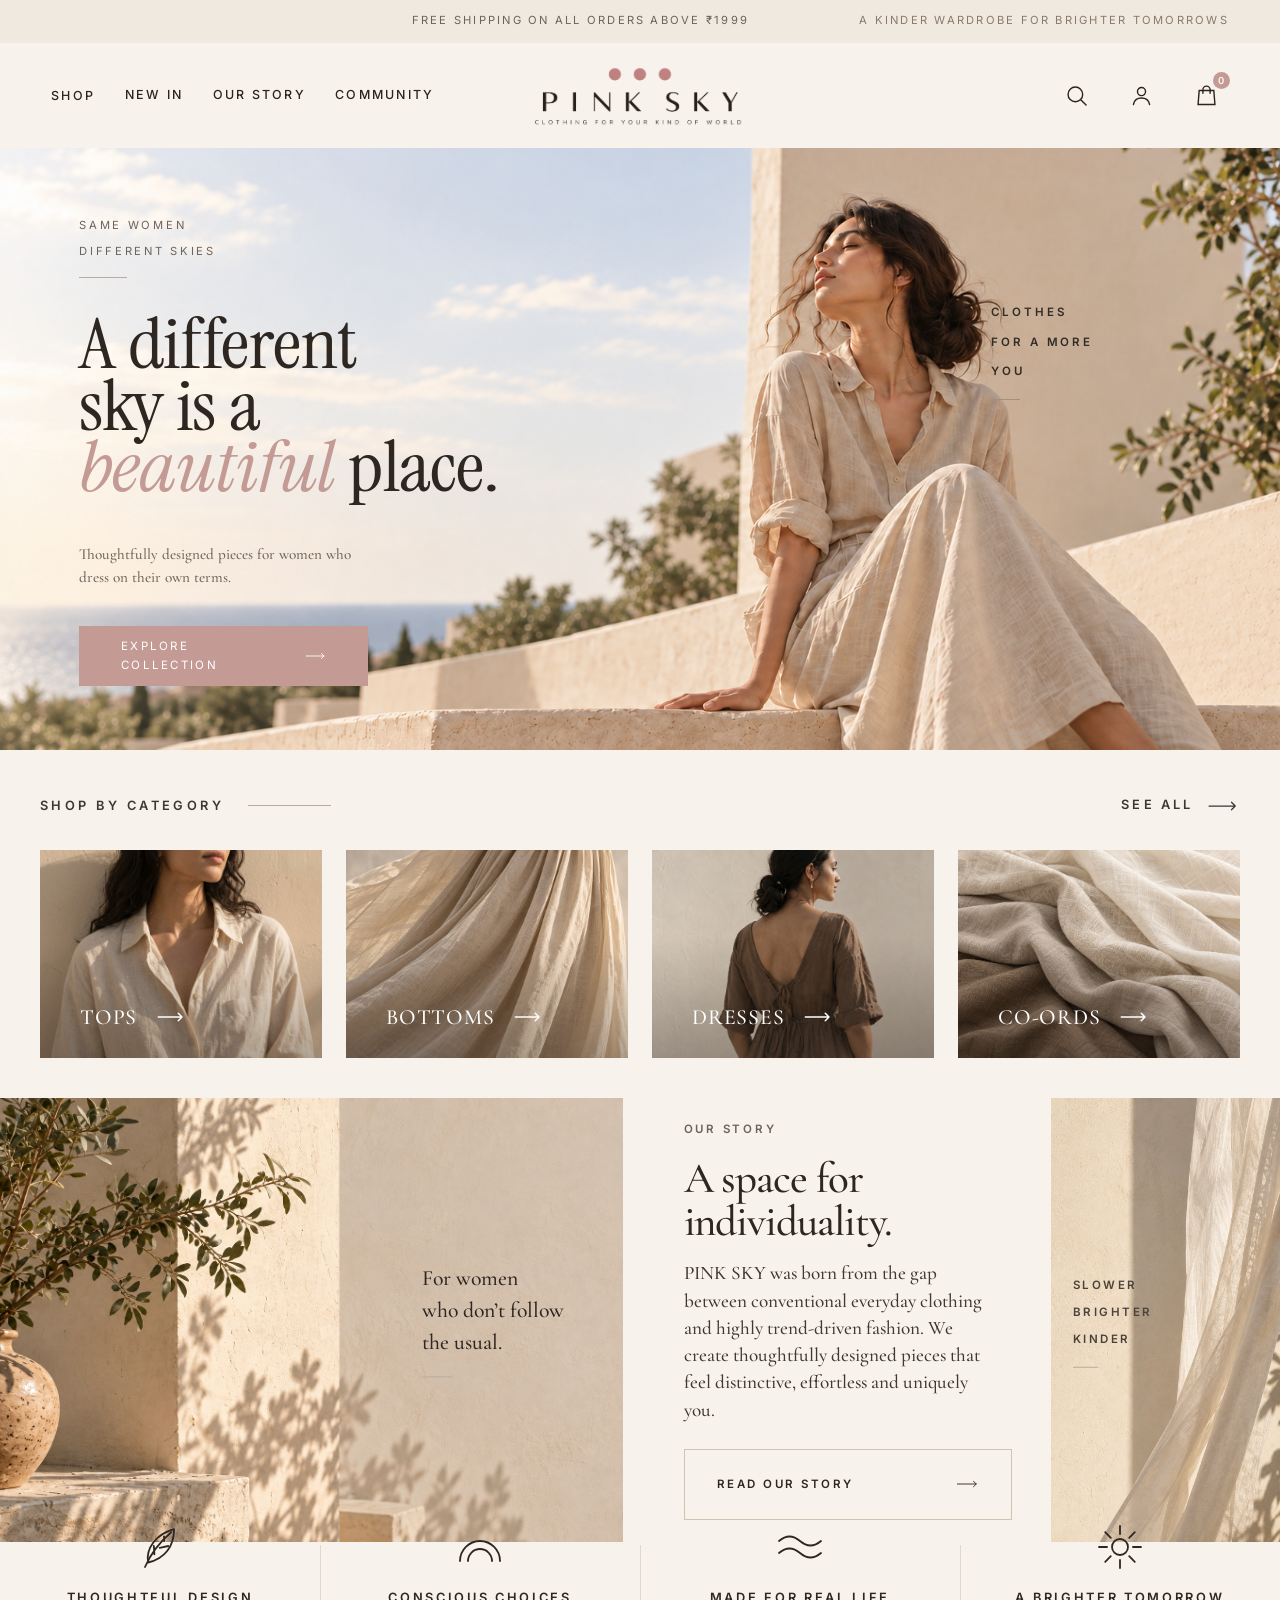
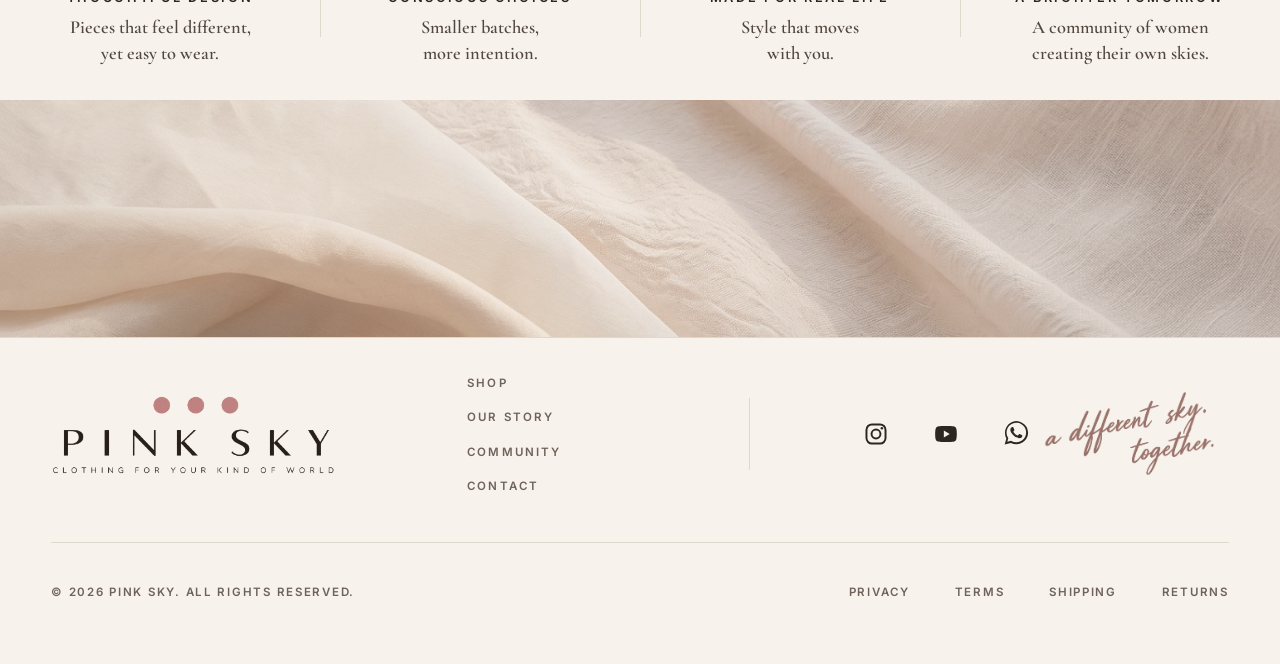
<file: index.html>
<!DOCTYPE html>
<html lang="en">
<head>
<meta charset="utf-8">
<meta name="viewport" content="width=device-width, initial-scale=1">
<title>PINK SKY — Clothing for your kind of world</title>
<meta name="description" content="PINK SKY makes thoughtfully designed pieces for women who dress on their own terms. Smaller batches, more intention.">
<link rel="preconnect" href="https://fonts.googleapis.com">
<link rel="preconnect" href="https://fonts.gstatic.com" crossorigin>
<link href="https://fonts.googleapis.com/css2?family=Cormorant+Garamond:wght@400;500;600&family=Instrument+Serif:ital@0;1&family=Inter:wght@400;500;600&display=swap" rel="stylesheet">
<link rel="stylesheet" href="assets/css/style.css">
<link rel="stylesheet" href="assets/css/pinksky.css">
<link rel="icon" href="data:image/svg+xml,<svg xmlns='http://www.w3.org/2000/svg' viewBox='0 0 32 32'><circle cx='9' cy='16' r='4' fill='%23C39A94'/><circle cx='16' cy='16' r='4' fill='%23C39A94'/><circle cx='23' cy='16' r='4' fill='%23C39A94'/></svg>">
</head>
<body class="ps">
<a class="skip" href="#main">Skip to content</a>

<!-- ───────────────────────────────────────────── announcement -->
<div class="announce">
  <div class="announce__inner wrap">
    <span>Free shipping on all orders above ₹1999</span>
    <span>A kinder wardrobe for brighter tomorrows</span>
  </div>
</div>

<!-- ───────────────────────────────────────────── header -->
<header class="head" data-head>
  <div class="head__inner wrap">
    <nav class="nav nav--left" aria-label="Primary">
      <button class="icon-btn burger" data-open-nav aria-label="Open menu">
        <span></span><span></span><span></span>
      </button>
      <div class="has-mega">
        <a class="nav__link" href="shop.html">Shop</a>
        <div class="mega">
          <div>
            <h3>By category</h3>
            <ul>
              <li><a href="shop.html?cat=separates">Tops</a></li>
              <li><a href="shop.html?cat=separates">Bottoms</a></li>
              <li><a href="shop.html?cat=dresses">Dresses</a></li>
              <li><a href="shop.html?cat=kurtas">Co-ords</a></li>
              <li><a href="shop.html?cat=outerwear">Outerwear</a></li>
              <li><a href="shop.html?cat=accessories">Accessories</a></li>
            </ul>
          </div>
          <div>
            <h3>By fabric</h3>
            <ul>
              <li><a href="shop.html">Handloom cotton</a></li>
              <li><a href="shop.html">Washed linen</a></li>
              <li><a href="shop.html">Mulberry silk</a></li>
              <li><a href="shop.html">Chanderi</a></li>
              <li><a href="shop.html">Organic knit</a></li>
            </ul>
          </div>
          <div>
            <h3>Edits</h3>
            <ul>
              <li><a href="shop.html?cat=new">New this week</a></li>
              <li><a href="shop.html">Everyday whites</a></li>
              <li><a href="shop.html">Occasion dressing</a></li>
              <li><a href="shop.html?cat=sale">Last chance</a></li>
            </ul>
          </div>
          <a class="mega__promo" href="shop.html?cat=dresses">
            <img src="assets/img/ps-dresses.jpg" alt="The dress edit" width="800" height="600" loading="lazy">
            <span>The dress edit →</span>
          </a>
        </div>
      </div>
      <a class="nav__link" href="shop.html?cat=new">New In</a>
      <a class="nav__link" href="about.html">Our Story</a>
      <a class="nav__link" href="community.html">Community</a>
    </nav>

    <a class="brand-img" href="index.html" aria-label="PINK SKY — clothing for your kind of world">
      <img src="assets/img/logo.png" alt="PINK SKY" width="1024" height="342">
    </a>

    <nav class="nav nav--right" aria-label="Account and bag">
      <a class="icon-btn" href="shop.html" aria-label="Search">
        <svg viewBox="0 0 24 24"><circle cx="11" cy="11" r="6.5"/><path d="M16 16l4.5 4.5" stroke-linecap="round"/></svg>
      </a>
      <a class="icon-btn" href="contact.html#account" aria-label="Login or register" title="Login or register">
        <svg viewBox="0 0 24 24"><circle cx="12" cy="8.5" r="3.6"/><path d="M4.8 20c.7-3.7 3.6-5.8 7.2-5.8s6.5 2.1 7.2 5.8" stroke-linecap="round"/></svg>
      </a>
      <button class="icon-btn" data-open-cart aria-label="Open bag">
        <svg viewBox="0 0 24 24"><path d="M5.5 7.5h13l1 12.5h-15z"/><path d="M8.8 10V6.9a3.2 3.2 0 0 1 6.4 0V10" stroke-linecap="round"/></svg>
        <span class="count" data-cart-count>0</span>
      </button>
    </nav>
  </div>
</header>


<main id="main">

  <!-- ───────────────────────────────────────── hero -->
  <section class="ps-hero">
    <div class="ps-hero__body">
      <p class="ps-eyebrow" data-hero-eyebrow>Same women<br>Different skies</p>
      <i class="ps-hero__rule"></i>
      <h1 data-hero-head>A different<br>sky is a<br><em>beautiful</em> place.</h1>
      <p class="ps-hero__copy" data-hero-copy>Thoughtfully designed pieces for women who dress on their own terms.</p>

      <a class="ps-btn" href="shop.html" data-hero-cta>Explore collection
        <svg viewBox="0 0 24 8"><path d="M0 4h21M18 1l3 3-3 3" stroke-linecap="round" stroke-linejoin="round"/></svg>
      </a>

    </div>

    <div class="ps-hero__media">
      <img class="is-on" src="assets/img/ps-hero-template-match.png" alt="Woman in soft linen, resting against a sunlit wall" width="1536" height="864" fetchpriority="high">
      <p class="ps-hero__note">Clothes<br>for a more<br>you<i></i></p>
    </div>
  </section>

  <!-- ───────────────────────────────────────── shop by category -->
  <section class="section section--tight wrap ps-shop">
    <div class="ps-label" data-reveal>
      <span class="ps-label__l">
        <span class="ps-eyebrow">Shop by category</span>
        <i></i>
      </span>
      <a class="ps-see" href="shop.html">See all
        <svg viewBox="0 0 24 8"><path d="M0 4h21M18 1l3 3-3 3" stroke-linecap="round" stroke-linejoin="round"/></svg>
      </a>
    </div>

    <div class="ps-cats">
      <a class="ps-cat" href="shop.html?cat=separates" data-reveal>
        <img src="assets/img/ps-tops.jpg" alt="" width="800" height="600" loading="lazy">
        <span>Tops <svg viewBox="0 0 22 8"><path d="M0 4h19M16 1l3 3-3 3" stroke-linecap="round" stroke-linejoin="round"/></svg></span>
      </a>
      <a class="ps-cat" href="shop.html?cat=separates" data-reveal>
        <img src="assets/img/ps-bottoms-template-v2.png" alt="" width="1536" height="1152" loading="lazy">
        <span>Bottoms <svg viewBox="0 0 22 8"><path d="M0 4h19M16 1l3 3-3 3" stroke-linecap="round" stroke-linejoin="round"/></svg></span>
      </a>
      <a class="ps-cat" href="shop.html?cat=dresses" data-reveal>
        <img src="assets/img/ps-dresses-template-v2.png" alt="" width="1536" height="1152" loading="lazy">
        <span>Dresses <svg viewBox="0 0 22 8"><path d="M0 4h19M16 1l3 3-3 3" stroke-linecap="round" stroke-linejoin="round"/></svg></span>
      </a>
      <a class="ps-cat" href="shop.html?cat=kurtas" data-reveal>
        <img src="assets/img/ps-coords-template-v2.png" alt="" width="1536" height="1152" loading="lazy">
        <span>Co-ords <svg viewBox="0 0 22 8"><path d="M0 4h19M16 1l3 3-3 3" stroke-linecap="round" stroke-linejoin="round"/></svg></span>
      </a>
    </div>
  </section>

  <!-- ───────────────────────────────────────── our story -->
  <section class="ps-story" data-reveal>
    <div class="ps-story__fig">
      <img src="assets/img/ps-story-template-v2.png" alt="A vase and soft leaf shadows against a pale wall" width="1536" height="864" loading="lazy">
      <p>For women<br>who don’t follow<br>the usual.<i></i></p>
    </div>

    <div class="ps-story__body">
      <p class="ps-eyebrow">Our story</p>
      <h2>A space for individuality.</h2>
      <p>PINK SKY was born from the gap between conventional everyday clothing and highly trend-driven fashion. We create thoughtfully designed pieces that feel distinctive, effortless and uniquely you.</p>
      <a class="ps-outline" href="about.html">Read our story
        <svg viewBox="0 0 24 8"><path d="M0 4h21M18 1l3 3-3 3" stroke-linecap="round" stroke-linejoin="round"/></svg>
      </a>
    </div>

    <div class="ps-story__slim">
      <img src="assets/img/ps-slim-template-v2.png" alt="" aria-hidden="true" width="1024" height="1536" loading="lazy">
      <p>Slower<br>Brighter<br>Kinder<i></i></p>
    </div>
  </section>

  <!-- ───────────────────────────────────────── values -->
  <section class="ps-values">
    <div data-reveal>
      <svg viewBox="0 0 48 48" aria-hidden="true"><path d="M12 39.5C9.8 25.4 19.7 11.5 38 6.2c.2 16.8-9.2 29.4-26 33.3Z" stroke-linejoin="round"/><path d="M9 44C15.2 29.6 24.1 18.8 35.2 9.3M18.4 31.3l-.6-8.5M23.7 24.9l8.6-1.9M28.2 18.1l-.2-4.7" stroke-linecap="round" stroke-linejoin="round"/></svg>
      <h3>Thoughtful design</h3>
      <p>Pieces that feel different,<br>yet easy to wear.</p>
    </div>
    <div data-reveal>
      <svg viewBox="0 0 48 48" aria-hidden="true"><path d="M4 38a20 20 0 0 1 40 0M12 38a12 12 0 0 1 24 0" stroke-linecap="round"/></svg>
      <h3>Conscious choices</h3>
      <p>Smaller batches,<br>more intention.</p>
    </div>
    <div data-reveal>
      <svg viewBox="0 0 48 48" aria-hidden="true"><path d="M3 18c7-6 14-6 21 0s14 6 21 0M3 30c7-6 14-6 21 0s14 6 21 0" stroke-linecap="round"/></svg>
      <h3>Made for real life</h3>
      <p>Style that moves<br>with you.</p>
    </div>
    <div data-reveal>
      <svg viewBox="0 0 48 48" aria-hidden="true"><circle cx="24" cy="24" r="8"/><path d="M24 3v8M24 37v8M3 24h8M37 24h8M9.2 9.2l5.6 5.6M33.2 33.2l5.6 5.6M38.8 9.2l-5.6 5.6M14.8 33.2l-5.6 5.6" stroke-linecap="round"/></svg>
      <h3>A brighter tomorrow</h3>
      <p>A community of women<br>creating their own skies.</p>
    </div>
  </section>

  <!-- ───────────────────────────────────────── newsletter band -->
  <section class="ps-band">
    <img src="assets/img/ps-band.jpg" alt="" aria-hidden="true" width="1800" height="500" loading="lazy">
    <div class="ps-band__inner wrap">
      <div data-reveal>
        <p class="ps-eyebrow">Stay in the loop</p>
        <h2>New collections, stories and a little more light.</h2>
      </div>
      <form data-fakeform="Thank you — check your inbox to confirm." data-reveal>
        <div class="ps-field">
          <input type="email" required placeholder="Your email address" aria-label="Your email address">
          <button type="submit" aria-label="Subscribe">
            <svg viewBox="0 0 24 9"><path d="M0 4.5h21M18 1.5l3 3-3 3" stroke-linecap="round" stroke-linejoin="round"/></svg>
          </button>
        </div>
      </form>
    </div>
  </section>
</main>

<!-- ───────────────────────────────────────────── footer -->
<footer class="ps-foot">
  <div class="wrap">
    <div class="ps-foot__top">
      <a class="brand-img" href="index.html" aria-label="PINK SKY">
        <img src="assets/img/logo.png" alt="PINK SKY" width="1024" height="342">
      </a>

      <ul class="ps-foot__links">
        <li><a href="shop.html">Shop</a></li>
        <li><a href="about.html">Our Story</a></li>
        <li><a href="community.html">Community</a></li>
        <li><a href="contact.html#contact">Contact</a></li>
      </ul>

      <div class="ps-social">
        <a href="#" aria-label="Instagram"><svg viewBox="0 0 24 24" fill="none" stroke="currentColor" stroke-width="1.8"><rect x="3.2" y="3.2" width="17.6" height="17.6" rx="5"/><circle cx="12" cy="12" r="4.1"/><circle cx="17.4" cy="6.8" r="1.15" fill="currentColor" stroke="none"/></svg></a>
        <a href="#" aria-label="YouTube"><svg viewBox="0 0 24 24" fill="currentColor"><path d="M21.55 7.15a2.8 2.8 0 0 0-1.97-1.98C17.84 4.7 12 4.7 12 4.7s-5.84 0-7.58.47a2.8 2.8 0 0 0-1.97 1.98C2 8.9 2 12 2 12s0 3.1.45 4.85a2.8 2.8 0 0 0 1.97 1.98c1.74.47 7.58.47 7.58.47s5.84 0 7.58-.47a2.8 2.8 0 0 0 1.97-1.98C22 15.1 22 12 22 12s0-3.1-.45-4.85ZM10 15.15v-6.3L15.45 12 10 15.15Z"/></svg></a>
        <a href="#" aria-label="WhatsApp"><svg viewBox="0 0 16 16" fill="currentColor"><path d="M13.601 2.326A7.854 7.854 0 0 0 9.651 1.188a8.129 8.129 0 0 0-6.9 12.006L1.605 17.38l4.284-1.125a8.126 8.126 0 0 0 3.762.956h.003a8.1 8.1 0 0 0 8.126-8.105 8.12 8.12 0 0 0-4.179-6.78Zm-3.95 13.514a6.74 6.74 0 0 1-3.44-.94l-.247-.147-2.542.668.678-2.477-.16-.254a6.755 6.755 0 1 1 5.711 3.15Zm3.71-5.064c-.203-.102-1.204-.594-1.391-.662-.187-.068-.323-.102-.458.102-.136.203-.526.662-.645.797-.119.136-.238.153-.441.051-.203-.102-.858-.316-1.635-1.008-.604-.538-1.012-1.203-1.131-1.406-.119-.204-.013-.314.089-.415.092-.091.204-.237.306-.356.102-.119.135-.204.203-.34.068-.135.034-.254-.017-.356-.051-.102-.458-1.102-.628-1.509-.165-.397-.332-.343-.458-.349l-.39-.007a.748.748 0 0 0-.543.254c-.187.204-.713.696-.713 1.696s.73 1.967.831 2.103c.102.135 1.435 2.19 3.477 3.071.486.209.865.334 1.161.428.488.155.932.133 1.283.081.391-.058 1.204-.492 1.374-.967.17-.475.17-.882.119-.967-.051-.085-.187-.136-.39-.238Z" transform="translate(-1 -1) scale(.89)"/></svg></a>
      </div>

      <div class="ps-foot__script">
        <img src="assets/img/tagline-script.png" alt="a different sky, together." width="1925" height="817" loading="lazy">
      </div>
    </div>

    <div class="ps-foot__bar">
      <span>© 2026 PINK SKY. ALL RIGHTS RESERVED.</span>
      <nav aria-label="Legal">
        <a href="contact.html#faq">Privacy</a>
        <a href="contact.html#faq">Terms</a>
        <a href="track.html">Shipping</a>
        <a href="contact.html#faq">Returns</a>
      </nav>
    </div>
  </div>
</footer>

<!-- ───────────────────────────────────────────── mobile nav -->
<div class="mnav" data-mnav aria-hidden="true">
  <div class="mnav__top">
    <span class="brand-img"><img src="assets/img/logo.png" alt="PINK SKY" width="1024" height="342"></span>
    <button class="icon-btn" data-close-nav aria-label="Close menu">
      <svg viewBox="0 0 24 24"><path d="M6 6l12 12M18 6L6 18" stroke-linecap="round"/></svg>
    </button>
  </div>
  <div class="mnav__body">
    <a href="shop.html?cat=new">New In</a>
    <a href="shop.html?cat=separates">Tops</a>
    <a href="shop.html?cat=separates">Bottoms</a>
    <a href="shop.html?cat=dresses">Dresses</a>
    <a href="shop.html?cat=kurtas">Co-ords</a>
    <a href="shop.html?cat=outerwear">Outerwear</a>
    <a href="shop.html?cat=sale" style="color:var(--sale)">Sale</a>
    <div class="mnav__meta">
      <a href="track.html">Track your order</a>
      <a href="contact.html#account">Login / Register</a>
      <a href="about.html">Our story</a>
      <a href="community.html">Community</a>
      <a href="contact.html#contact">Contact</a>
    </div>
  </div>
</div>

<!-- ───────────────────────────────────────────── cart -->
<div class="scrim" data-scrim></div>
<aside class="cart" data-cart aria-hidden="true" aria-label="Shopping bag">
  <div class="cart__head">
    <h2>Your bag (<span data-cart-count>0</span>)</h2>
    <button class="icon-btn" data-close-cart aria-label="Close bag">
      <svg viewBox="0 0 24 24"><path d="M6 6l12 12M18 6L6 18" stroke-linecap="round"/></svg>
    </button>
  </div>
  <div class="cart__items" data-cart-items></div>
  <div class="cart__foot">
    <div class="cart__line"><span>Subtotal</span><strong data-cart-total>₹0</strong></div>
    <div class="cart__line"><span>Shipping</span><span data-cart-ship>Free</span></div>
    <button class="btn btn--block" data-checkout>Proceed to checkout</button>
    <p class="cart__note">Taxes included. Demo store — no payment is taken.</p>
  </div>
</aside>

<script src="assets/js/data.js"></script>
<script src="assets/js/main.js"></script>
<script>
  // Allow the published pages; keep links to unfinished pages inactive.
  const canNavigateFromHome = (href) => /^(shop\.html|community\.html)(?:[?#].*)?$/.test(href);
  document.addEventListener('click', (event) => {
    const link = event.target.closest('a[href]');
    const href = link?.getAttribute('href') || '';
    if (link && !href.startsWith('#') && !canNavigateFromHome(href)) {
      event.preventDefault();
    }
  });
  document.querySelectorAll('a[href]').forEach((link) => {
    const href = link.getAttribute('href') || '';
    if (href && !href.startsWith('#') && !canNavigateFromHome(href)) {
      link.removeAttribute('href');
      link.setAttribute('aria-disabled', 'true');
    }
  });
</script>
</body>
</html>
</file>
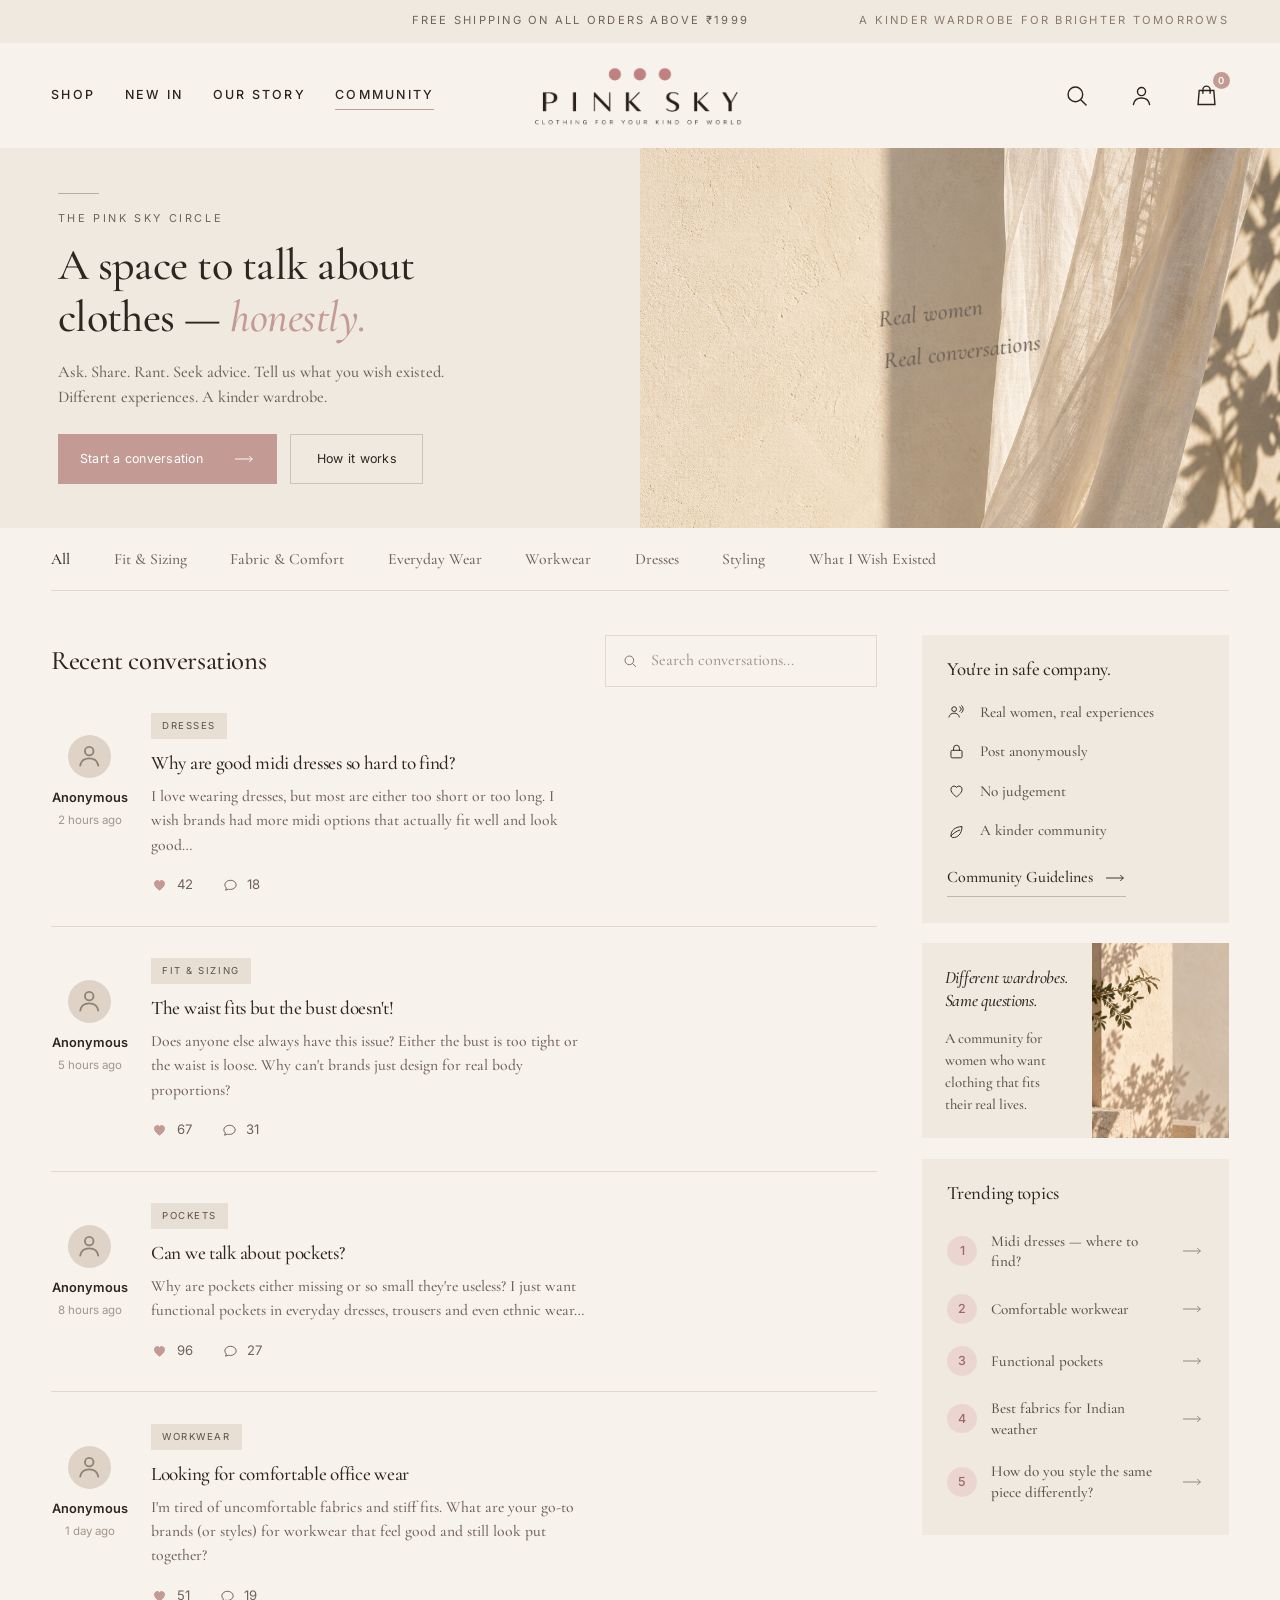
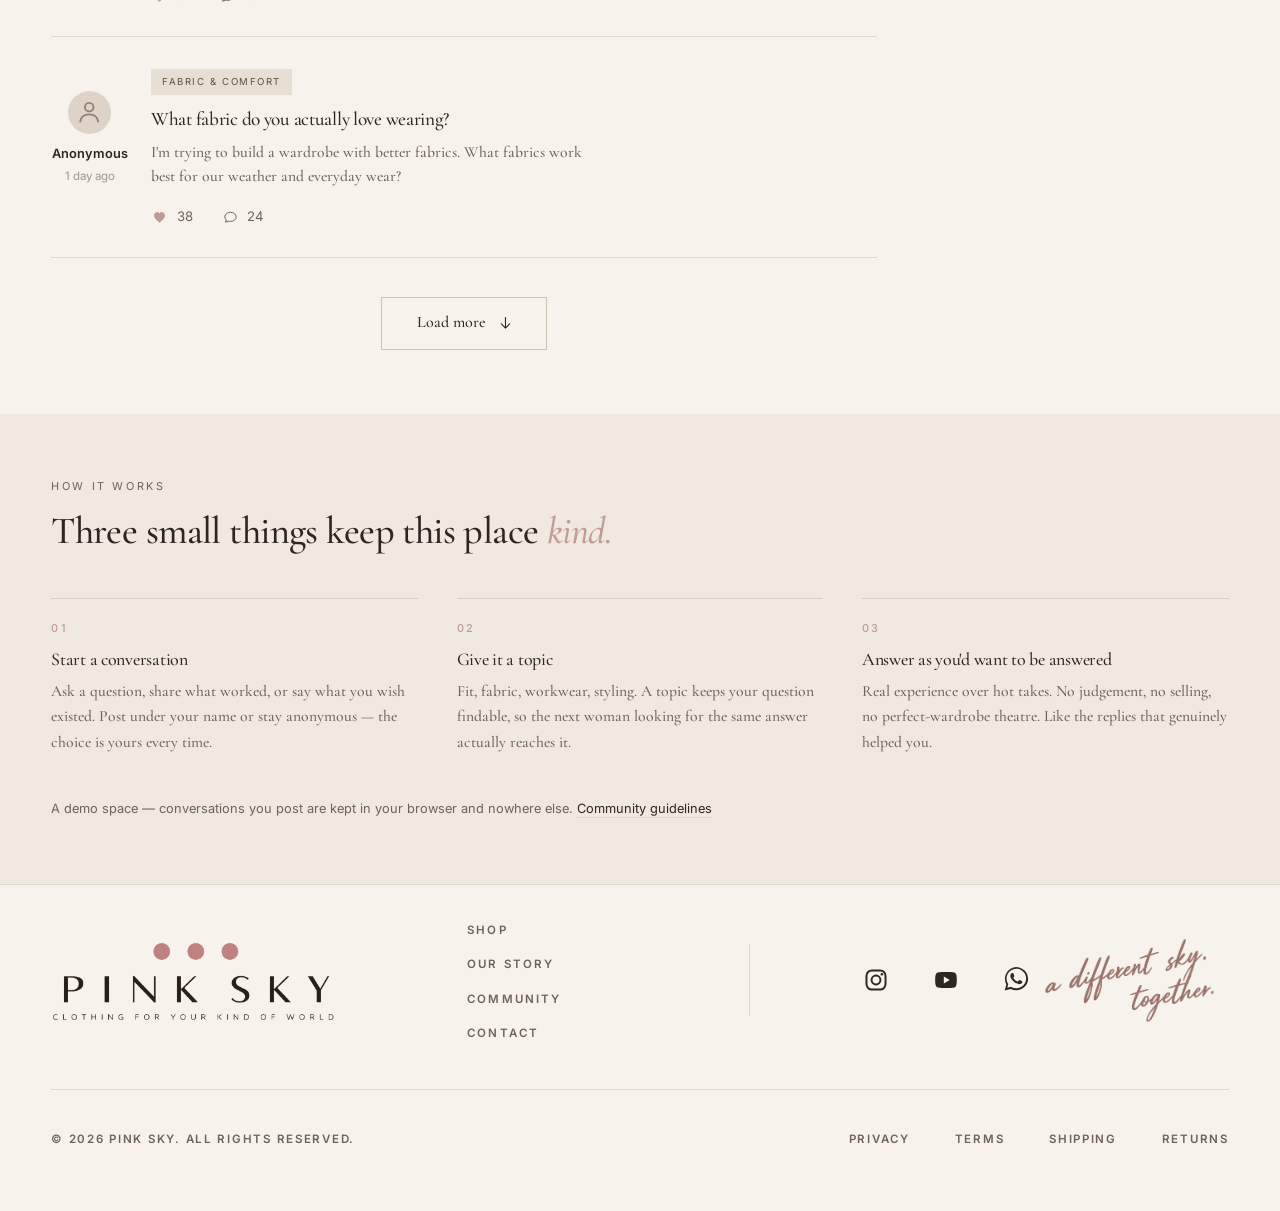
<file: community.html>
<!DOCTYPE html>
<html lang="en">
<head>
<meta charset="utf-8">
<meta name="viewport" content="width=device-width, initial-scale=1">
<title>Community — PINK SKY</title>
<meta name="description" content="The Pink Sky Circle — a space to talk about clothes honestly. Ask, share, seek advice and tell us what you wish existed.">
<link rel="preconnect" href="https://fonts.googleapis.com">
<link rel="preconnect" href="https://fonts.gstatic.com" crossorigin>
<link href="https://fonts.googleapis.com/css2?family=Cormorant+Garamond:wght@400;500;600&family=Instrument+Serif:ital@0;1&family=Inter:wght@400;500;600&display=swap" rel="stylesheet">
<link rel="stylesheet" href="assets/css/style.css">
<link rel="stylesheet" href="assets/css/pinksky.css">
<link rel="stylesheet" href="assets/css/community.css">
<link rel="icon" href="data:image/svg+xml,<svg xmlns='http://www.w3.org/2000/svg' viewBox='0 0 32 32'><circle cx='9' cy='16' r='4' fill='%23C39A94'/><circle cx='16' cy='16' r='4' fill='%23C39A94'/><circle cx='23' cy='16' r='4' fill='%23C39A94'/></svg>">
</head>
<body class="ps">
<a class="skip" href="#main">Skip to content</a>

<!-- ───────────────────────────────────────────── announcement -->
<div class="announce">
  <div class="announce__inner wrap">
    <span>Free shipping on all orders above ₹1999</span>
    <span>A kinder wardrobe for brighter tomorrows</span>
  </div>
</div>

<!-- ───────────────────────────────────────────── header -->
<header class="head" data-head>
  <div class="head__inner wrap">
    <nav class="nav nav--left" aria-label="Primary">
      <button class="icon-btn burger" data-open-nav aria-label="Open menu">
        <span></span><span></span><span></span>
      </button>
      <a class="nav__link" href="shop.html">Shop</a>
      <a class="nav__link" href="shop.html?cat=new">New In</a>
      <a class="nav__link" href="about.html">Our Story</a>
      <a class="nav__link" href="community.html">Community</a>
    </nav>

    <a class="brand-img" href="index.html" aria-label="PINK SKY — clothing for your kind of world">
      <img src="assets/img/logo.png" alt="PINK SKY" width="1024" height="342">
    </a>

    <nav class="nav nav--right" aria-label="Account and bag">
      <a class="icon-btn" href="shop.html" aria-label="Search">
        <svg viewBox="0 0 24 24"><circle cx="11" cy="11" r="6.5"/><path d="M16 16l4.5 4.5" stroke-linecap="round"/></svg>
      </a>
      <a class="icon-btn" href="contact.html#account" aria-label="Login or register" title="Login or register">
        <svg viewBox="0 0 24 24"><circle cx="12" cy="8.5" r="3.6"/><path d="M4.8 20c.7-3.7 3.6-5.8 7.2-5.8s6.5 2.1 7.2 5.8" stroke-linecap="round"/></svg>
      </a>
      <button class="icon-btn" data-open-cart aria-label="Open bag">
        <svg viewBox="0 0 24 24"><path d="M5.5 7.5h13l1 12.5h-15z"/><path d="M8.8 10V6.9a3.2 3.2 0 0 1 6.4 0V10" stroke-linecap="round"/></svg>
        <span class="count" data-cart-count>0</span>
      </button>
    </nav>
  </div>
</header>

<main id="main">

  <!-- ───────────────────────────────────────── hero -->
  <section class="cm-hero">
    <div class="cm-hero__body">
      <i class="cm-hero__rule"></i>
      <p class="cm-eyebrow">The Pink Sky Circle</p>
      <h1>A space to talk about clothes — <em>honestly.</em></h1>
      <p class="cm-hero__copy">Ask. Share. Rant. Seek advice. Tell us what you wish existed.<br>Different experiences. A kinder wardrobe.</p>
      <div class="cm-hero__actions">
        <a class="cm-btn" href="#conversations" data-cm-start aria-expanded="false" aria-controls="cm-compose">Start a conversation <svg viewBox="0 0 22 8"><path d="M0 4h19M16 1l3 3-3 3" stroke-linecap="round" stroke-linejoin="round"/></svg></a>
        <a class="cm-btn cm-btn--ghost" href="#how-it-works">How it works</a>
      </div>
    </div>
    <div class="cm-hero__media">
      <img src="assets/img/ps-slim-template-v2.png" alt="" aria-hidden="true" width="1536" height="864">
      <p class="cm-hero__script">Real women<br>Real conversations<i></i></p>
    </div>
  </section>

  <!-- ───────────────────────────────────────── topic tabs -->
  <div class="wrap">
    <nav class="cm-tabs" aria-label="Conversation topics">
      <button class="cm-tab is-on" data-cm-tab="all">All</button>
      <button class="cm-tab" data-cm-tab="fit">Fit &amp; Sizing</button>
      <button class="cm-tab" data-cm-tab="fabric">Fabric &amp; Comfort</button>
      <button class="cm-tab" data-cm-tab="everyday">Everyday Wear</button>
      <button class="cm-tab" data-cm-tab="workwear">Workwear</button>
      <button class="cm-tab" data-cm-tab="dresses">Dresses</button>
      <button class="cm-tab" data-cm-tab="styling">Styling</button>
      <button class="cm-tab" data-cm-tab="wish">What I Wish Existed</button>
    </nav>
  </div>

  <!-- ───────────────────────────────────────── feed + sidebar -->
  <div class="wrap cm-layout">
    <section id="conversations">
      <div class="cm-head">
        <h2>Recent conversations</h2>
        <label class="cm-search">
          <svg viewBox="0 0 24 24"><circle cx="11" cy="11" r="6.5"/><path d="M16 16l4.5 4.5" stroke-linecap="round"/></svg>
          <input type="search" placeholder="Search conversations..." aria-label="Search conversations" data-cm-search>
        </label>
      </div>

      <!-- composer: opens from either Start a conversation button -->
      <form class="cm-compose" id="cm-compose" data-cm-compose hidden>
        <div class="cm-compose__top">
          <label class="cm-compose__topic">
            <span>Topic</span>
            <select data-cm-topic aria-label="Conversation topic"></select>
          </label>
          <label class="cm-compose__anon">
            <input type="checkbox" checked data-cm-anon>
            <span>Post anonymously</span>
          </label>
        </div>

        <label class="cm-compose__name" data-cm-name-wrap hidden>
          <span>Your name</span>
          <input type="text" maxlength="40" placeholder="How should we call you?" data-cm-name>
        </label>

        <input class="cm-compose__title" type="text" maxlength="90" required
               placeholder="What's on your mind?" aria-label="Conversation title" data-cm-title>
        <textarea class="cm-compose__body" rows="4" maxlength="600" required
                  placeholder="Share the detail — what you've tried, what you wish existed…"
                  aria-label="Your message" data-cm-body></textarea>

        <div class="cm-compose__foot">
          <p class="cm-compose__note">Be kind. Demo space — your post is kept in this browser only.</p>
          <div class="cm-compose__btns">
            <button type="button" class="cm-btn cm-btn--ghost" data-cm-cancel>Cancel</button>
            <button type="submit" class="cm-btn">Post</button>
          </div>
        </div>
      </form>

      <div class="cm-feed" data-cm-feed></div>

      <div class="cm-more" data-cm-more-wrap>
        <button type="button" data-cm-more>Load more
          <svg viewBox="0 0 12 14"><path d="M6 0v12M1.5 7.5L6 12l4.5-4.5" stroke-linecap="round" stroke-linejoin="round"/></svg>
        </button>
      </div>
    </section>

    <aside class="cm-side">
      <div class="cm-card">
        <h3>You're in safe company.</h3>
        <ul class="cm-safe">
          <li><svg viewBox="0 0 24 24"><circle cx="9" cy="9" r="3"/><path d="M2.5 19c.6-3.1 3-4.9 6.5-4.9s5.9 1.8 6.5 4.9" stroke-linecap="round"/><path d="M16 6.2a3 3 0 0 1 0 5.6M18.5 4.6a5.6 5.6 0 0 1 0 8.8" stroke-linecap="round"/></svg><span>Real women, real experiences</span></li>
          <li><svg viewBox="0 0 24 24"><rect x="5" y="10.5" width="14" height="9.5" rx="1.6"/><path d="M8.3 10.5V7.8a3.7 3.7 0 0 1 7.4 0v2.7" stroke-linecap="round"/></svg><span>Post anonymously</span></li>
          <li><svg viewBox="0 0 24 24"><path d="M12 20s-7-4.6-7-9.2A3.9 3.9 0 0 1 12 8a3.9 3.9 0 0 1 7 2.8C19 15.4 12 20 12 20z" stroke-linejoin="round"/></svg><span>No judgement</span></li>
          <li><svg viewBox="0 0 24 24"><path d="M5 19c0-7 4.5-11.5 14-12-.5 9.5-5 14-12 14z" stroke-linejoin="round"/><path d="M5 19c3-3.5 6.5-6 11-7.5" stroke-linecap="round"/></svg><span>A kinder community</span></li>
        </ul>
        <a class="cm-guidelines" href="guidelines.html">Community Guidelines <svg viewBox="0 0 22 8"><path d="M0 4h19M16 1l3 3-3 3" stroke-linecap="round" stroke-linejoin="round"/></svg></a>
      </div>

      <div class="cm-promo">
        <div class="cm-promo__body">
          <h3>Different wardrobes.<br>Same questions.</h3>
          <p>A community for women who want clothing that fits their real lives.</p>
        </div>
        <div class="cm-promo__media">
          <img src="assets/img/ps-story-template-v2.png" alt="" aria-hidden="true" width="1536" height="864" loading="lazy">
        </div>
      </div>

      <div class="cm-card">
        <h3>Trending topics</h3>
        <ul class="cm-trend">
          <li><a href="#"><b>1</b><span>Midi dresses — where to find?</span><svg viewBox="0 0 22 8"><path d="M0 4h19M16 1l3 3-3 3" stroke-linecap="round" stroke-linejoin="round"/></svg></a></li>
          <li><a href="#"><b>2</b><span>Comfortable workwear</span><svg viewBox="0 0 22 8"><path d="M0 4h19M16 1l3 3-3 3" stroke-linecap="round" stroke-linejoin="round"/></svg></a></li>
          <li><a href="#"><b>3</b><span>Functional pockets</span><svg viewBox="0 0 22 8"><path d="M0 4h19M16 1l3 3-3 3" stroke-linecap="round" stroke-linejoin="round"/></svg></a></li>
          <li><a href="#"><b>4</b><span>Best fabrics for Indian weather</span><svg viewBox="0 0 22 8"><path d="M0 4h19M16 1l3 3-3 3" stroke-linecap="round" stroke-linejoin="round"/></svg></a></li>
          <li><a href="#"><b>5</b><span>How do you style the same piece differently?</span><svg viewBox="0 0 22 8"><path d="M0 4h19M16 1l3 3-3 3" stroke-linecap="round" stroke-linejoin="round"/></svg></a></li>
        </ul>
      </div>
    </aside>
  </div>

  <!-- ───────────────────────────────────────── how it works -->
  <section class="cm-how" id="how-it-works">
    <div class="wrap">
      <div class="cm-how__head">
        <p class="cm-eyebrow">How it works</p>
        <h2>Three small things keep this place <em>kind.</em></h2>
      </div>

      <ol class="cm-how__steps">
        <li>
          <b>01</b>
          <h3>Start a conversation</h3>
          <p>Ask a question, share what worked, or say what you wish existed. Post under your name or stay anonymous — the choice is yours every time.</p>
        </li>
        <li>
          <b>02</b>
          <h3>Give it a topic</h3>
          <p>Fit, fabric, workwear, styling. A topic keeps your question findable, so the next woman looking for the same answer actually reaches it.</p>
        </li>
        <li>
          <b>03</b>
          <h3>Answer as you'd want to be answered</h3>
          <p>Real experience over hot takes. No judgement, no selling, no perfect-wardrobe theatre. Like the replies that genuinely helped you.</p>
        </li>
      </ol>

      <p class="cm-how__note">A demo space — conversations you post are kept in your browser and nowhere else. <a href="guidelines.html">Community guidelines</a></p>
    </div>
  </section>
</main>

<!-- ───────────────────────────────────────────── footer -->
<footer class="ps-foot">
  <div class="wrap">
    <div class="ps-foot__top">
      <a class="brand-img" href="index.html" aria-label="PINK SKY">
        <img src="assets/img/logo.png" alt="PINK SKY" width="1024" height="342">
      </a>

      <ul class="ps-foot__links">
        <li><a href="shop.html">Shop</a></li>
        <li><a href="about.html">Our Story</a></li>
        <li><a href="community.html">Community</a></li>
        <li><a href="contact.html#contact">Contact</a></li>
      </ul>

      <div class="ps-social">
        <a href="#" aria-label="Instagram"><svg viewBox="0 0 24 24" fill="none" stroke="currentColor" stroke-width="1.8"><rect x="3.2" y="3.2" width="17.6" height="17.6" rx="5"/><circle cx="12" cy="12" r="4.1"/><circle cx="17.4" cy="6.8" r="1.15" fill="currentColor" stroke="none"/></svg></a>
        <a href="#" aria-label="YouTube"><svg viewBox="0 0 24 24" fill="currentColor"><path d="M21.55 7.15a2.8 2.8 0 0 0-1.97-1.98C17.84 4.7 12 4.7 12 4.7s-5.84 0-7.58.47a2.8 2.8 0 0 0-1.97 1.98C2 8.9 2 12 2 12s0 3.1.45 4.85a2.8 2.8 0 0 0 1.97 1.98c1.74.47 7.58.47 7.58.47s5.84 0 7.58-.47a2.8 2.8 0 0 0 1.97-1.98C22 15.1 22 12 22 12s0-3.1-.45-4.85ZM10 15.15v-6.3L15.45 12 10 15.15Z"/></svg></a>
        <a href="#" aria-label="WhatsApp"><svg viewBox="0 0 16 16" fill="currentColor"><path d="M13.601 2.326A7.854 7.854 0 0 0 9.651 1.188a8.129 8.129 0 0 0-6.9 12.006L1.605 17.38l4.284-1.125a8.126 8.126 0 0 0 3.762.956h.003a8.1 8.1 0 0 0 8.126-8.105 8.12 8.12 0 0 0-4.179-6.78Zm-3.95 13.514a6.74 6.74 0 0 1-3.44-.94l-.247-.147-2.542.668.678-2.477-.16-.254a6.755 6.755 0 1 1 5.711 3.15Zm3.71-5.064c-.203-.102-1.204-.594-1.391-.662-.187-.068-.323-.102-.458.102-.136.203-.526.662-.645.797-.119.136-.238.153-.441.051-.203-.102-.858-.316-1.635-1.008-.604-.538-1.012-1.203-1.131-1.406-.119-.204-.013-.314.089-.415.092-.091.204-.237.306-.356.102-.119.135-.204.203-.34.068-.135.034-.254-.017-.356-.051-.102-.458-1.102-.628-1.509-.165-.397-.332-.343-.458-.349l-.39-.007a.748.748 0 0 0-.543.254c-.187.204-.713.696-.713 1.696s.73 1.967.831 2.103c.102.135 1.435 2.19 3.477 3.071.486.209.865.334 1.161.428.488.155.932.133 1.283.081.391-.058 1.204-.492 1.374-.967.17-.475.17-.882.119-.967-.051-.085-.187-.136-.39-.238Z" transform="translate(-1 -1) scale(.89)"/></svg></a>
      </div>

      <div class="ps-foot__script">
        <img src="assets/img/tagline-script.png" alt="a different sky, together." width="1925" height="817" loading="lazy">
      </div>
    </div>

    <div class="ps-foot__bar">
      <span>© 2026 PINK SKY. ALL RIGHTS RESERVED.</span>
      <nav aria-label="Legal">
        <a href="contact.html#faq">Privacy</a>
        <a href="contact.html#faq">Terms</a>
        <a href="track.html">Shipping</a>
        <a href="contact.html#faq">Returns</a>
      </nav>
    </div>
  </div>
</footer>

<!-- ───────────────────────────────────────────── mobile nav -->
<div class="mnav" data-mnav aria-hidden="true">
  <div class="mnav__top">
    <span class="brand-img"><img src="assets/img/logo.png" alt="PINK SKY" width="1024" height="342"></span>
    <button class="icon-btn" data-close-nav aria-label="Close menu">
      <svg viewBox="0 0 24 24"><path d="M6 6l12 12M18 6L6 18" stroke-linecap="round"/></svg>
    </button>
  </div>
  <div class="mnav__body">
    <a href="shop.html?cat=new">New In</a>
    <a href="shop.html?cat=separates">Tops</a>
    <a href="shop.html?cat=separates">Bottoms</a>
    <a href="shop.html?cat=dresses">Dresses</a>
    <a href="shop.html?cat=kurtas">Co-ords</a>
    <a href="shop.html?cat=outerwear">Outerwear</a>
    <a href="shop.html?cat=sale" style="color:var(--sale)">Sale</a>
    <div class="mnav__meta">
      <a href="track.html">Track your order</a>
      <a href="contact.html#account">Login / Register</a>
      <a href="about.html">Our story</a>
      <a href="community.html">Community</a>
      <a href="contact.html#contact">Contact</a>
    </div>
  </div>
</div>

<!-- ───────────────────────────────────────────── cart -->
<div class="scrim" data-scrim></div>
<aside class="cart" data-cart aria-hidden="true" aria-label="Shopping bag">
  <div class="cart__head">
    <h2>Your bag (<span data-cart-count>0</span>)</h2>
    <button class="icon-btn" data-close-cart aria-label="Close bag">
      <svg viewBox="0 0 24 24"><path d="M6 6l12 12M18 6L6 18" stroke-linecap="round"/></svg>
    </button>
  </div>
  <div class="cart__items" data-cart-items></div>
  <div class="cart__foot">
    <div class="cart__line"><span>Subtotal</span><strong data-cart-total>₹0</strong></div>
    <div class="cart__line"><span>Shipping</span><span data-cart-ship>Free</span></div>
    <button class="btn btn--block" data-checkout>Proceed to checkout</button>
    <p class="cart__note">Taxes included. Demo store — no payment is taken.</p>
  </div>
</aside>

<script src="assets/js/data.js"></script>
<script src="assets/js/main.js"></script>
<script src="assets/js/community.js"></script>
<script>
  const publishedPages = /^(?:index|shop|community|guidelines)\.html(?:[?#].*)?$/i;
  document.querySelectorAll('a[href]').forEach((link) => {
    const href = link.getAttribute('href') || '';
    if (href && !href.startsWith('#') && !publishedPages.test(href)) {
      link.removeAttribute('href');
      link.setAttribute('aria-disabled', 'true');
      link.addEventListener('click', (event) => event.preventDefault());
    }
  });
</script>
</body>
</html>
</file>
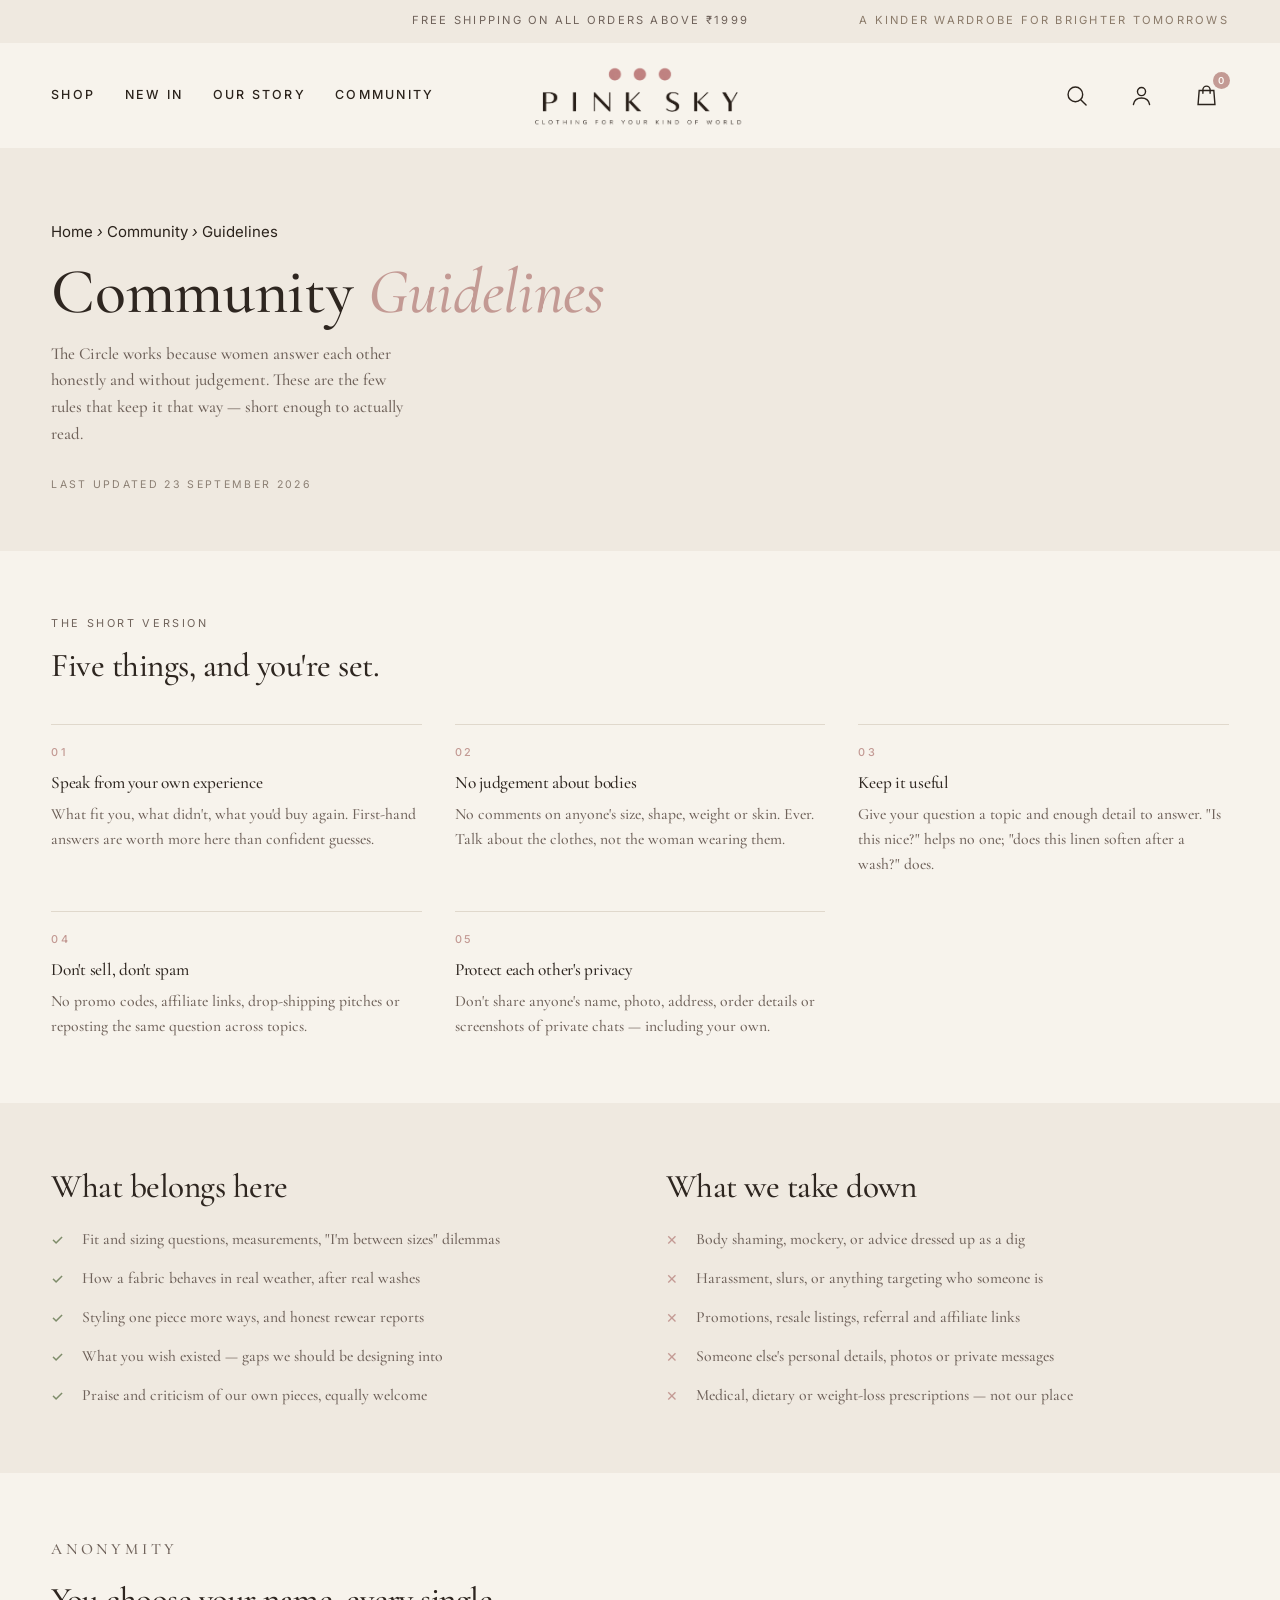
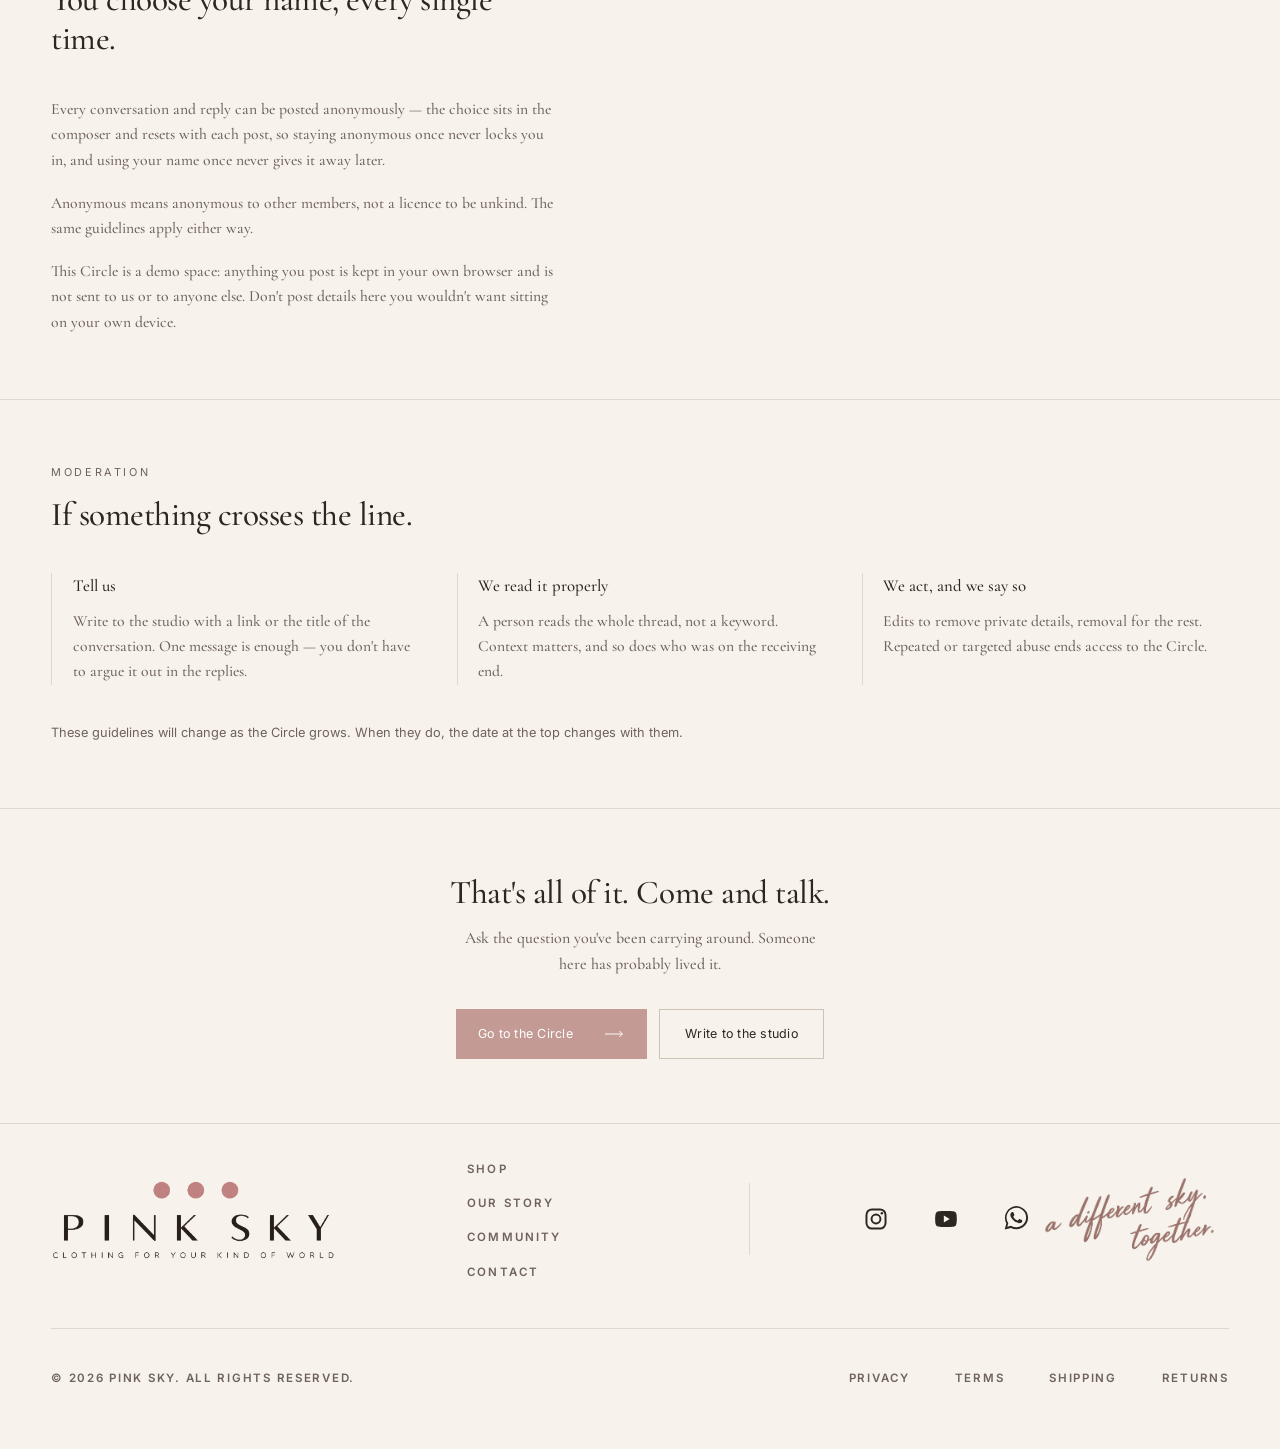
<file: guidelines.html>
<!DOCTYPE html>
<html lang="en">
<head>
<meta charset="utf-8">
<meta name="viewport" content="width=device-width, initial-scale=1">
<title>Community Guidelines — PINK SKY</title>
<meta name="description" content="How the Pink Sky Circle works — what belongs here, what doesn't, how anonymity is handled and what happens when something crosses the line.">
<link rel="preconnect" href="https://fonts.googleapis.com">
<link rel="preconnect" href="https://fonts.gstatic.com" crossorigin>
<link href="https://fonts.googleapis.com/css2?family=Cormorant+Garamond:wght@400;500;600&family=Instrument+Serif:ital@0;1&family=Inter:wght@400;500;600&display=swap" rel="stylesheet">
<link rel="stylesheet" href="assets/css/style.css">
<link rel="stylesheet" href="assets/css/pinksky.css">
<link rel="stylesheet" href="assets/css/community.css">
<link rel="stylesheet" href="assets/css/guidelines.css">
<link rel="icon" href="data:image/svg+xml,<svg xmlns='http://www.w3.org/2000/svg' viewBox='0 0 32 32'><circle cx='9' cy='16' r='4' fill='%23C39A94'/><circle cx='16' cy='16' r='4' fill='%23C39A94'/><circle cx='23' cy='16' r='4' fill='%23C39A94'/></svg>">
</head>
<body class="ps">
<a class="skip" href="#main">Skip to content</a>

<!-- ───────────────────────────────────────────── announcement -->
<div class="announce">
  <div class="announce__inner wrap">
    <span>Free shipping on all orders above ₹1999</span>
    <span>A kinder wardrobe for brighter tomorrows</span>
  </div>
</div>

<!-- ───────────────────────────────────────────── header -->
<header class="head" data-head>
  <div class="head__inner wrap">
    <nav class="nav nav--left" aria-label="Primary">
      <button class="icon-btn burger" data-open-nav aria-label="Open menu">
        <span></span><span></span><span></span>
      </button>
      <a class="nav__link" href="shop.html">Shop</a>
      <a class="nav__link" href="shop.html?cat=new">New In</a>
      <a class="nav__link" href="about.html">Our Story</a>
      <a class="nav__link" href="community.html">Community</a>
    </nav>

    <a class="brand-img" href="index.html" aria-label="PINK SKY — clothing for your kind of world">
      <img src="assets/img/logo.png" alt="PINK SKY" width="1024" height="342">
    </a>

    <nav class="nav nav--right" aria-label="Account and bag">
      <a class="icon-btn" href="shop.html" aria-label="Search">
        <svg viewBox="0 0 24 24"><circle cx="11" cy="11" r="6.5"/><path d="M16 16l4.5 4.5" stroke-linecap="round"/></svg>
      </a>
      <a class="icon-btn" href="contact.html#account" aria-label="Login or register" title="Login or register">
        <svg viewBox="0 0 24 24"><circle cx="12" cy="8.5" r="3.6"/><path d="M4.8 20c.7-3.7 3.6-5.8 7.2-5.8s6.5 2.1 7.2 5.8" stroke-linecap="round"/></svg>
      </a>
      <button class="icon-btn" data-open-cart aria-label="Open bag">
        <svg viewBox="0 0 24 24"><path d="M5.5 7.5h13l1 12.5h-15z"/><path d="M8.8 10V6.9a3.2 3.2 0 0 1 6.4 0V10" stroke-linecap="round"/></svg>
        <span class="count" data-cart-count>0</span>
      </button>
    </nav>
  </div>
</header>

<main id="main">

  <!-- ───────────────────────────────────────── banner -->
  <section class="gd-hero">
    <div class="wrap">
      <p class="sh-crumbs"><a href="index.html">Home</a> <i>&rsaquo;</i> <a href="community.html">Community</a> <i>&rsaquo;</i> <span>Guidelines</span></p>
      <h1>Community <em>Guidelines</em></h1>
      <p class="gd-hero__lead">The Circle works because women answer each other honestly and without judgement. These are the few rules that keep it that way — short enough to actually read.</p>
      <p class="gd-hero__meta">Last updated 23 September 2026</p>
    </div>
  </section>

  <!-- ───────────────────────────────────────── the short version -->
  <section class="wrap gd-section" id="short-version">
    <div class="gd-section__head">
      <p class="cm-eyebrow">The short version</p>
      <h2>Five things, and you're set.</h2>
    </div>

    <ol class="gd-rules">
      <li>
        <b>01</b>
        <h3>Speak from your own experience</h3>
        <p>What fit you, what didn't, what you'd buy again. First-hand answers are worth more here than confident guesses.</p>
      </li>
      <li>
        <b>02</b>
        <h3>No judgement about bodies</h3>
        <p>No comments on anyone's size, shape, weight or skin. Ever. Talk about the clothes, not the woman wearing them.</p>
      </li>
      <li>
        <b>03</b>
        <h3>Keep it useful</h3>
        <p>Give your question a topic and enough detail to answer. "Is this nice?" helps no one; "does this linen soften after a wash?" does.</p>
      </li>
      <li>
        <b>04</b>
        <h3>Don't sell, don't spam</h3>
        <p>No promo codes, affiliate links, drop-shipping pitches or reposting the same question across topics.</p>
      </li>
      <li>
        <b>05</b>
        <h3>Protect each other's privacy</h3>
        <p>Don't share anyone's name, photo, address, order details or screenshots of private chats — including your own.</p>
      </li>
    </ol>
  </section>

  <!-- ───────────────────────────────────────── belongs / doesn't -->
  <section class="gd-fit">
    <div class="wrap gd-fit__grid">
      <div class="gd-list gd-list--yes">
        <h2>What belongs here</h2>
        <ul>
          <li>Fit and sizing questions, measurements, "I'm between sizes" dilemmas</li>
          <li>How a fabric behaves in real weather, after real washes</li>
          <li>Styling one piece more ways, and honest rewear reports</li>
          <li>What you wish existed — gaps we should be designing into</li>
          <li>Praise and criticism of our own pieces, equally welcome</li>
        </ul>
      </div>

      <div class="gd-list gd-list--no">
        <h2>What we take down</h2>
        <ul>
          <li>Body shaming, mockery, or advice dressed up as a dig</li>
          <li>Harassment, slurs, or anything targeting who someone is</li>
          <li>Promotions, resale listings, referral and affiliate links</li>
          <li>Someone else's personal details, photos or private messages</li>
          <li>Medical, dietary or weight-loss prescriptions — not our place</li>
        </ul>
      </div>
    </div>
  </section>

  <!-- ───────────────────────────────────────── anonymity -->
  <section class="wrap gd-section" id="anonymity">
    <div class="gd-prose">
      <div class="gd-section__head">
        <p class="cm-eyebrow">Anonymity</p>
        <h2>You choose your name, every single time.</h2>
      </div>
      <p>Every conversation and reply can be posted anonymously — the choice sits in the composer and resets with each post, so staying anonymous once never locks you in, and using your name once never gives it away later.</p>
      <p>Anonymous means anonymous to other members, not a licence to be unkind. The same guidelines apply either way.</p>
      <p>This Circle is a demo space: anything you post is kept in your own browser and is not sent to us or to anyone else. Don't post details here you wouldn't want sitting on your own device.</p>
    </div>
  </section>

  <!-- ───────────────────────────────────────── moderation -->
  <section class="gd-mod">
    <div class="wrap">
      <div class="gd-section__head">
        <p class="cm-eyebrow">Moderation</p>
        <h2>If something crosses the line.</h2>
      </div>

      <div class="gd-steps">
        <div>
          <b>Tell us</b>
          <p>Write to the studio with a link or the title of the conversation. One message is enough — you don't have to argue it out in the replies.</p>
        </div>
        <div>
          <b>We read it properly</b>
          <p>A person reads the whole thread, not a keyword. Context matters, and so does who was on the receiving end.</p>
        </div>
        <div>
          <b>We act, and we say so</b>
          <p>Edits to remove private details, removal for the rest. Repeated or targeted abuse ends access to the Circle.</p>
        </div>
      </div>

      <p class="gd-mod__note">These guidelines will change as the Circle grows. When they do, the date at the top changes with them.</p>
    </div>
  </section>

  <!-- ───────────────────────────────────────── closing -->
  <section class="wrap gd-end">
    <h2>That's all of it. Come and talk.</h2>
    <p>Ask the question you've been carrying around. Someone here has probably lived it.</p>
    <div class="gd-end__actions">
      <a class="cm-btn" href="community.html#conversations">Go to the Circle <svg viewBox="0 0 22 8"><path d="M0 4h19M16 1l3 3-3 3" stroke-linecap="round" stroke-linejoin="round"/></svg></a>
      <a class="cm-btn cm-btn--ghost" href="contact.html#contact">Write to the studio</a>
    </div>
  </section>
</main>

<!-- ───────────────────────────────────────────── footer -->
<footer class="ps-foot">
  <div class="wrap">
    <div class="ps-foot__top">
      <a class="brand-img" href="index.html" aria-label="PINK SKY">
        <img src="assets/img/logo.png" alt="PINK SKY" width="1024" height="342">
      </a>

      <ul class="ps-foot__links">
        <li><a href="shop.html">Shop</a></li>
        <li><a href="about.html">Our Story</a></li>
        <li><a href="community.html">Community</a></li>
        <li><a href="contact.html#contact">Contact</a></li>
      </ul>

      <div class="ps-social">
        <a href="#" aria-label="Instagram"><svg viewBox="0 0 24 24" fill="none" stroke="currentColor" stroke-width="1.8"><rect x="3.2" y="3.2" width="17.6" height="17.6" rx="5"/><circle cx="12" cy="12" r="4.1"/><circle cx="17.4" cy="6.8" r="1.15" fill="currentColor" stroke="none"/></svg></a>
        <a href="#" aria-label="YouTube"><svg viewBox="0 0 24 24" fill="currentColor"><path d="M21.55 7.15a2.8 2.8 0 0 0-1.97-1.98C17.84 4.7 12 4.7 12 4.7s-5.84 0-7.58.47a2.8 2.8 0 0 0-1.97 1.98C2 8.9 2 12 2 12s0 3.1.45 4.85a2.8 2.8 0 0 0 1.97 1.98c1.74.47 7.58.47 7.58.47s5.84 0 7.58-.47a2.8 2.8 0 0 0 1.97-1.98C22 15.1 22 12 22 12s0-3.1-.45-4.85ZM10 15.15v-6.3L15.45 12 10 15.15Z"/></svg></a>
        <a href="#" aria-label="WhatsApp"><svg viewBox="0 0 16 16" fill="currentColor"><path d="M13.601 2.326A7.854 7.854 0 0 0 9.651 1.188a8.129 8.129 0 0 0-6.9 12.006L1.605 17.38l4.284-1.125a8.126 8.126 0 0 0 3.762.956h.003a8.1 8.1 0 0 0 8.126-8.105 8.12 8.12 0 0 0-4.179-6.78Zm-3.95 13.514a6.74 6.74 0 0 1-3.44-.94l-.247-.147-2.542.668.678-2.477-.16-.254a6.755 6.755 0 1 1 5.711 3.15Zm3.71-5.064c-.203-.102-1.204-.594-1.391-.662-.187-.068-.323-.102-.458.102-.136.203-.526.662-.645.797-.119.136-.238.153-.441.051-.203-.102-.858-.316-1.635-1.008-.604-.538-1.012-1.203-1.131-1.406-.119-.204-.013-.314.089-.415.092-.091.204-.237.306-.356.102-.119.135-.204.203-.34.068-.135.034-.254-.017-.356-.051-.102-.458-1.102-.628-1.509-.165-.397-.332-.343-.458-.349l-.39-.007a.748.748 0 0 0-.543.254c-.187.204-.713.696-.713 1.696s.73 1.967.831 2.103c.102.135 1.435 2.19 3.477 3.071.486.209.865.334 1.161.428.488.155.932.133 1.283.081.391-.058 1.204-.492 1.374-.967.17-.475.17-.882.119-.967-.051-.085-.187-.136-.39-.238Z" transform="translate(-1 -1) scale(.89)"/></svg></a>
      </div>

      <div class="ps-foot__script">
        <img src="assets/img/tagline-script.png" alt="a different sky, together." width="1925" height="817" loading="lazy">
      </div>
    </div>

    <div class="ps-foot__bar">
      <span>© 2026 PINK SKY. ALL RIGHTS RESERVED.</span>
      <nav aria-label="Legal">
        <a href="contact.html#faq">Privacy</a>
        <a href="contact.html#faq">Terms</a>
        <a href="track.html">Shipping</a>
        <a href="contact.html#faq">Returns</a>
      </nav>
    </div>
  </div>
</footer>

<!-- ───────────────────────────────────────────── mobile nav -->
<div class="mnav" data-mnav aria-hidden="true">
  <div class="mnav__top">
    <span class="brand-img"><img src="assets/img/logo.png" alt="PINK SKY" width="1024" height="342"></span>
    <button class="icon-btn" data-close-nav aria-label="Close menu">
      <svg viewBox="0 0 24 24"><path d="M6 6l12 12M18 6L6 18" stroke-linecap="round"/></svg>
    </button>
  </div>
  <div class="mnav__body">
    <a href="shop.html?cat=new">New In</a>
    <a href="shop.html?cat=separates">Tops</a>
    <a href="shop.html?cat=separates">Bottoms</a>
    <a href="shop.html?cat=dresses">Dresses</a>
    <a href="shop.html?cat=kurtas">Co-ords</a>
    <a href="shop.html?cat=outerwear">Outerwear</a>
    <a href="shop.html?cat=sale" style="color:var(--sale)">Sale</a>
    <div class="mnav__meta">
      <a href="track.html">Track your order</a>
      <a href="contact.html#account">Login / Register</a>
      <a href="about.html">Our story</a>
      <a href="community.html">Community</a>
      <a href="contact.html#contact">Contact</a>
    </div>
  </div>
</div>

<!-- ───────────────────────────────────────────── cart -->
<div class="scrim" data-scrim></div>
<aside class="cart" data-cart aria-hidden="true" aria-label="Shopping bag">
  <div class="cart__head">
    <h2>Your bag (<span data-cart-count>0</span>)</h2>
    <button class="icon-btn" data-close-cart aria-label="Close bag">
      <svg viewBox="0 0 24 24"><path d="M6 6l12 12M18 6L6 18" stroke-linecap="round"/></svg>
    </button>
  </div>
  <div class="cart__items" data-cart-items></div>
  <div class="cart__foot">
    <div class="cart__line"><span>Subtotal</span><strong data-cart-total>₹0</strong></div>
    <div class="cart__line"><span>Shipping</span><span data-cart-ship>Free</span></div>
    <button class="btn btn--block" data-checkout>Proceed to checkout</button>
    <p class="cart__note">Taxes included. Demo store — no payment is taken.</p>
  </div>
</aside>

<script src="assets/js/data.js"></script>
<script src="assets/js/main.js"></script>
<script>
  const publishedPages = /^(?:index|shop|community|guidelines)\.html(?:[?#].*)?$/i;
  document.querySelectorAll('a[href]').forEach((link) => {
    const href = link.getAttribute('href') || '';
    if (href && !href.startsWith('#') && !publishedPages.test(href)) {
      link.removeAttribute('href');
      link.setAttribute('aria-disabled', 'true');
      link.addEventListener('click', (event) => event.preventDefault());
    }
  });
</script>
</body>
</html>
</file>
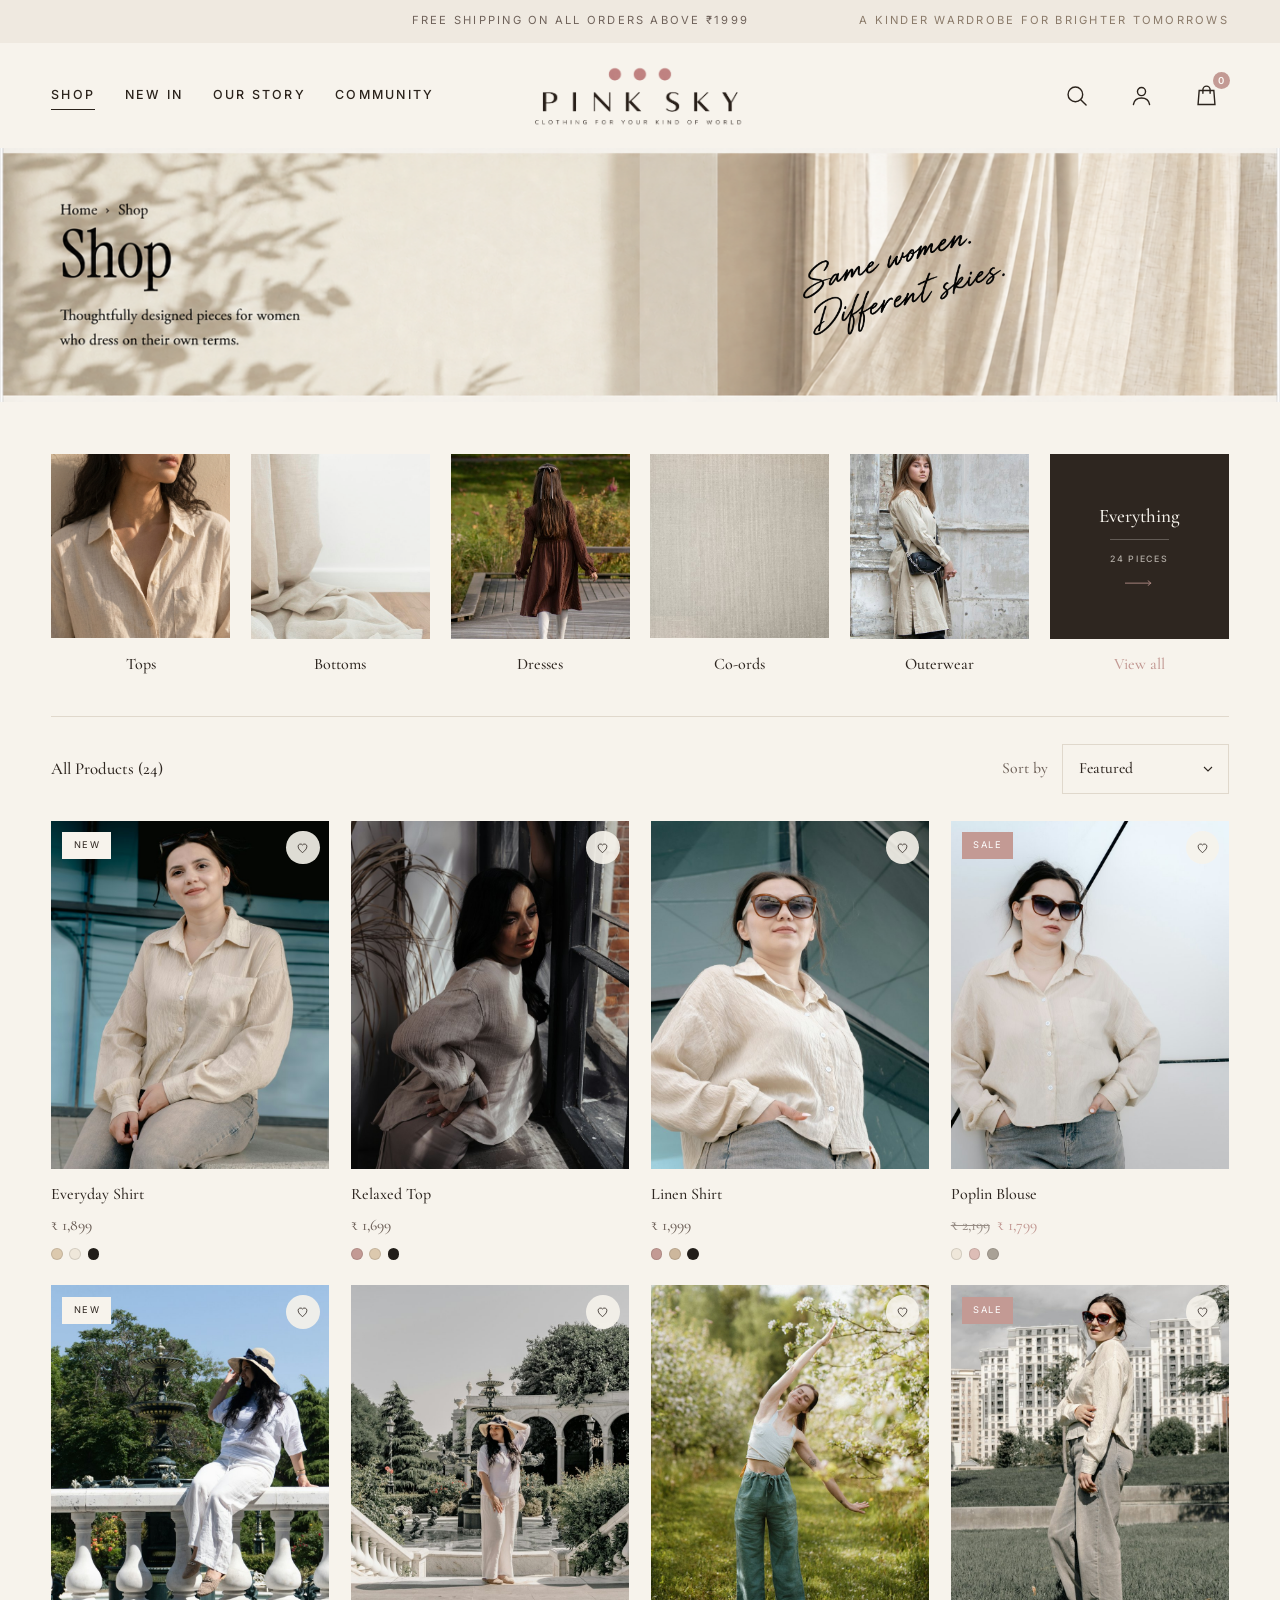
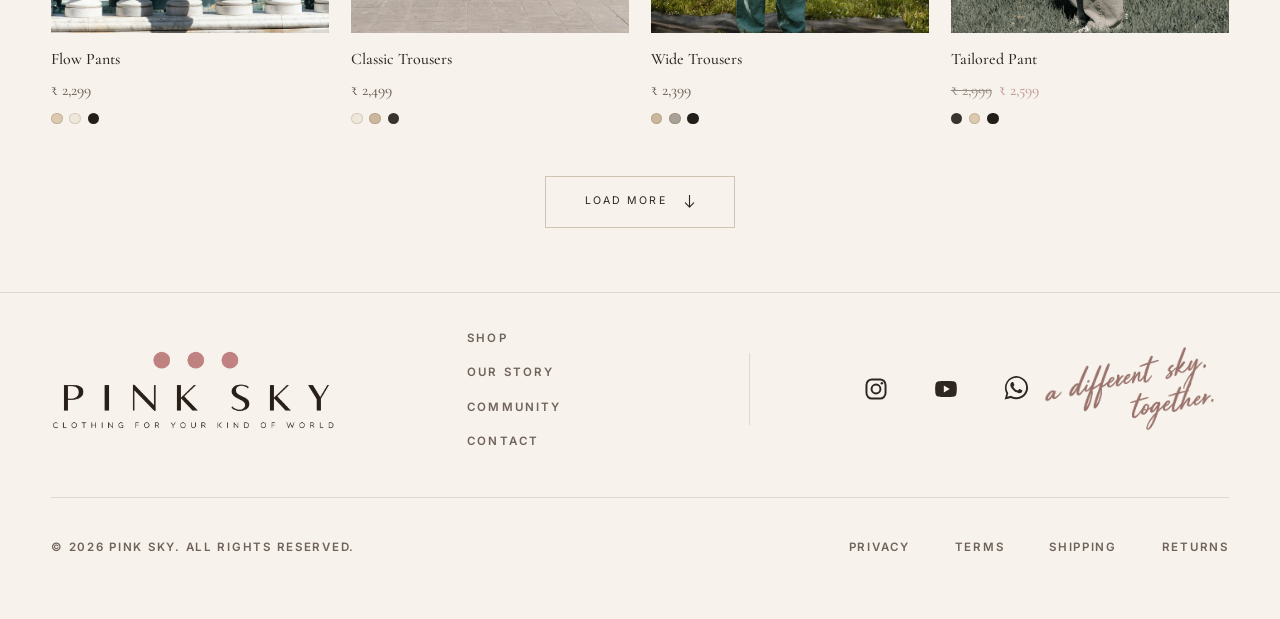
<file: shop.html>
<!DOCTYPE html>
<html lang="en">
<head>
<meta charset="utf-8">
<meta name="viewport" content="width=device-width, initial-scale=1">
<title>Shop — PINK SKY</title>
<meta name="description" content="Shop tops, bottoms, dresses, co-ords and outerwear from PINK SKY. Thoughtfully designed pieces for women who dress on their own terms.">
<link rel="preconnect" href="https://fonts.googleapis.com">
<link rel="preconnect" href="https://fonts.gstatic.com" crossorigin>
<link href="https://fonts.googleapis.com/css2?family=Cormorant+Garamond:wght@400;500;600&family=Instrument+Serif:ital@0;1&family=Inter:wght@400;500;600&display=swap" rel="stylesheet">
<link rel="stylesheet" href="assets/css/style.css">
<link rel="stylesheet" href="assets/css/pinksky.css">
<link rel="stylesheet" href="assets/css/shop.css">
<link rel="icon" href="data:image/svg+xml,<svg xmlns='http://www.w3.org/2000/svg' viewBox='0 0 32 32'><circle cx='9' cy='16' r='4' fill='%23C39A94'/><circle cx='16' cy='16' r='4' fill='%23C39A94'/><circle cx='23' cy='16' r='4' fill='%23C39A94'/></svg>">
</head>
<body class="ps">
<a class="skip" href="#main">Skip to content</a>

<!-- ───────────────────────────────────────────── announcement -->
<div class="announce">
  <div class="announce__inner wrap">
    <span>Free shipping on all orders above ₹1999</span>
    <span>A kinder wardrobe for brighter tomorrows</span>
  </div>
</div>

<!-- ───────────────────────────────────────────── header -->
<header class="head" data-head>
  <div class="head__inner wrap">
    <nav class="nav nav--left" aria-label="Primary">
      <button class="icon-btn burger" data-open-nav aria-label="Open menu">
        <span></span><span></span><span></span>
      </button>
      <a class="nav__link" href="shop.html">Shop</a>
      <a class="nav__link" href="shop.html?cat=new">New In</a>
      <a class="nav__link" href="about.html">Our Story</a>
      <a class="nav__link" href="community.html">Community</a>
    </nav>

    <a class="brand-img" href="index.html" aria-label="PINK SKY — clothing for your kind of world">
      <img src="assets/img/logo.png" alt="PINK SKY" width="1024" height="342">
    </a>

    <nav class="nav nav--right" aria-label="Account and bag">
      <a class="icon-btn" href="shop.html" aria-label="Search">
        <svg viewBox="0 0 24 24"><circle cx="11" cy="11" r="6.5"/><path d="M16 16l4.5 4.5" stroke-linecap="round"/></svg>
      </a>
      <a class="icon-btn" href="contact.html#account" aria-label="Login or register" title="Login or register">
        <svg viewBox="0 0 24 24"><circle cx="12" cy="8.5" r="3.6"/><path d="M4.8 20c.7-3.7 3.6-5.8 7.2-5.8s6.5 2.1 7.2 5.8" stroke-linecap="round"/></svg>
      </a>
      <button class="icon-btn" data-open-cart aria-label="Open bag">
        <svg viewBox="0 0 24 24"><path d="M5.5 7.5h13l1 12.5h-15z"/><path d="M8.8 10V6.9a3.2 3.2 0 0 1 6.4 0V10" stroke-linecap="round"/></svg>
        <span class="count" data-cart-count>0</span>
      </button>
    </nav>
  </div>
</header>

<main id="main">

  <!-- ───────────────────────────────────────── page banner -->
  <section class="sh-banner">
    <img class="sh-banner__template" src="assets/img/ps-shop-banner-clean.png" alt="" aria-hidden="true" width="2880" height="572">
    <img class="sh-banner__wordmark" src="assets/img/ps-same-women-wordmark.png" alt="Same women. Different skies." width="1383" height="705">
    <div class="sh-banner__body sh-banner__semantic">
      <p class="sh-crumbs" data-sh-crumbs><a href="index.html">Home</a> <i>&rsaquo;</i> <span>Shop</span></p>
      <h1>Shop</h1>
      <p>Thoughtfully designed pieces for women who dress on their own terms.</p>
    </div>
  </section>

  <!-- ───────────────────────────────────────── category strip -->
  <section class="wrap">
    <div class="sh-cats">
      <a class="sh-cat" href="shop.html?cat=tops" data-sh-cat="tops">
        <span class="sh-cat__img"><img src="assets/img/ps-tops.jpg" alt="" width="800" height="600" loading="lazy"></span>
        <span>Tops</span>
      </a>
      <a class="sh-cat" href="shop.html?cat=bottoms" data-sh-cat="bottoms">
        <span class="sh-cat__img"><img src="assets/img/ps-bottoms.jpg" alt="" width="800" height="600" loading="lazy"></span>
        <span>Bottoms</span>
      </a>
      <a class="sh-cat" href="shop.html?cat=dresses" data-sh-cat="dresses">
        <span class="sh-cat__img"><img src="assets/img/ps-dresses.jpg" alt="" width="800" height="600" loading="lazy"></span>
        <span>Dresses</span>
      </a>
      <a class="sh-cat" href="shop.html?cat=coords" data-sh-cat="coords">
        <span class="sh-cat__img"><img src="assets/img/ps-coords.jpg" alt="" width="800" height="600" loading="lazy"></span>
        <span>Co-ords</span>
      </a>
      <a class="sh-cat" href="shop.html?cat=outerwear" data-sh-cat="outerwear">
        <span class="sh-cat__img"><img src="assets/img/ps-outerwear.jpg" alt="" width="800" height="600" loading="lazy"></span>
        <span>Outerwear</span>
      </a>
      <a class="sh-cat sh-cat--all" href="shop.html" data-sh-all>
        <span class="sh-cat__img sh-cat__img--all">
          <span class="sh-all__mark">
            <b>Everything</b>
            <i data-sh-total>24 pieces</i>
            <svg viewBox="0 0 36 8" aria-hidden="true">
              <path d="M0 4h33M29.5 1L33 4l-3.5 3" fill="none" stroke="currentColor" stroke-width="1" stroke-linecap="round" stroke-linejoin="round"/>
            </svg>
          </span>
        </span>
        <span>View all</span>
      </a>
    </div>
  </section>

  <!-- ───────────────────────────────────────── toolbar + grid -->
  <section class="wrap sh-products">
    <div class="sh-bar">
      <span class="sh-count" data-sh-count>All Products (24)</span>
      <label class="sh-sort">
        <span>Sort by</span>
        <select data-sh-sort aria-label="Sort products">
          <option value="featured">Featured</option>
          <option value="new">Newest</option>
          <option value="loved">Most loved</option>
          <option value="low">Price: low to high</option>
          <option value="high">Price: high to low</option>
        </select>
      </label>
    </div>

    <div class="sh-grid" data-sh-grid></div>

    <div class="sh-more">
      <button type="button" data-sh-more>Load more
        <svg viewBox="0 0 12 15"><path d="M6 0v13M1.5 8.5L6 13l4.5-4.5" stroke-linecap="round" stroke-linejoin="round"/></svg>
      </button>
    </div>
  </section>
</main>

<!-- ───────────────────────────────────────────── footer -->
<footer class="ps-foot">
  <div class="wrap">
    <div class="ps-foot__top">
      <a class="brand-img" href="index.html" aria-label="PINK SKY">
        <img src="assets/img/logo.png" alt="PINK SKY" width="1024" height="342">
      </a>

      <ul class="ps-foot__links">
        <li><a href="shop.html">Shop</a></li>
        <li><a href="about.html">Our Story</a></li>
        <li><a href="community.html">Community</a></li>
        <li><a href="contact.html#contact">Contact</a></li>
      </ul>

      <div class="ps-social">
        <a href="#" aria-label="Instagram"><svg viewBox="0 0 24 24" fill="none" stroke="currentColor" stroke-width="1.8"><rect x="3.2" y="3.2" width="17.6" height="17.6" rx="5"/><circle cx="12" cy="12" r="4.1"/><circle cx="17.4" cy="6.8" r="1.15" fill="currentColor" stroke="none"/></svg></a>
        <a href="#" aria-label="YouTube"><svg viewBox="0 0 24 24" fill="currentColor"><path d="M21.55 7.15a2.8 2.8 0 0 0-1.97-1.98C17.84 4.7 12 4.7 12 4.7s-5.84 0-7.58.47a2.8 2.8 0 0 0-1.97 1.98C2 8.9 2 12 2 12s0 3.1.45 4.85a2.8 2.8 0 0 0 1.97 1.98c1.74.47 7.58.47 7.58.47s5.84 0 7.58-.47a2.8 2.8 0 0 0 1.97-1.98C22 15.1 22 12 22 12s0-3.1-.45-4.85ZM10 15.15v-6.3L15.45 12 10 15.15Z"/></svg></a>
        <a href="#" aria-label="WhatsApp"><svg viewBox="0 0 16 16" fill="currentColor"><path d="M13.601 2.326A7.854 7.854 0 0 0 9.651 1.188a8.129 8.129 0 0 0-6.9 12.006L1.605 17.38l4.284-1.125a8.126 8.126 0 0 0 3.762.956h.003a8.1 8.1 0 0 0 8.126-8.105 8.12 8.12 0 0 0-4.179-6.78Zm-3.95 13.514a6.74 6.74 0 0 1-3.44-.94l-.247-.147-2.542.668.678-2.477-.16-.254a6.755 6.755 0 1 1 5.711 3.15Zm3.71-5.064c-.203-.102-1.204-.594-1.391-.662-.187-.068-.323-.102-.458.102-.136.203-.526.662-.645.797-.119.136-.238.153-.441.051-.203-.102-.858-.316-1.635-1.008-.604-.538-1.012-1.203-1.131-1.406-.119-.204-.013-.314.089-.415.092-.091.204-.237.306-.356.102-.119.135-.204.203-.34.068-.135.034-.254-.017-.356-.051-.102-.458-1.102-.628-1.509-.165-.397-.332-.343-.458-.349l-.39-.007a.748.748 0 0 0-.543.254c-.187.204-.713.696-.713 1.696s.73 1.967.831 2.103c.102.135 1.435 2.19 3.477 3.071.486.209.865.334 1.161.428.488.155.932.133 1.283.081.391-.058 1.204-.492 1.374-.967.17-.475.17-.882.119-.967-.051-.085-.187-.136-.39-.238Z" transform="translate(-1 -1) scale(.89)"/></svg></a>
      </div>

      <div class="ps-foot__script">
        <img src="assets/img/tagline-script.png" alt="a different sky, together." width="1925" height="817" loading="lazy">
      </div>
    </div>

    <div class="ps-foot__bar">
      <span>© 2026 PINK SKY. ALL RIGHTS RESERVED.</span>
      <nav aria-label="Legal">
        <a href="contact.html#faq">Privacy</a>
        <a href="contact.html#faq">Terms</a>
        <a href="track.html">Shipping</a>
        <a href="contact.html#faq">Returns</a>
      </nav>
    </div>
  </div>
</footer>

<!-- ───────────────────────────────────────────── mobile nav -->
<div class="mnav" data-mnav aria-hidden="true">
  <div class="mnav__top">
    <span class="brand-img"><img src="assets/img/logo.png" alt="PINK SKY" width="1024" height="342"></span>
    <button class="icon-btn" data-close-nav aria-label="Close menu">
      <svg viewBox="0 0 24 24"><path d="M6 6l12 12M18 6L6 18" stroke-linecap="round"/></svg>
    </button>
  </div>
  <div class="mnav__body">
    <a href="shop.html?cat=new">New In</a>
    <a href="shop.html?cat=separates">Tops</a>
    <a href="shop.html?cat=separates">Bottoms</a>
    <a href="shop.html?cat=dresses">Dresses</a>
    <a href="shop.html?cat=kurtas">Co-ords</a>
    <a href="shop.html?cat=outerwear">Outerwear</a>
    <a href="shop.html?cat=sale" style="color:var(--sale)">Sale</a>
    <div class="mnav__meta">
      <a href="track.html">Track your order</a>
      <a href="contact.html#account">Login / Register</a>
      <a href="about.html">Our story</a>
      <a href="community.html">Community</a>
      <a href="contact.html#contact">Contact</a>
    </div>
  </div>
</div>

<!-- ───────────────────────────────────────────── cart -->

<div class="scrim" data-scrim></div>
<aside class="cart" data-cart aria-hidden="true" aria-label="Shopping bag">
  <div class="cart__head">
    <h2>Your bag (<span data-cart-count>0</span>)</h2>
    <button class="icon-btn" data-close-cart aria-label="Close bag">
      <svg viewBox="0 0 24 24"><path d="M6 6l12 12M18 6L6 18" stroke-linecap="round"/></svg>
    </button>
  </div>
  <div class="cart__items" data-cart-items></div>
  <div class="cart__foot">
    <div class="cart__line"><span>Subtotal</span><strong data-cart-total>₹0</strong></div>
    <div class="cart__line"><span>Shipping</span><span data-cart-ship>Free</span></div>
    <button class="btn btn--block" data-checkout>Proceed to checkout</button>
    <p class="cart__note">Taxes included. Demo store — no payment is taken.</p>
  </div>
</aside>

<script src="assets/js/data.js"></script>
<script src="assets/js/main.js"></script>
<script>
  const publishedPages = /^(?:index|shop|community|guidelines)\.html(?:[?#].*)?$/i;
  document.querySelectorAll('a[href]').forEach((link) => {
    const href = link.getAttribute('href') || '';
    if (href && !href.startsWith('#') && !publishedPages.test(href)) {
      link.removeAttribute('href');
      link.setAttribute('aria-disabled', 'true');
      link.addEventListener('click', (event) => event.preventDefault());
    }
  });
</script>
</body>
</html>
</file>
<file: assets/css/style.css>
/* =========================================================================
   PINK SKY — storefront styles
   Warm neutral ground, espresso ink, clay accent. Editorial serif display
   against a quiet grotesque. Everything below is hand-tuned; the grid is
   deliberately a little asymmetric so pages don't read like a template.
   ========================================================================= */

/* ------------------------------------------------------------- 1. tokens */
:root {
  /* ground */
  --bone:      #F7F2EA;
  --cream:     #FBF8F3;
  --sand:      #EFE6D9;
  --oat:       #E4D8C8;
  --taupe:     #D3C5B4;

  /* ink */
  --espresso:  #2B231C;
  --umber:     #4A3B2E;
  --mute:      #8A7A69;
  --hairline:  #DCD0C0;

  /* accent */
  --clay:      #A9573A;
  --clay-soft: #C98A6B;
  --blush:     #C0968F;
  --blush-ink: #A8766E;
  --moss:      #4B5445;
  --sale:      #9B3B2C;

  --white:     #FFFFFF;

  /* type */
  --display: "Instrument Serif", "Iowan Old Style", Georgia, serif;
  --body:    "Inter", -apple-system, "Segoe UI", Helvetica, Arial, sans-serif;

  /* metrics */
  --pad:       clamp(1.15rem, 4vw, 4.5rem);
  --gap:       clamp(0.85rem, 1.6vw, 1.6rem);
  --bar-h:     2.3rem;
  --head-h:    4.5rem;
  --rule:      1px solid var(--hairline);
  --ease:      cubic-bezier(0.22, 0.61, 0.36, 1);
  --slow:      0.62s var(--ease);
}

/* --------------------------------------------------------------- 2. base */
*, *::before, *::after { box-sizing: border-box; }

html { -webkit-text-size-adjust: 100%; scroll-behavior: smooth; }
@media (prefers-reduced-motion: reduce) {
  html { scroll-behavior: auto; }
  *, *::before, *::after { animation-duration: 0.01ms !important; transition-duration: 0.01ms !important; }
}

body {
  margin: 0;
  background: var(--bone);
  color: var(--espresso);
  font-family: var(--body);
  font-size: 15px;
  line-height: 1.6;
  font-weight: 400;
  -webkit-font-smoothing: antialiased;
  text-rendering: optimizeLegibility;
  overflow-x: hidden;
}
body.is-locked { overflow: hidden; }

img, svg { display: block; max-width: 100%; }

/* The width/height attributes on our <img> tags reserve layout space, but as
   presentational hints they also win over `aspect-ratio` when nothing in CSS
   sets a height — which stretches thumbnails to their full intrinsic height.
   Neutralise the hint here; rules that want a real height set one explicitly. */
img { height: auto; }
a { color: inherit; text-decoration: none; }
button, input, select, textarea { font: inherit; color: inherit; }
button { background: none; border: 0; cursor: pointer; padding: 0; }
::selection { background: var(--clay); color: var(--cream); }

:focus-visible {
  outline: 2px solid var(--clay);
  outline-offset: 3px;
}

h1, h2, h3, h4 {
  font-family: var(--display);
  font-weight: 400;
  letter-spacing: -0.015em;
  line-height: 1.02;
  margin: 0;
}

.skip {
  position: absolute; left: -9999px; top: 0; z-index: 999;
  background: var(--espresso); color: var(--cream);
  padding: 0.75rem 1.25rem;
}
.skip:focus { left: 0; }

/* ------------------------------------------------------ 3. shared pieces */
.wrap { padding-inline: var(--pad); }
.wrap--narrow { max-width: 78rem; margin-inline: auto; }

.eyebrow {
  font-size: 0.66rem;
  letter-spacing: 0.22em;
  text-transform: uppercase;
  color: var(--mute);
  font-weight: 500;
  margin: 0;
}

.section {
  padding-block: clamp(3.5rem, 8vw, 7.5rem);
}
.section--tight { padding-block: clamp(2.5rem, 5vw, 4.5rem); }

.section-head {
  display: flex;
  align-items: flex-end;
  justify-content: space-between;
  gap: 1.5rem;
  margin-bottom: clamp(1.5rem, 3vw, 2.75rem);
  flex-wrap: wrap;
}
.section-head h2 {
  font-size: clamp(2rem, 4.4vw, 3.4rem);
  max-width: 18ch;
}
.section-head p { margin: 0.5rem 0 0; color: var(--mute); max-width: 44ch; }

/* links with a rule that draws itself */
.link {
  display: inline-flex;
  align-items: center;
  gap: 0.55rem;
  font-size: 0.72rem;
  letter-spacing: 0.16em;
  text-transform: uppercase;
  font-weight: 500;
  padding-bottom: 0.3rem;
  border-bottom: 1px solid currentColor;
  transition: gap 0.3s var(--ease), color 0.3s var(--ease);
}
.link:hover { gap: 1rem; color: var(--clay); }
.link svg { width: 14px; height: 10px; }

.btn {
  display: inline-flex;
  align-items: center;
  justify-content: center;
  gap: 0.6rem;
  padding: 0.95rem 2.1rem;
  font-size: 0.72rem;
  letter-spacing: 0.16em;
  text-transform: uppercase;
  font-weight: 500;
  border: 1px solid var(--espresso);
  background: var(--espresso);
  color: var(--cream);
  position: relative;
  overflow: hidden;
  isolation: isolate;
  transition: color 0.4s var(--ease), border-color 0.4s var(--ease);
}
.btn::after {
  content: "";
  position: absolute; inset: 0;
  background: var(--clay);
  transform: translateY(101%);
  transition: transform 0.45s var(--ease);
  z-index: -1;
}
.btn:hover::after { transform: translateY(0); }
.btn:hover { border-color: var(--clay); }

.btn--ghost { background: transparent; color: var(--espresso); }
.btn--ghost:hover { color: var(--cream); }
.btn--light { background: var(--cream); color: var(--espresso); border-color: var(--cream); }
.btn--light:hover { color: var(--cream); border-color: var(--clay); }
.btn--block { width: 100%; }

/* --------------------------------------------------------- 4. announce bar */
/* Two fixed notices pinned to either edge rather than a rotating carousel. */
.announce {
  background: var(--sand);
  color: var(--umber);
  border-bottom: var(--rule);
  height: var(--bar-h);
  display: flex;
  align-items: center;
  overflow: hidden;
  font-size: 0.63rem;
  letter-spacing: 0.16em;
  text-transform: uppercase;
}
.announce__inner {
  width: 100%;
  display: flex;
  align-items: center;
  justify-content: space-between;
  gap: 1rem;
}
.announce__inner span + span { color: var(--mute); }
@media (max-width: 820px) {
  .announce__inner { justify-content: center; }
  .announce__inner span + span { display: none; }
}
.announce__track { position: relative; height: 1.1rem; width: min(90vw, 40rem); }
.announce__item {
  position: absolute; inset: 0;
  display: flex; align-items: center; justify-content: center;
  gap: 0.6rem;
  opacity: 0;
  transform: translateY(0.6rem);
  transition: opacity 0.5s var(--ease), transform 0.5s var(--ease);
  white-space: nowrap;
}
.announce__item.is-on { opacity: 1; transform: none; }

/* ------------------------------------------------------------- 5. header */
.head {
  position: sticky;
  top: 0;
  z-index: 60;
  background: var(--bone);
  border-bottom: var(--rule);
  transition: transform 0.45s var(--ease), background 0.3s var(--ease);
}
.head.is-hidden { transform: translateY(-101%); }

.head__inner {
  height: var(--head-h);
  display: grid;
  grid-template-columns: 1fr auto 1fr;
  align-items: center;
  gap: 1rem;
}

.brand {
  font-family: var(--display);
  font-size: 1.55rem;
  letter-spacing: 0.3em;
  text-indent: 0.3em;
  line-height: 1;
  text-align: center;
  white-space: nowrap;
}
/* three small dots sitting over the wordmark */
.brand::before {
  content: "• • •";
  display: block;
  font-family: var(--body);
  font-size: 0.42rem;
  letter-spacing: 0.12em;
  text-indent: 0.12em;
  color: var(--blush);
  margin-bottom: 0.4rem;
}
.brand small {
  display: block;
  font-family: var(--body);
  font-size: 0.5rem;
  letter-spacing: 0.42em;
  text-indent: 0.42em;
  color: var(--mute);
  margin-top: 0.28rem;
  font-weight: 500;
}

.nav { display: flex; align-items: center; gap: clamp(0.9rem, 1.8vw, 1.9rem); }
.nav--right { justify-content: flex-end; gap: clamp(0.8rem, 1.4vw, 1.35rem); }

.nav__link {
  font-size: 0.7rem;
  letter-spacing: 0.14em;
  text-transform: uppercase;
  font-weight: 500;
  padding-block: 0.4rem;
  position: relative;
  white-space: nowrap;
}
.nav__link::after {
  content: "";
  position: absolute;
  left: 0; bottom: 0.1rem;
  width: 100%; height: 1px;
  background: currentColor;
  transform: scaleX(0);
  transform-origin: right;
  transition: transform 0.4s var(--ease);
}
.nav__link:hover::after,
.nav__link[aria-current="page"]::after { transform: scaleX(1); transform-origin: left; }
.nav__link--sale { color: var(--sale); }

.icon-btn {
  position: relative;
  width: 2.1rem; height: 2.1rem;
  display: grid; place-items: center;
  transition: color 0.3s var(--ease);
}
.icon-btn:hover { color: var(--clay); }
.icon-btn svg { width: 19px; height: 19px; stroke: currentColor; fill: none; stroke-width: 1.35; }

.count {
  position: absolute;
  top: -0.05rem; right: -0.2rem;
  min-width: 1.05rem; height: 1.05rem;
  padding-inline: 0.2rem;
  border-radius: 999px;
  background: var(--clay);
  color: var(--cream);
  font-size: 0.6rem;
  font-weight: 600;
  display: grid; place-items: center;
  transform: scale(0);
  transition: transform 0.35s var(--ease);
}
.count.is-on { transform: scale(1); }

.burger { display: none; }
.burger span {
  display: block; width: 20px; height: 1.3px;
  background: currentColor;
  transition: transform 0.35s var(--ease), opacity 0.2s;
}
.burger span + span { margin-top: 5px; }

/* mega menu */
.has-mega { position: relative; }
.mega {
  position: fixed;
  left: 0; right: 0;
  top: calc(var(--head-h) + var(--bar-h));
  background: var(--cream);
  border-bottom: var(--rule);
  padding: clamp(1.8rem, 3.5vw, 3rem) var(--pad) clamp(2rem, 4vw, 3.2rem);
  display: grid;
  grid-template-columns: repeat(3, minmax(0, 1fr)) 1.15fr;
  gap: clamp(1.5rem, 4vw, 4rem);
  opacity: 0;
  visibility: hidden;
  transform: translateY(-0.6rem);
  transition: opacity 0.35s var(--ease), transform 0.35s var(--ease), visibility 0.35s;
  z-index: 55;
}
.has-mega:hover .mega,
.has-mega:focus-within .mega { opacity: 1; visibility: visible; transform: none; }

.mega h3 {
  font-family: var(--body);
  font-size: 0.64rem;
  letter-spacing: 0.2em;
  text-transform: uppercase;
  color: var(--mute);
  font-weight: 500;
  margin-bottom: 1rem;
}
.mega ul { list-style: none; margin: 0; padding: 0; display: grid; gap: 0.6rem; }
.mega a { font-size: 0.86rem; transition: color 0.25s, padding-left 0.25s var(--ease); }
.mega a:hover { color: var(--clay); padding-left: 0.3rem; }
.mega__promo { position: relative; overflow: hidden; }
.mega__promo img { width: 100%; height: 100%; object-fit: cover; aspect-ratio: 4 / 3; }
.mega__promo span {
  position: absolute; left: 1rem; bottom: 1rem;
  background: var(--cream);
  padding: 0.45rem 0.85rem;
  font-size: 0.62rem;
  letter-spacing: 0.16em;
  text-transform: uppercase;
}

/* ------------------------------------------------------- 6. mobile drawer */
.mnav {
  position: fixed; inset: 0;
  z-index: 90;
  background: var(--bone);
  transform: translateX(-100%);
  transition: transform 0.5s var(--ease);
  display: flex; flex-direction: column;
  overflow-y: auto;
}
.mnav.is-open { transform: none; }
.mnav__top {
  height: var(--head-h);
  display: flex; align-items: center; justify-content: space-between;
  padding-inline: var(--pad);
  border-bottom: var(--rule);
}
.mnav__body { padding: 1.5rem var(--pad) 3rem; }
.mnav__body a {
  display: block;
  font-family: var(--display);
  font-size: 1.85rem;
  padding-block: 0.55rem;
  border-bottom: var(--rule);
}
.mnav__meta { margin-top: 2rem; display: grid; gap: 0.7rem; }
.mnav__meta a {
  font-family: var(--body);
  font-size: 0.74rem;
  letter-spacing: 0.14em;
  text-transform: uppercase;
  border: 0;
  padding-block: 0.2rem;
  color: var(--mute);
}

/* ---------------------------------------------------------------- 7. hero */
.hero {
  position: relative;
  min-height: clamp(30rem, 80vh, 46rem);
  display: grid;
  align-items: end;
  overflow: hidden;
  background: var(--oat);
}
.hero__media { position: absolute; inset: 0; }
/* The source is a full-length portrait. On a wide screen `cover` lands on the
   garment, but as the viewport narrows the visible band rides up to the face —
   so push the framing down on smaller screens to keep the clothes the subject. */
.hero__media img {
  width: 100%; height: 100%;
  object-fit: cover;
  object-position: 50% 48%;
}
.hero__media::after {
  content: "";
  position: absolute; inset: 0;
  background: linear-gradient(105deg, rgba(43,35,28,0.42) 0%, rgba(43,35,28,0.14) 46%, rgba(43,35,28,0) 70%);
}
.hero__inner {
  position: relative;
  padding: var(--pad);
  padding-bottom: clamp(2.5rem, 6vw, 5rem);
  max-width: 44rem;
  color: var(--cream);
}
.hero h1 {
  font-size: clamp(2.9rem, 8vw, 6.2rem);
  line-height: 0.94;
  margin: 0.9rem 0 1.1rem;
}
.hero h1 em { font-style: italic; }
.hero p {
  max-width: 34ch;
  margin: 0 0 2rem;
  font-size: 0.96rem;
  color: rgba(251, 248, 243, 0.85);
}
.hero .eyebrow { color: rgba(251, 248, 243, 0.75); }
.hero__actions { display: flex; gap: 0.75rem; flex-wrap: wrap; }

/* --------------------------------------------------------- 8. marquee bar */
.marquee {
  border-block: var(--rule);
  background: var(--sand);
  overflow: hidden;
  padding-block: 0.85rem;
}
.marquee__track {
  display: flex;
  gap: 3.5rem;
  width: max-content;
  animation: slide 38s linear infinite;
}
.marquee:hover .marquee__track { animation-play-state: paused; }
.marquee span {
  font-family: var(--display);
  font-size: 1.05rem;
  display: flex; align-items: center; gap: 3.5rem;
  white-space: nowrap;
  color: var(--umber);
}
.marquee span::after { content: "✳"; font-size: 0.7rem; color: var(--clay); }
@keyframes slide { to { transform: translateX(-50%); } }

/* ----------------------------------------------------------- 9. category */
.cats {
  display: grid;
  grid-template-columns: repeat(6, 1fr);
  gap: var(--gap);
}
.cat { position: relative; display: block; }
/* Must be block: as an inline span it wouldn't take the aspect-ratio, and the
   tile collapsed to the image height — pushing the label outside the link. */
.cat__img { display: block; aspect-ratio: 7 / 9; overflow: hidden; background: var(--oat); }
.cat__img img {
  width: 100%; height: 100%; object-fit: cover;
  transition: transform 1.1s var(--ease);
}
.cat:hover .cat__img img { transform: scale(1.055); }
.cat__name {
  margin-top: 0.75rem;
  font-size: 0.68rem;
  letter-spacing: 0.15em;
  text-transform: uppercase;
  display: flex; align-items: center; justify-content: space-between;
  gap: 0.5rem;
}
.cat__name i { font-style: normal; color: var(--mute); transition: transform 0.35s var(--ease); }
.cat:hover .cat__name i { transform: translateX(4px); color: var(--clay); }

/* --------------------------------------------------------- 10. product card */
.grid {
  display: grid;
  grid-template-columns: repeat(4, minmax(0, 1fr));
  gap: var(--gap) var(--gap);
}
.grid--3 { grid-template-columns: repeat(3, minmax(0, 1fr)); }

.card { position: relative; }

/* The overlay controls sit against the image, not the whole card — otherwise
   "quick add" lands on top of the name and price. */
.card__frame { position: relative; }

.card__media {
  position: relative;
  aspect-ratio: 4 / 5;
  overflow: hidden;
  background: var(--oat);
  display: block;
}
.card__media img {
  position: absolute; inset: 0;
  width: 100%; height: 100%;
  object-fit: cover;
  transition: transform 1.1s var(--ease), opacity 0.5s var(--ease);
}
.card__media img + img { opacity: 0; }
.card:hover .card__media img { transform: scale(1.04); }
.card:hover .card__media img + img { opacity: 1; }

.card__tag {
  position: absolute; top: 0.7rem; left: 0.7rem;
  z-index: 2;
  background: var(--cream);
  color: var(--espresso);
  font-size: 0.58rem;
  letter-spacing: 0.15em;
  text-transform: uppercase;
  padding: 0.3rem 0.6rem;
}
.card__tag--sale { background: var(--sale); color: var(--cream); }
.card__tag--new  { background: var(--moss); color: var(--cream); }

.card__wish {
  position: absolute; top: 0.6rem; right: 0.6rem;
  z-index: 2;
  width: 2rem; height: 2rem;
  display: grid; place-items: center;
  border-radius: 999px;
  background: rgba(251, 248, 243, 0.82);
  backdrop-filter: blur(4px);
  opacity: 0;
  transform: translateY(-4px);
  transition: opacity 0.3s, transform 0.3s var(--ease), background 0.3s;
}
.card:hover .card__wish, .card__wish.is-on { opacity: 1; transform: none; }
.card__wish svg { width: 15px; height: 15px; stroke: var(--espresso); fill: none; stroke-width: 1.4; }
.card__wish.is-on svg { fill: var(--clay); stroke: var(--clay); }

.card__quick {
  position: absolute;
  left: 0.6rem; right: 0.6rem; bottom: 0.6rem;
  z-index: 2;
  background: var(--cream);
  color: var(--espresso);
  padding: 0.7rem;
  font-size: 0.66rem;
  letter-spacing: 0.15em;
  text-transform: uppercase;
  font-weight: 500;
  transform: translateY(calc(100% + 0.6rem));
  opacity: 0;
  transition: transform 0.4s var(--ease), opacity 0.3s, background 0.25s, color 0.25s;
}
.card:hover .card__quick { transform: none; opacity: 1; }
.card__quick:hover { background: var(--espresso); color: var(--cream); }

.card__body { padding-top: 0.85rem; display: grid; gap: 0.28rem; }
.card__name { font-size: 0.88rem; font-weight: 500; letter-spacing: 0.005em; }
.card__meta { font-size: 0.74rem; color: var(--mute); }
.card__price { font-size: 0.85rem; display: flex; align-items: baseline; gap: 0.5rem; }
.card__price del { color: var(--mute); font-size: 0.76rem; }
.card__price ins { text-decoration: none; color: var(--sale); }

.swatches { display: flex; gap: 0.32rem; margin-top: 0.35rem; }
.swatch {
  width: 0.72rem; height: 0.72rem;
  border-radius: 999px;
  border: 1px solid rgba(43, 35, 28, 0.18);
  transition: transform 0.25s var(--ease);
}
.swatch:hover { transform: scale(1.25); }

/* ------------------------------------------------------- 11. split story */
.split {
  display: grid;
  grid-template-columns: 1fr 1fr;
  align-items: center;
  gap: clamp(1.5rem, 5vw, 5rem);
}
.split__media { overflow: hidden; background: var(--oat); }
.split__media img { width: 100%; aspect-ratio: 11 / 13; object-fit: cover; }
.split__body { max-width: 34rem; }
.split__body h2 { font-size: clamp(2rem, 4.2vw, 3.2rem); margin-block: 1rem 1.1rem; }
.split__body p { color: var(--umber); margin: 0 0 1.1rem; }
.split--flip .split__media { order: 2; }

/* signature quote block */
.quote {
  background: var(--espresso);
  color: var(--sand);
  text-align: center;
  padding: clamp(3.5rem, 9vw, 7rem) var(--pad);
}
.quote p {
  font-family: var(--display);
  font-size: clamp(1.5rem, 3.6vw, 2.9rem);
  line-height: 1.22;
  max-width: 24ch;
  margin: 0 auto 1.4rem;
}
.quote cite {
  font-style: normal;
  font-size: 0.66rem;
  letter-spacing: 0.22em;
  text-transform: uppercase;
  color: var(--taupe);
}

/* ------------------------------------------------------------ 12. banner */
.banner {
  position: relative;
  min-height: clamp(20rem, 48vw, 30rem);
  display: grid;
  place-items: center;
  overflow: hidden;
  text-align: center;
  color: var(--cream);
}
.banner img { position: absolute; inset: 0; width: 100%; height: 100%; object-fit: cover; }
.banner::after { content: ""; position: absolute; inset: 0; background: rgba(43, 35, 28, 0.44); }
.banner__body { position: relative; z-index: 2; padding: var(--pad); }
.banner__body h2 { font-size: clamp(2.2rem, 6vw, 4.4rem); margin-block: 0.8rem 0.7rem; }
.banner__body p { margin: 0 0 1.8rem; color: rgba(251, 248, 243, 0.86); }
.banner .eyebrow { color: rgba(251, 248, 243, 0.72); }

/* ---------------------------------------------------------- 13. promises */
.promise {
  display: grid;
  grid-template-columns: repeat(4, 1fr);
  border-top: var(--rule);
  border-bottom: var(--rule);
}
.promise > div {
  padding: clamp(1.4rem, 3vw, 2.4rem) clamp(1rem, 2vw, 2rem);
  display: flex;
  gap: 0.9rem;
  align-items: flex-start;
}
.promise > div + div { border-left: var(--rule); }
.promise svg { width: 22px; height: 22px; stroke: var(--clay); fill: none; stroke-width: 1.2; flex: none; margin-top: 2px; }
.promise h3 { font-family: var(--body); font-size: 0.7rem; letter-spacing: 0.15em; text-transform: uppercase; font-weight: 600; margin-bottom: 0.3rem; }
.promise p { margin: 0; font-size: 0.78rem; color: var(--mute); line-height: 1.5; }

/* ----------------------------------------------------------- 14. lookbook */
.looks { display: grid; grid-template-columns: repeat(6, 1fr); gap: 0.4rem; }
.look { position: relative; overflow: hidden; aspect-ratio: 1; background: var(--oat); }
.look img { width: 100%; height: 100%; object-fit: cover; transition: transform 1s var(--ease); }
.look:hover img { transform: scale(1.07); }
.look::after {
  content: "";
  position: absolute; inset: 0;
  background: rgba(43, 35, 28, 0.32);
  opacity: 0;
  transition: opacity 0.35s;
}
.look:hover::after { opacity: 1; }
.look span {
  position: absolute; inset: 0;
  display: grid; place-items: center;
  z-index: 2;
  color: var(--cream);
  font-size: 0.62rem;
  letter-spacing: 0.16em;
  text-transform: uppercase;
  opacity: 0;
  transition: opacity 0.35s;
}
.look:hover span { opacity: 1; }

/* ----------------------------------------------------------- 15. press row */
.press {
  display: flex;
  align-items: center;
  justify-content: space-between;
  gap: clamp(1rem, 4vw, 3rem);
  flex-wrap: wrap;
  padding-block: clamp(2rem, 4vw, 3rem);
  border-top: var(--rule);
}
.press span {
  font-family: var(--display);
  font-size: clamp(0.95rem, 1.7vw, 1.35rem);
  letter-spacing: 0.08em;
  color: var(--mute);
  opacity: 0.8;
  transition: opacity 0.3s, color 0.3s;
}
.press span:hover { opacity: 1; color: var(--espresso); }

/* ---------------------------------------------------------- 16. newsletter */
.signup {
  background: var(--sand);
  padding: clamp(3rem, 7vw, 5.5rem) var(--pad);
}
.signup__inner {
  max-width: 62rem; margin-inline: auto;
  display: grid; grid-template-columns: 1fr 1fr;
  gap: clamp(1.5rem, 4vw, 4rem);
  align-items: center;
}
.signup h2 { font-size: clamp(1.9rem, 3.8vw, 2.9rem); margin-block: 0.7rem 0.8rem; }
.signup p { margin: 0; color: var(--umber); max-width: 40ch; }
.field { display: flex; border-bottom: 1px solid var(--espresso); }
.field input {
  flex: 1;
  background: none; border: 0;
  padding: 0.85rem 0.2rem;
  font-size: 0.9rem;
}
.field input::placeholder { color: var(--mute); }
.field input:focus { outline: none; }
.field button {
  font-size: 0.68rem; letter-spacing: 0.16em; text-transform: uppercase;
  font-weight: 500; padding-inline: 0.8rem;
  transition: color 0.3s;
}
.field button:hover { color: var(--clay); }
.form-note { font-size: 0.7rem; color: var(--mute); margin: 0.7rem 0 0; }
.form-note.is-ok { color: var(--moss); }

/* -------------------------------------------------------------- 17. footer */
.foot { background: var(--espresso); color: var(--taupe); padding-top: clamp(3rem, 6vw, 5rem); }
.foot__top {
  display: grid;
  grid-template-columns: 1.6fr repeat(3, 1fr);
  gap: clamp(1.75rem, 4vw, 3.5rem);
  padding-bottom: clamp(2.5rem, 5vw, 4rem);
}
.foot .brand { text-align: left; color: var(--cream); font-size: 1.4rem; }
.foot .brand small { color: var(--mute); }
.foot__blurb { margin: 1.1rem 0 1.5rem; max-width: 30ch; font-size: 0.82rem; line-height: 1.65; }
.foot h3 {
  font-family: var(--body);
  font-size: 0.64rem; letter-spacing: 0.2em; text-transform: uppercase;
  color: var(--cream); font-weight: 600; margin-bottom: 1.1rem;
}
.foot ul { list-style: none; margin: 0; padding: 0; display: grid; gap: 0.6rem; }
.foot a { font-size: 0.82rem; transition: color 0.25s, padding-left 0.25s var(--ease); }
.foot a:hover { color: var(--cream); padding-left: 0.25rem; }
.social { display: flex; gap: 0.85rem; }
.social a { padding: 0; }
.social svg { width: 17px; height: 17px; stroke: currentColor; fill: none; stroke-width: 1.3; }
.foot__bar {
  border-top: 1px solid rgba(251, 248, 243, 0.12);
  padding-block: 1.3rem;
  display: flex; justify-content: space-between; align-items: center;
  gap: 1rem; flex-wrap: wrap;
  font-size: 0.72rem;
}
.foot__pay { display: flex; gap: 0.5rem; align-items: center; }
.foot__pay i {
  font-style: normal;
  border: 1px solid rgba(251, 248, 243, 0.2);
  padding: 0.22rem 0.5rem;
  font-size: 0.6rem;
  letter-spacing: 0.08em;
}

/* --------------------------------------------------------- 18. cart drawer */
.scrim {
  position: fixed; inset: 0;
  background: rgba(43, 35, 28, 0.42);
  backdrop-filter: blur(2px);
  opacity: 0; visibility: hidden;
  transition: opacity 0.4s, visibility 0.4s;
  z-index: 80;
}
.scrim.is-on { opacity: 1; visibility: visible; }

.cart {
  position: fixed;
  top: 0; right: 0; bottom: 0;
  width: min(27rem, 100vw);
  background: var(--cream);
  z-index: 85;
  transform: translateX(100%);
  transition: transform 0.5s var(--ease);
  display: flex; flex-direction: column;
}
.cart.is-open { transform: none; }
.cart__head {
  display: flex; align-items: center; justify-content: space-between;
  padding: 1.35rem 1.5rem;
  border-bottom: var(--rule);
}
.cart__head h2 { font-family: var(--body); font-size: 0.72rem; letter-spacing: 0.2em; text-transform: uppercase; font-weight: 600; }
.cart__items { flex: 1; overflow-y: auto; padding: 1.25rem 1.5rem; display: grid; gap: 1.25rem; align-content: start; }
.cart__empty { color: var(--mute); font-size: 0.86rem; text-align: center; padding-block: 3rem; }

.citem { display: grid; grid-template-columns: 4.6rem 1fr; gap: 0.9rem; }
.citem img { aspect-ratio: 4 / 5; object-fit: cover; background: var(--oat); width: 100%; }
.citem__top { display: flex; justify-content: space-between; gap: 0.6rem; }
.citem h4 { font-family: var(--body); font-size: 0.82rem; font-weight: 500; margin: 0; }
.citem small { color: var(--mute); font-size: 0.72rem; display: block; margin-top: 0.15rem; }
.citem__foot { display: flex; align-items: center; justify-content: space-between; margin-top: 0.6rem; }
.qty { display: inline-flex; align-items: center; border: var(--rule); }
.qty button { width: 1.6rem; height: 1.6rem; display: grid; place-items: center; font-size: 0.85rem; color: var(--mute); transition: color 0.2s; }
.qty button:hover { color: var(--espresso); }
.qty span { min-width: 1.6rem; text-align: center; font-size: 0.78rem; }
.citem__rm { font-size: 0.68rem; letter-spacing: 0.1em; text-transform: uppercase; color: var(--mute); border-bottom: 1px solid currentColor; transition: color 0.25s; }
.citem__rm:hover { color: var(--sale); }

.cart__foot { border-top: var(--rule); padding: 1.25rem 1.5rem 1.5rem; display: grid; gap: 0.9rem; }
.cart__line { display: flex; justify-content: space-between; font-size: 0.86rem; }
.cart__line strong { font-weight: 500; }
.cart__note { font-size: 0.7rem; color: var(--mute); text-align: center; margin: 0; }

/* --------------------------------------------------- 19. shop / filtering */
.page-head {
  padding-block: clamp(2.5rem, 5vw, 4.5rem) clamp(1.5rem, 3vw, 2.5rem);
  border-bottom: var(--rule);
}
.page-head h1 { font-size: clamp(2.4rem, 6vw, 4.6rem); margin-block: 0.7rem 0.8rem; }
.page-head p { margin: 0; color: var(--mute); max-width: 52ch; }
.crumbs { font-size: 0.68rem; letter-spacing: 0.12em; text-transform: uppercase; color: var(--mute); }
.crumbs a:hover { color: var(--espresso); }

.toolbar {
  display: flex; align-items: center; justify-content: space-between;
  gap: 1rem; flex-wrap: wrap;
  padding-block: 1.1rem;
  border-bottom: var(--rule);
  position: sticky;
  top: var(--head-h);
  background: var(--bone);
  z-index: 40;
}
.chips { display: flex; gap: 0.45rem; flex-wrap: wrap; }
.chip {
  border: var(--rule);
  padding: 0.5rem 1rem;
  font-size: 0.68rem;
  letter-spacing: 0.12em;
  text-transform: uppercase;
  transition: background 0.3s var(--ease), color 0.3s, border-color 0.3s;
  white-space: nowrap;
}
.chip:hover { border-color: var(--espresso); }
.chip.is-on { background: var(--espresso); color: var(--cream); border-color: var(--espresso); }

.sort { display: flex; align-items: center; gap: 0.55rem; font-size: 0.7rem; letter-spacing: 0.1em; text-transform: uppercase; color: var(--mute); }
.sort select {
  border: 0; background: none;
  font-size: 0.7rem; letter-spacing: 0.1em; text-transform: uppercase;
  color: var(--espresso);
  border-bottom: 1px solid var(--espresso);
  padding: 0.25rem 1.1rem 0.25rem 0.1rem;
  appearance: none;
  background-image: url("data:image/svg+xml;utf8,<svg xmlns='http://www.w3.org/2000/svg' viewBox='0 0 10 6'><path d='M1 1l4 4 4-4' fill='none' stroke='%232B231C' stroke-width='1.2'/></svg>");
  background-repeat: no-repeat;
  background-position: right 0.1rem center;
  background-size: 9px;
}
.sort select:focus { outline: none; }
.result-count { font-size: 0.7rem; letter-spacing: 0.1em; text-transform: uppercase; color: var(--mute); }

.empty-state { text-align: center; padding-block: 5rem; color: var(--mute); }
.empty-state h3 { font-size: 1.6rem; margin-bottom: 0.6rem; color: var(--espresso); }

/* -------------------------------------------------------- 20. product page */
.pdp { display: grid; grid-template-columns: 1.25fr 1fr; gap: clamp(1.5rem, 4vw, 4.5rem); align-items: start; padding-block: clamp(1.5rem, 3vw, 3rem); }
.pdp__gallery { display: grid; grid-template-columns: 1fr 1fr; gap: 0.5rem; }
.pdp__gallery img { width: 100%; aspect-ratio: 4 / 5; object-fit: cover; background: var(--oat); }
.pdp__gallery img:first-child { grid-column: 1 / -1; aspect-ratio: 1 / 1.08; }

.pdp__info { position: sticky; top: calc(var(--head-h) + 1.5rem); }
.pdp__info h1 { font-size: clamp(2rem, 3.6vw, 2.9rem); margin-block: 0.7rem 0.6rem; }
.pdp__price { font-size: 1.05rem; display: flex; align-items: baseline; gap: 0.6rem; margin-bottom: 0.4rem; }
.pdp__price del { color: var(--mute); font-size: 0.9rem; }
.pdp__tax { font-size: 0.72rem; color: var(--mute); margin: 0 0 1.5rem; }
.pdp__desc { color: var(--umber); margin: 0 0 1.6rem; max-width: 42ch; }

.opt { margin-bottom: 1.4rem; }
.opt__head { display: flex; justify-content: space-between; align-items: baseline; margin-bottom: 0.65rem; }
.opt__head span { font-size: 0.66rem; letter-spacing: 0.16em; text-transform: uppercase; color: var(--mute); }
.opt__head b { font-weight: 500; font-size: 0.78rem; }
.opt__head a { font-size: 0.66rem; letter-spacing: 0.1em; text-transform: uppercase; border-bottom: 1px solid currentColor; }
.opt__row { display: flex; gap: 0.45rem; flex-wrap: wrap; }

.size {
  min-width: 3.1rem;
  padding: 0.6rem 0.8rem;
  border: var(--rule);
  font-size: 0.74rem;
  letter-spacing: 0.06em;
  transition: border-color 0.25s, background 0.3s var(--ease), color 0.25s;
}
.size:hover { border-color: var(--espresso); }
.size.is-on { background: var(--espresso); color: var(--cream); border-color: var(--espresso); }
.size.is-out { color: var(--taupe); text-decoration: line-through; cursor: not-allowed; }
.size.is-out:hover { border-color: var(--hairline); }

.color-opt {
  width: 1.7rem; height: 1.7rem;
  border-radius: 999px;
  border: 1px solid rgba(43, 35, 28, 0.15);
  position: relative;
  transition: transform 0.25s var(--ease);
}
.color-opt::after {
  content: "";
  position: absolute; inset: -4px;
  border: 1px solid var(--espresso);
  border-radius: 999px;
  opacity: 0;
  transition: opacity 0.25s;
}
.color-opt.is-on::after { opacity: 1; }
.color-opt:hover { transform: scale(1.08); }

.pdp__buy { display: flex; gap: 0.5rem; margin-bottom: 1.6rem; }
.pdp__buy .btn { flex: 1; }
.pdp__buy .icon-btn { border: 1px solid var(--espresso); width: 3.1rem; height: auto; flex: none; }

.acc { border-top: var(--rule); }
.acc__item { border-bottom: var(--rule); }
.acc__btn {
  width: 100%;
  display: flex; align-items: center; justify-content: space-between;
  padding: 1.05rem 0;
  font-size: 0.72rem; letter-spacing: 0.14em; text-transform: uppercase; font-weight: 500;
  text-align: left;
}
.acc__btn i { font-style: normal; color: var(--mute); transition: transform 0.35s var(--ease); font-size: 1rem; line-height: 1; }
.acc__item.is-open .acc__btn i { transform: rotate(45deg); }
.acc__panel { overflow: hidden; max-height: 0; transition: max-height 0.45s var(--ease); }
.acc__panel > div { padding-bottom: 1.1rem; color: var(--umber); font-size: 0.86rem; }
.acc__panel ul { margin: 0; padding-left: 1.05rem; display: grid; gap: 0.35rem; }

.trust { display: flex; gap: 1.5rem; flex-wrap: wrap; margin-top: 1.4rem; }
.trust div { display: flex; gap: 0.5rem; align-items: center; font-size: 0.72rem; color: var(--mute); }
.trust svg { width: 16px; height: 16px; stroke: var(--clay); fill: none; stroke-width: 1.3; }

/* ------------------------------------------------------- 21. about / text */
.prose { max-width: 40rem; }
.prose p { color: var(--umber); margin: 0 0 1.15rem; }
.prose h3 { font-size: 1.5rem; margin-block: 2rem 0.8rem; }
.lead { font-family: var(--display); font-size: clamp(1.25rem, 2.4vw, 1.75rem); line-height: 1.35; color: var(--espresso) !important; }

.stats { display: grid; grid-template-columns: repeat(4, 1fr); gap: var(--gap); border-top: var(--rule); padding-top: clamp(1.5rem, 3vw, 2.5rem); }
.stat b { display: block; font-family: var(--display); font-size: clamp(2rem, 4vw, 3.1rem); line-height: 1; }
.stat span { font-size: 0.7rem; letter-spacing: 0.14em; text-transform: uppercase; color: var(--mute); display: block; margin-top: 0.5rem; }

.duo { display: grid; grid-template-columns: 1fr 1fr; gap: var(--gap); }
.duo img { width: 100%; aspect-ratio: 11 / 13; object-fit: cover; background: var(--oat); }
.duo figure { margin: 0; }
.duo figcaption { font-size: 0.74rem; color: var(--mute); margin-top: 0.7rem; }

/* ------------------------------------------------------------ 22. contact */
.contact { display: grid; grid-template-columns: 1fr 1.15fr; gap: clamp(2rem, 6vw, 5rem); }
.contact__meta { display: grid; gap: 2rem; align-content: start; }
.contact__meta h3 { font-family: var(--body); font-size: 0.66rem; letter-spacing: 0.18em; text-transform: uppercase; color: var(--mute); font-weight: 600; margin-bottom: 0.6rem; }
.contact__meta p { margin: 0; line-height: 1.7; }
.contact__meta a:hover { color: var(--clay); }

.form { display: grid; gap: 1.25rem; }
.form__row { display: grid; grid-template-columns: 1fr 1fr; gap: 1.25rem; }
.form label { display: block; font-size: 0.66rem; letter-spacing: 0.16em; text-transform: uppercase; color: var(--mute); margin-bottom: 0.45rem; }
.form input, .form textarea, .form select {
  width: 100%;
  background: none;
  border: 0;
  border-bottom: 1px solid var(--hairline);
  padding: 0.6rem 0;
  font-size: 0.92rem;
  transition: border-color 0.3s;
}
.form input:focus, .form textarea:focus, .form select:focus { outline: none; border-color: var(--espresso); }
.form textarea { resize: vertical; min-height: 7rem; }

.faq { border-top: var(--rule); margin-top: 1rem; }

/* ------------------------------------------------- 22b. login / register */
.auth {
  display: grid;
  grid-template-columns: 1fr 1fr;
  gap: clamp(1.75rem, 5vw, 4.5rem);
  align-items: start;
}
.auth__pane {
  border: var(--rule);
  background: var(--cream);
  padding: clamp(1.5rem, 3vw, 2.5rem);
}
.auth__pane h2 { font-size: clamp(1.6rem, 3vw, 2.2rem); margin-block: 0.5rem 1.5rem; }
.auth__row {
  display: flex;
  align-items: center;
  justify-content: space-between;
  gap: 1rem;
  flex-wrap: wrap;
  margin-top: -0.25rem;
}
.auth__check { display: inline-flex; align-items: center; gap: 0.5rem; cursor: pointer; margin: 0; }
.auth__check input { width: 0.9rem; height: 0.9rem; accent-color: var(--clay); flex: none; }
.auth__check span {
  font-size: 0.76rem;
  letter-spacing: 0;
  text-transform: none;
  color: var(--umber);
}
.auth__link {
  font-size: 0.7rem;
  letter-spacing: 0.1em;
  text-transform: uppercase;
  border-bottom: 1px solid currentColor;
  padding-bottom: 0.15rem;
  transition: color 0.25s;
}
.auth__link:hover { color: var(--clay); }

/* the labelled wishlist button on a product page */
.pdp__wish { margin-bottom: 1.6rem; }
.pdp__wish svg { width: 16px; height: 16px; stroke: currentColor; fill: none; stroke-width: 1.4; flex: none; }
.pdp__wish.is-on svg { fill: var(--clay); stroke: var(--clay); }
.pdp__wish.is-on:hover svg { fill: var(--cream); stroke: var(--cream); }

/* ------------------------------------------------------- 22c. order tracking */
.track { display: grid; grid-template-columns: 22rem 1fr; gap: clamp(1.75rem, 4vw, 3.5rem); align-items: start; }

.track__form {
  border: var(--rule);
  background: var(--cream);
  padding: clamp(1.4rem, 2.5vw, 2rem);
  position: sticky;
  top: calc(var(--head-h) + 1.5rem);
}
.track__help { margin-top: 1.75rem; padding-top: 1.4rem; border-top: var(--rule); }
.track__help h3 {
  font-family: var(--body);
  font-size: 0.64rem; letter-spacing: 0.18em; text-transform: uppercase;
  color: var(--mute); font-weight: 600; margin-bottom: 0.5rem;
}
.track__help p { margin: 0; font-size: 0.82rem; color: var(--umber); line-height: 1.6; }
.track__help a { border-bottom: 1px solid currentColor; }

/* the result panel is empty until a lookup runs */
.track__result[hidden] { display: none; }

.track__head {
  display: flex; justify-content: space-between; gap: 2rem; flex-wrap: wrap;
  padding-bottom: 1.6rem; border-bottom: var(--rule);
}
.track__head h2 { font-size: clamp(1.9rem, 3.6vw, 2.8rem); margin-block: 0.5rem 0.5rem; }
.track__eta { margin: 0; color: var(--umber); font-size: 0.9rem; }
.track__meta { display: grid; gap: 0.7rem; min-width: 12rem; }
.track__meta div { display: flex; justify-content: space-between; gap: 1.5rem; font-size: 0.8rem; }
.track__meta span { color: var(--mute); }
.track__meta b { font-weight: 500; }

/* progress rail */
.steps { list-style: none; margin: 2rem 0 0; padding: 0; position: relative; }
.steps::before {
  content: "";
  position: absolute; left: 0.43rem; top: 0.6rem; bottom: 0.9rem;
  width: 1px; background: var(--hairline);
}
.step { position: relative; display: flex; gap: 1.1rem; padding-bottom: 1.6rem; }
.step__dot {
  position: relative; z-index: 1;
  flex: none;
  width: 0.9rem; height: 0.9rem; margin-top: 0.22rem;
  border-radius: 999px;
  background: var(--bone);
  border: 1px solid var(--hairline);
}
.step b { display: block; font-weight: 500; font-size: 0.92rem; color: var(--mute); }
.step span { font-size: 0.82rem; color: var(--taupe); }

.step.is-done .step__dot { background: var(--umber); border-color: var(--umber); }
.step.is-done b { color: var(--espresso); }
.step.is-done span { color: var(--mute); }

.step.is-now .step__dot { background: var(--clay); border-color: var(--clay); box-shadow: 0 0 0 4px rgba(169, 87, 58, 0.16); }
.step.is-now b { color: var(--espresso); }
.step.is-now span { color: var(--umber); }

.track__items { border-top: var(--rule); padding-top: 1.5rem; display: grid; gap: 1.1rem; }
.track__items h3 {
  font-family: var(--body);
  font-size: 0.64rem; letter-spacing: 0.18em; text-transform: uppercase;
  color: var(--mute); font-weight: 600; margin: 0;
}
.track__items .citem { transition: opacity 0.25s; }
.track__items .citem:hover { opacity: 0.72; }

.track__foot { margin: 1.5rem 0 0; font-size: 0.82rem; color: var(--mute); }
.track__foot a { border-bottom: 1px solid currentColor; }
.track__foot a:hover { color: var(--clay); }

/* --------------------------------------------------------- 23. community */
.posts { display: grid; grid-template-columns: repeat(3, 1fr); gap: clamp(1.25rem, 3vw, 2.5rem); }
.post__img { overflow: hidden; background: var(--oat); aspect-ratio: 10 / 7; }
.post__img img { width: 100%; height: 100%; object-fit: cover; transition: transform 1s var(--ease); }
.post:hover .post__img img { transform: scale(1.05); }
.post h3 { font-size: 1.4rem; margin-block: 0.85rem 0.5rem; }
.post p { color: var(--mute); font-size: 0.86rem; margin: 0 0 0.8rem; }
.post__meta { font-size: 0.64rem; letter-spacing: 0.16em; text-transform: uppercase; color: var(--mute); }

/* ------------------------------------------------------------ 24. toasts */
.toasts {
  position: fixed;
  left: 50%; bottom: 1.5rem;
  transform: translateX(-50%);
  z-index: 95;
  display: grid; gap: 0.5rem;
  width: max-content;
  max-width: calc(100vw - 2rem);
  pointer-events: none;
}
.toast {
  background: var(--espresso);
  color: var(--cream);
  padding: 0.8rem 1.3rem;
  font-size: 0.78rem;
  display: flex; align-items: center; gap: 0.6rem;
  animation: pop 0.4s var(--ease) both;
}
.toast svg { width: 15px; height: 15px; stroke: var(--clay-soft); fill: none; stroke-width: 1.6; flex: none; }
.toast.is-out { animation: fade 0.35s var(--ease) both; }
@keyframes pop  { from { opacity: 0; transform: translateY(0.8rem); } }
@keyframes fade { to   { opacity: 0; transform: translateY(0.4rem); } }

/* ------------------------------------------------------- 25. reveal on scroll */
[data-reveal] {
  opacity: 0;
  transform: translateY(1.5rem);
  transition: opacity 0.75s var(--ease), transform 0.75s var(--ease);
}
[data-reveal].is-in { opacity: 1; transform: none; }

/* =========================================================================
   26. HOME LAYOUT
   Split hero with a three-slide rotator, category tiles with overlaid
   labels, a three-column story band, a divided values row and a
   full-bleed newsletter band.
   ========================================================================= */

/* ------------------------------------------------------- split hero */
.hero--split {
  display: grid;
  grid-template-columns: 1fr 1.05fr;
  /* the base .hero aligns items to the end; here both columns must fill the
     row, or the media column (all absolutely-positioned children) collapses */
  align-items: stretch;
  min-height: clamp(28rem, 76vh, 43rem);
  background: var(--cream);
  overflow: hidden;
}
.hero--split .hero__inner {
  position: relative;
  max-width: none;
  color: var(--espresso);
  padding: clamp(1.75rem, 4.5vw, 4.5rem);
  display: flex;
  flex-direction: column;
  justify-content: center;
}
.hero--split .eyebrow {
  color: var(--mute);
  line-height: 1.9;
}
.hero__rule {
  width: 2.6rem; height: 1px;
  background: var(--taupe);
  margin: 1.1rem 0 1.4rem;
}
.hero--split h1 {
  font-size: clamp(2.2rem, 4.4vw, 3.9rem);
  line-height: 1.04;
  margin: 0 0 1.3rem;
  max-width: 13ch;
}
.hero--split h1 em { font-style: italic; color: var(--blush-ink); }
.hero--split p {
  color: var(--umber);
  max-width: 32ch;
  margin: 0 0 2rem;
  font-size: 0.93rem;
}

/* the blush primary button from the reference */
.btn--blush {
  background: var(--blush);
  border-color: var(--blush);
  color: var(--cream);
  letter-spacing: 0.18em;
}
.btn--blush::after { background: var(--espresso); }
.btn--blush:hover { border-color: var(--espresso); color: var(--cream); }
.btn--blush svg { width: 15px; height: 10px; }

/* media side */
.hero__media--split { position: relative; overflow: hidden; background: var(--oat); }
.hero__media--split img {
  position: absolute; inset: 0;
  width: 100%; height: 100%;
  object-fit: cover;
  object-position: 50% 42%;
  opacity: 0;
  transition: opacity 0.9s var(--ease);
}
.hero__media--split img.is-on { opacity: 1; }
.hero__media--split::after { content: none; }

/* vertical micro-caption on the image edge */
.hero__note {
  position: absolute;
  right: clamp(0.8rem, 1.6vw, 1.6rem);
  top: 50%;
  transform: translateY(-50%);
  z-index: 2;
  text-align: right;
  font-size: 0.6rem;
  letter-spacing: 0.2em;
  text-transform: uppercase;
  color: var(--cream);
  line-height: 2;
  text-shadow: 0 1px 12px rgba(43, 35, 28, 0.45);
}
.hero__note i { display: block; width: 1.6rem; height: 1px; background: currentColor; margin: 0.7rem 0 0 auto; opacity: 0.7; }

/* slide counter + arrows */
.hero__nav {
  display: flex;
  align-items: center;
  gap: 1.2rem;
  margin-top: clamp(1.5rem, 4vw, 3rem);
}
.hero__count {
  font-size: 0.68rem;
  letter-spacing: 0.16em;
  color: var(--mute);
  font-variant-numeric: tabular-nums;
}
.hero__arrows { display: flex; gap: 0.35rem; }
.hero__arrows button {
  width: 2rem; height: 2rem;
  display: grid; place-items: center;
  border: 1px solid transparent;
  color: var(--umber);
  transition: border-color 0.3s var(--ease), color 0.3s;
}
.hero__arrows button:hover { border-color: var(--hairline); color: var(--blush-ink); }
.hero__arrows svg { width: 15px; height: 11px; stroke: currentColor; fill: none; stroke-width: 1.2; }

/* ------------------------------------------------- section label rule */
.rule-head {
  display: flex;
  align-items: center;
  justify-content: space-between;
  gap: 1.5rem;
  margin-bottom: clamp(1.1rem, 2.2vw, 1.8rem);
}
.rule-head__left { display: flex; align-items: center; gap: 1rem; flex: 1; }
.rule-head__left i { flex: 1; max-width: 5rem; height: 1px; background: var(--taupe); }

/* ------------------------------------------ category tiles, overlaid */
.cats--overlay { grid-template-columns: repeat(4, 1fr); gap: 0.55rem; }
.cats--overlay .cat__img { aspect-ratio: 1 / 1; }
.cats--overlay .cat { position: relative; }
.cats--overlay .cat__img::after {
  content: "";
  position: absolute; inset: 0;
  background: linear-gradient(to top, rgba(43,35,28,0.5) 0%, rgba(43,35,28,0.06) 45%, transparent 70%);
}
.cats--overlay .cat__name {
  position: absolute;
  left: clamp(0.8rem, 1.5vw, 1.4rem);
  bottom: clamp(0.7rem, 1.4vw, 1.2rem);
  margin: 0;
  z-index: 2;
  color: var(--cream);
  font-family: var(--display);
  font-size: clamp(0.95rem, 1.5vw, 1.3rem);
  letter-spacing: 0.06em;
  text-transform: none;
  display: flex; align-items: center; gap: 0.6rem;
  justify-content: flex-start;
}
.cats--overlay .cat__name i { color: var(--cream); font-size: 0.85rem; }
.cats--overlay .cat:hover .cat__name i { transform: translateX(5px); color: var(--cream); }

/* ------------------------------------------------- three-part story */
.story3 {
  display: grid;
  grid-template-columns: 1.15fr 1fr 0.55fr;
  align-items: stretch;
  gap: 0;
}
.story3__figure { position: relative; overflow: hidden; background: var(--oat); min-height: 22rem; }
.story3__figure img { position: absolute; inset: 0; width: 100%; height: 100%; object-fit: cover; }
.story3__quote {
  position: absolute;
  right: clamp(1rem, 2.5vw, 2.5rem);
  top: 50%;
  transform: translateY(-50%);
  z-index: 2;
  font-family: var(--display);
  font-size: clamp(1.05rem, 1.8vw, 1.45rem);
  line-height: 1.45;
  color: var(--espresso);
  max-width: 12ch;
}
.story3__quote i { display: block; width: 2rem; height: 1px; background: var(--taupe); margin-top: 1rem; }

.story3__body {
  padding: clamp(1.75rem, 4vw, 4rem) clamp(1.5rem, 3.5vw, 3.5rem);
  display: flex; flex-direction: column; justify-content: center;
  background: var(--cream);
}
.story3__body h2 { font-size: clamp(1.8rem, 3.4vw, 2.85rem); margin: 0.7rem 0 1.1rem; max-width: 11ch; }
.story3__body p { color: var(--umber); margin: 0 0 1.75rem; max-width: 40ch; font-size: 0.92rem; }

.story3__slim { position: relative; overflow: hidden; background: var(--taupe); }
.story3__slim img { position: absolute; inset: 0; width: 100%; height: 100%; object-fit: cover; }
.story3__words {
  position: absolute;
  left: clamp(0.9rem, 1.6vw, 1.6rem);
  top: 50%;
  transform: translateY(-50%);
  z-index: 2;
  font-size: 0.6rem;
  letter-spacing: 0.2em;
  text-transform: uppercase;
  color: var(--espresso);
  line-height: 2.2;
}

/* --------------------------------------------------- values strip */
.values {
  display: grid;
  grid-template-columns: repeat(4, 1fr);
  text-align: center;
  border-top: var(--rule);
  border-bottom: var(--rule);
  background: var(--cream);
}
.values > div {
  padding: clamp(1.6rem, 3.4vw, 2.8rem) clamp(0.9rem, 2vw, 2rem);
}
.values > div + div { border-left: var(--rule); }
.values svg {
  width: 30px; height: 30px;
  stroke: var(--espresso); fill: none; stroke-width: 1;
  margin: 0 auto 1rem;
}
.values h3 {
  font-family: var(--body);
  font-size: 0.66rem; letter-spacing: 0.18em; text-transform: uppercase;
  font-weight: 500; margin-bottom: 0.6rem;
}
.values p { margin: 0; font-size: 0.82rem; color: var(--mute); line-height: 1.6; }

/* ------------------------------------------------ newsletter band */
.band {
  position: relative;
  overflow: hidden;
  padding: clamp(2.5rem, 6vw, 4.5rem) 0;
}
.band > img { position: absolute; inset: 0; width: 100%; height: 100%; object-fit: cover; }
.band::after { content: ""; position: absolute; inset: 0; background: rgba(247, 242, 234, 0.55); }
.band__inner {
  position: relative; z-index: 2;
  display: flex; align-items: center; justify-content: space-between;
  gap: clamp(1.5rem, 4vw, 4rem); flex-wrap: wrap;
}
.band h2 { font-size: clamp(1.5rem, 3vw, 2.4rem); margin: 0.6rem 0 0; max-width: 20ch; }
.band .field {
  background: var(--cream);
  border: 0;
  min-width: min(22rem, 100%);
  padding-left: 1rem;
  box-shadow: 0 1px 0 rgba(43, 35, 28, 0.08);
}
.band .field input { padding-block: 1rem; }
.band .field button { padding-inline: 1.1rem; color: var(--blush-ink); }

/* ---------------------------------------------------------- 27. responsive */
@media (max-width: 1100px) {
  .story3 { grid-template-columns: 1fr 1fr; }
  .story3__slim { display: none; }
  .values { grid-template-columns: 1fr 1fr; }
  .values > div:nth-child(3) { border-left: 0; }
  .values > div:nth-child(n+3) { border-top: var(--rule); }
  .cats  { grid-template-columns: repeat(3, 1fr); }
  .looks { grid-template-columns: repeat(3, 1fr); }
  .foot__top { grid-template-columns: 1fr 1fr; }
  .promise { grid-template-columns: 1fr 1fr; }
  .promise > div:nth-child(3) { border-left: 0; }
  .promise > div:nth-child(n+3) { border-top: var(--rule); }
  .pdp { grid-template-columns: 1fr; }
  .pdp__info { position: static; }
  .pdp__gallery { grid-template-columns: 1fr 1fr; }
  .posts { grid-template-columns: 1fr 1fr; }
}

@media (max-width: 900px) {
  .hero--split { grid-template-columns: 1fr; }
  .hero--split .hero__inner { order: 2; padding-block: clamp(2rem, 7vw, 3rem); }
  .hero__media--split { order: 1; min-height: 60vw; }
  .story3 { grid-template-columns: 1fr; }
  .cats--overlay { grid-template-columns: 1fr 1fr; }
  .nav--left { display: none; }
  .burger { display: block; }
  .head__inner { grid-template-columns: auto 1fr auto; }
  .brand { text-align: center; }
  .grid { grid-template-columns: repeat(2, 1fr); }
  .grid--3 { grid-template-columns: repeat(2, 1fr); }
  .split, .split--flip { grid-template-columns: 1fr; }
  .split--flip .split__media { order: 0; }
  .signup__inner { grid-template-columns: 1fr; }
  .contact { grid-template-columns: 1fr; }
  .auth { grid-template-columns: 1fr; }
  .track { grid-template-columns: 1fr; }
  .track__form { position: static; }
  .stats { grid-template-columns: 1fr 1fr; row-gap: 1.75rem; }
  .toolbar { top: calc(var(--head-h) - 0.5rem); }
}

@media (max-width: 640px) {
  body { font-size: 14.5px; }
  :root { --head-h: 3.9rem; }
  .cats  { grid-template-columns: repeat(2, 1fr); }
  .looks { grid-template-columns: repeat(2, 1fr); }
  .values { grid-template-columns: 1fr; }
  .values > div + div { border-left: 0; border-top: var(--rule); }
  .band__inner { flex-direction: column; align-items: flex-start; }
  .promise { grid-template-columns: 1fr; }
  .promise > div + div { border-left: 0; border-top: var(--rule); }
  .foot__top { grid-template-columns: 1fr; }
  .posts { grid-template-columns: 1fr; }
  .duo { grid-template-columns: 1fr; }
  .form__row { grid-template-columns: 1fr; }
  .brand { font-size: 1.2rem; }
  .hero__media img { object-position: 50% 64%; }
  .card__quick { display: none; }
  .card__wish { opacity: 1; transform: none; }
  .toolbar { position: static; }
  .cart { width: 100vw; }
}
</file>
<file: assets/css/pinksky.css>
/* =========================================================================
   PINK SKY — home layout
   Matched to the reference: cream ground, blush accent, light footer.
   Scoped to .ps-* so the inner pages keep the existing components.
   ========================================================================= */

:root {
  --ps-cream: #F7F3EC;
  --ps-panel: #EFE9E0;
  --ps-ink:   #2E2620;
  --ps-soft:  #6F625A;
  --ps-line:  #E0D8CC;
  --ps-rose:  #C39A94;
  --ps-serif: "Cormorant Garamond", Georgia, serif;
}

/* The reference uses an edge-to-edge canvas without a visible scrollbar. */
html { scrollbar-width: none; }
html::-webkit-scrollbar { display: none; }

/* ------------------------------------------------------- logo lockup */
.brand-img { display: block; line-height: 0; text-align: center; }
.brand-img img { width: clamp(14rem, 18.85vw, 19rem); height: auto; margin-inline: auto; }
.mnav__top .brand-img img { width: 9rem; margin-inline: 0; }

/* ----------------------------------------------------- page chrome */
body.ps { background: var(--ps-cream); }
.ps {
  --bar-h: clamp(2.3rem, 3.35vw, 3.4rem);
  --head-h: clamp(5.4rem, 8.19vw, 8.25rem);
}
.ps .announce {
  background: var(--ps-panel); border-bottom: 0; color: var(--ps-soft);
  font-size: 0.7rem; letter-spacing: 0.2em;
}
.ps .announce__inner { justify-content: flex-end; gap: clamp(5rem, 8.6vw, 8.65rem); }
.ps .head { background: var(--ps-cream); border-bottom: 0; }
.ps .head__inner { height: var(--head-h); }
.ps .nav { gap: clamp(1.7rem, 2.3vw, 2.35rem); }
.ps .nav--right { gap: clamp(1.2rem, 1.65vw, 1.7rem); }
.ps .nav__link { font-size: 0.78rem; letter-spacing: 0.18em; }
.ps .icon-btn { width: 2.75rem; height: 2.75rem; }
.ps .icon-btn svg { width: 27px; height: 27px; stroke-width: 1.25; }
.ps .count { top: -0.05rem; right: -0.05rem; transform: scale(1); background: var(--ps-rose); }
.ps .mega { background: var(--ps-cream); }

/* ---------------------------------------------------------- hero */
.ps-hero {
  display: grid;
  grid-template-columns: 1fr 1fr;
  align-items: stretch;
  background: var(--ps-panel);
  min-height: clamp(34rem, 47.02vw, 47.375rem);
  position: relative;
  isolation: isolate;
  overflow: hidden;
}
.ps-hero__body {
  display: flex; flex-direction: column; justify-content: flex-start;
  padding: clamp(4rem, 4.65vw, 4.7rem) clamp(4.5rem, 6.2vw, 6.25rem) clamp(3rem, 3.4vw, 3.45rem);
  background: transparent;
  position: relative;
  z-index: 2;
}
.ps-eyebrow {
  margin: 0;
  font-size: 0.64rem; letter-spacing: 0.24em; text-transform: uppercase;
  color: var(--ps-soft); line-height: 1.9;
}
.ps-hero .ps-eyebrow { font-size: clamp(0.7rem, 0.78vw, 0.8rem); line-height: 2.35; }
.ps-hero__rule { display: block; width: 3rem; height: 1px; background: #B9AC9C; margin: 0.8rem 0 2.25rem; }
.ps-hero h1 {
  font-size: clamp(3.4rem, 5.4vw, 5.5rem);
  line-height: 0.89;
  letter-spacing: -0.01em;
  color: var(--ps-ink);
  margin: 0 0 2.75rem;
  max-width: 14ch;
  transform: scaleX(1.14);
  transform-origin: left center;
}
.ps-hero h1 em { font-style: italic; color: var(--ps-rose); }
.ps-hero__copy { margin: 0 0 2.25rem; max-width: 39ch; color: var(--ps-soft); font-family: var(--ps-serif); font-size: clamp(0.95rem, 1.08vw, 1.1rem); font-weight: 500; line-height: 1.55; }

.ps-btn {
  align-self: flex-start;
  display: inline-flex; align-items: center; justify-content: space-between; gap: 1.6rem;
  background: var(--ps-rose); color: #fff;
  width: clamp(18rem, 22.55vw, 22.75rem); height: 3.75rem;
  font-size: 0.72rem; letter-spacing: 0.2em; text-transform: uppercase;
  padding: 0 2.6rem;
  transition: background 0.35s var(--ease);
}
.ps-btn:hover { background: var(--ps-ink); }
.ps-btn svg { width: 22px; height: 8px; stroke: currentColor; fill: none; stroke-width: 1; }

.ps-hero__nav { display: flex; align-items: center; gap: 3.4rem; margin-top: clamp(3.5rem, 4.1vw, 4.15rem); }
.ps-hero__count { font-size: 0.9rem; letter-spacing: 0.12em; color: var(--ps-soft); font-variant-numeric: tabular-nums; }
.ps-hero__arrows { display: flex; gap: 2.2rem; }
.ps-hero__arrows button { color: var(--ps-soft); transition: color 0.25s; }
.ps-hero__arrows button:hover { color: var(--ps-ink); }
.ps-hero__arrows svg { width: 20px; height: 15px; stroke: currentColor; fill: none; stroke-width: 1.1; }

.ps-hero__media { position: absolute; inset: 0; z-index: 0; overflow: hidden; background: var(--ps-panel); }
.ps-hero__media img {
  position: absolute; inset: 0; width: 100%; height: 100%;
  object-fit: cover; object-position: 50% 50%;
  opacity: 0; transition: opacity 0.9s var(--ease);
}
.ps-hero__media img.is-on { opacity: 1; }
.ps-hero__note {
  position: absolute; right: clamp(9rem, 14.6vw, 16.5rem); top: 25%;
  z-index: 2; margin: 0;
  font-size: 0.72rem; letter-spacing: 0.25em; text-transform: uppercase;
  color: #332B25; line-height: 2.55; font-weight: 600;
}
.ps-hero__note i { display: block; width: 1.8rem; height: 1px; background: #9E9182; margin-top: 0.8rem; }

/* ------------------------------------------------- section label */
.ps-shop { padding-block: 2.75rem 2.5rem; padding-inline: clamp(2.5rem, 3.05vw, 3.5rem); }
.ps-label { display: flex; align-items: center; justify-content: space-between; gap: 1.5rem; margin-bottom: 2rem; }
.ps-label .ps-eyebrow { font-size: 0.8rem; font-weight: 600; letter-spacing: 0.27em; color: #3D3732; }
.ps-label__l { display: flex; align-items: center; gap: 1.5rem; }
.ps-label__l i { display: block; width: 5.2rem; height: 1px; background: #B6AA9B; }
.ps-see {
  display: inline-flex; align-items: center; gap: 0.9rem;
  font-size: 0.8rem; font-weight: 600; letter-spacing: 0.25em; text-transform: uppercase; color: #3D3732;
}
.ps-see svg { width: 32px; height: 10px; stroke: currentColor; fill: none; stroke-width: 1; transition: transform 0.3s var(--ease); }
.ps-see:hover svg { transform: translateX(4px); }

/* --------------------------------------------------- category row */
.ps-cats { display: grid; grid-template-columns: repeat(4, 1fr); gap: 1.5rem; }
.ps-cat { position: relative; display: block; overflow: hidden; aspect-ratio: 4 / 2.95; background: var(--ps-panel); }
.ps-cat img { width: 100%; height: 100%; object-fit: cover; transition: transform 1.1s var(--ease); }
.ps-cat:hover img { transform: scale(1.05); }
.ps-cat::after {
  content: "";
  position: absolute; inset: 0;
  background: linear-gradient(to top, rgba(46, 38, 32, 0.34), rgba(46, 38, 32, 0) 58%);
}
.ps-cat span {
  position: absolute; left: 2.5rem; bottom: 1.45rem; z-index: 2;
  display: flex; align-items: center; gap: 1.1rem;
  color: #fff; font-family: var(--ps-serif); font-size: clamp(1.35rem, 1.5vw, 1.75rem); font-weight: 500; letter-spacing: 0.035em;
  text-transform: uppercase;
}
.ps-cat span svg { width: 34px; height: 10px; stroke: currentColor; fill: none; stroke-width: 1.15; transition: transform 0.3s var(--ease); }
.ps-cat:hover span svg { transform: translateX(5px); }

/* -------------------------------------------------------- story */
.ps-story {
  display: grid;
  grid-template-columns: 48.7% 33.4% 17.9%;
  align-items: stretch;
  height: clamp(24rem, 26.65vw, 28.5rem);
}
.ps-story__fig { position: relative; overflow: hidden; background: var(--ps-panel); min-height: 0; }
.ps-story__fig img { position: absolute; inset: 0; width: 100%; height: 100%; object-fit: cover; object-position: 50% 50%; }
.ps-story__fig p {
  position: absolute; right: clamp(2.8rem, 4.6vw, 5.5rem); top: 50%; transform: translateY(-50%);
  z-index: 2; margin: 0; max-width: 16ch;
  font-family: var(--ps-serif); font-size: clamp(1.3rem, 1.7vw, 1.75rem); font-weight: 500; line-height: 1.48; color: var(--ps-ink);
}
.ps-story__fig p i { display: block; width: 1.9rem; height: 1px; background: #B9AC9C; margin-top: 1.1rem; }

.ps-story__body {
  background: var(--ps-cream);
  padding: clamp(1.35rem, 1.45vw, 1.6rem) clamp(3rem, 4.7vw, 5rem);
  display: flex; flex-direction: column; justify-content: center;
}
.ps-story__body .ps-eyebrow {
  margin: 0;
  font-family: var(--body);
  font-size: 0.72rem;
  font-weight: 600;
  letter-spacing: 0.24em;
  line-height: 1.9;
}
.ps-story__body h2 { font-family: var(--ps-serif); font-size: clamp(2.7rem, 3.35vw, 3.7rem); font-weight: 500; line-height: 0.98; letter-spacing: -0.025em; margin: 1rem 0 1.15rem; max-width: 11ch; color: var(--ps-ink); }
.ps-story__body > p:not(.ps-eyebrow) {
  margin: 0 0 1.55rem;
  max-width: 44ch;
  color: #403831;
  font-family: var(--ps-serif);
  font-size: 1.2rem;
  font-weight: 500;
  line-height: 1.42;
}

.ps-outline {
  align-self: flex-start;
  display: inline-flex; align-items: center; gap: 1.5rem;
  border: 1px solid #CFC3B4; color: var(--ps-ink);
  justify-content: space-between;
  width: 20.5rem; height: 4.45rem;
  font-size: 0.72rem; font-weight: 600; letter-spacing: 0.22em; text-transform: uppercase;
  padding: 0 2rem;
  transition: background 0.35s var(--ease), color 0.35s, border-color 0.35s;
}
.ps-outline:hover { background: var(--ps-ink); color: #fff; border-color: var(--ps-ink); }
.ps-outline svg { width: 22px; height: 8px; stroke: currentColor; fill: none; stroke-width: 1; }

.ps-story__slim { position: relative; overflow: hidden; background: var(--ps-panel); }
.ps-story__slim img {
  position: absolute; inset: 0; width: 100%; height: 100%; object-fit: cover;
  object-position: 50% 50%;
}
.ps-story__slim p {
  position: absolute; left: clamp(0.9rem, 1.7vw, 1.7rem); top: 50%; transform: translateY(-50%);
  z-index: 2; margin: 0;
  font-size: 0.72rem; font-weight: 600; letter-spacing: 0.22em; text-transform: uppercase; color: #4B423B; line-height: 2.35;
}
.ps-story__slim p i { display: block; width: 1.6rem; height: 1px; background: #B9AC9C; margin-top: 0.9rem; }

/* ------------------------------------------------------- values */
.ps-values { display: grid; grid-template-columns: repeat(4, 1fr); background: var(--ps-cream); text-align: center; }
.ps-values > div { padding: clamp(2.55rem, 2.8vw, 2.85rem) clamp(1rem, 2vw, 2rem) clamp(2.1rem, 2.4vw, 2.5rem); position: relative; }
.ps-values > div + div::before {
  content: ""; position: absolute; left: 0; top: 29%; bottom: 29%; width: 1px; background: var(--ps-line);
}
.ps-values svg { width: 48px; height: 48px; stroke: var(--ps-ink); fill: none; stroke-width: 1.8; margin: 0 auto 1.25rem; }
.ps-values h3 {
  font-family: var(--body);
  font-size: 0.8rem; letter-spacing: 0.21em; text-transform: uppercase;
  font-weight: 600; color: var(--ps-ink); margin-bottom: 0.65rem;
}
.ps-values p { margin: 0; font-family: var(--ps-serif); font-size: 1.15rem; font-weight: 600; line-height: 1.42; color: #51473F; }

/* ---------------------------------------------- newsletter band */
.ps-band { position: relative; overflow: hidden; padding: clamp(2.4rem, 5vw, 3.8rem) 0; }
.ps-band > img { position: absolute; inset: 0; width: 100%; height: 100%; object-fit: cover; }
.ps-band::after { content: ""; position: absolute; inset: 0; background: rgba(246, 243, 238, 0.32); }
.ps-band__inner { position: relative; z-index: 2; display: flex; align-items: center; justify-content: space-between; gap: 3rem; flex-wrap: nowrap; padding-inline: clamp(5rem, 6.6vw, 7.5rem); }
.ps-band__inner .ps-eyebrow { font-size: 0.8rem; font-weight: 600; letter-spacing: 0.25em; color: #554B44; }
.ps-band h2 { font-family: var(--ps-serif); font-size: clamp(2.5rem, 2.65vw, 2.9rem); font-weight: 500; line-height: 1.04; margin: 0.5rem 0 0; color: var(--ps-ink); max-width: 42ch; }
.ps-band form { flex: 0 0 clamp(29rem, 29.7vw, 33.4rem); }
.ps-field { display: flex; align-items: center; width: 100%; height: 4.4rem; background: #FFFDF9; padding-left: 1.8rem; box-shadow: none; }
.ps-field input { flex: 1; min-width: 0; background: none; border: 0; padding: 1.1rem 0; font-size: 0.94rem; color: var(--ps-ink); font-family: var(--body); }
.ps-field input::placeholder { color: var(--ps-soft); opacity: 0.85; }
.ps-field input:focus { outline: none; }
.ps-field button { padding: 0 1.9rem; color: var(--ps-ink); }
.ps-field svg { width: 31px; height: 10px; stroke: currentColor; fill: none; stroke-width: 1; }

/* ------------------------------------------------------- footer */
.ps-foot { background: var(--ps-cream); border-top: 1px solid var(--ps-line); padding-top: 2rem; }
.ps-foot__top {
  display: grid;
  grid-template-columns: 1.35fr 0.85fr 1.15fr 1fr;
  gap: clamp(1.5rem, 3vw, 3rem);
  align-items: center;
  padding-bottom: clamp(1.8rem, 3.5vw, 2.8rem);
}
.ps-foot .brand-img { text-align: left; }
.ps-foot .brand-img img { width: clamp(21rem, 22vw, 24.8rem); margin-inline: 0; transform: translateX(-1.25rem); }
.ps-foot__links {
  list-style: none; margin: 0;
  display: grid; gap: 0.65rem;
  padding: 0;
}
.ps-foot__links { transform: translateX(3rem); }
.ps-foot__links a { font-size: 0.72rem; letter-spacing: 0.18em; text-transform: uppercase; font-weight: 600; color: var(--ps-soft); transition: color 0.25s; }
.ps-foot__links a:hover { color: var(--ps-ink); }
.ps-social {
  display: flex; gap: 2.8rem; align-items: center; justify-content: flex-end;
  border-left: 1px solid var(--ps-line);
  padding-left: clamp(1.5rem, 3vw, 3rem); transform: translateX(5.25rem);
  height: 4.5rem;
}
.ps-social a { color: var(--ps-ink); transition: color 0.25s; }
.ps-social a:hover { color: var(--ps-rose); }
.ps-social svg { width: 26px; height: 26px; }
.ps-foot__script { display: flex; justify-content: flex-end; align-items: center; }
.ps-foot__script img { width: clamp(12.5rem, 14vw, 15rem); height: auto; display: block; }
.ps-foot__bar {
  border-top: 1px solid var(--ps-line);
  padding: 2.5rem 0 3.9rem;
  display: flex; justify-content: space-between; align-items: center; gap: 1rem; flex-wrap: wrap;
  font-size: 0.72rem; font-weight: 600; letter-spacing: 0.15em; text-transform: uppercase; color: var(--ps-soft);
}
.ps-foot__bar nav { display: flex; gap: clamp(2.5rem, 3.5vw, 4.5rem); }
.ps-foot__bar a:hover { color: var(--ps-ink); }

/* --------------------------------------------------- responsive */
@media (max-width: 1100px) {
  .ps-story { grid-template-columns: 1fr 1fr; height: auto; }
  .ps-story__slim { display: none; }
  .ps-values { grid-template-columns: 1fr 1fr; }
  .ps-values > div:nth-child(3)::before { display: none; }
  .ps-values > div:nth-child(n+3) { border-top: 1px solid var(--ps-line); }
  .ps-foot__top { grid-template-columns: 1fr 1fr; row-gap: 2rem; }
  .ps-foot__script { justify-content: flex-start; }
}
@media (max-width: 900px) {
  .ps .head .brand-img img { width: clamp(8.5rem, 26vw, 11rem); }
  .ps .icon-btn { width: 2.1rem; height: 2.1rem; }
  .ps .icon-btn svg { width: 20px; height: 20px; }
  .ps-hero { grid-template-columns: 1fr; height: auto; }
  .ps-hero__body { order: 2; padding: 3.25rem var(--pad); }
  .ps-hero__media { order: 1; min-height: 62vw; }
  .ps-hero h1 { font-size: clamp(3rem, 11vw, 4.5rem); line-height: 1; transform: none; }
  .ps-btn { width: min(22.75rem, 100%); }
  .ps-story { grid-template-columns: 1fr; }
  .ps-story__fig { min-height: clamp(20rem, 68vw, 32rem); }
  .ps-story__body { padding: 2.5rem var(--pad); }
  .ps-cats { grid-template-columns: 1fr 1fr; }
}
@media (max-width: 640px) {
  .ps-values { grid-template-columns: 1fr; }
  .ps-values > div + div::before { display: none; }
  .ps-values > div + div { border-top: 1px solid var(--ps-line); }
  .ps-foot__top { grid-template-columns: 1fr; }
  .ps-foot__links { transform: none; }
  .ps-social { border-left: 0; padding-left: 0; justify-content: flex-start; height: auto; }
  .ps-social { transform: none; }
  .ps-band__inner { flex-direction: column; align-items: flex-start; }
}

/* ------------------------------------------------ mobile finishing pass */
@media (max-width: 900px) {
  .ps .nav--left { display: flex; }
  .ps .nav--left > :not(.burger) { display: none; }
  .ps .burger { display: block; }
  .ps-hero { display: block; min-height: 0; height: auto; }
  .ps-hero__body { position: relative; padding: 3.25rem var(--pad); }
  .ps-hero__media { position: relative; inset: auto; height: min(82vw, 34rem); min-height: 0; }
}
@media (max-width: 640px) {
  .ps .announce__inner { justify-content: center; }
  .ps .nav--right { gap: 0.25rem; }
  .ps .nav--right .icon-btn:nth-child(2) { display: none; }
  .ps-hero__body { padding-block: 2.7rem 2.9rem; }
  .ps-hero .ps-eyebrow { font-size: 0.67rem; }
  .ps-hero__rule { margin-bottom: 1.7rem; }
  .ps-hero__copy { font-size: 0.95rem; margin-bottom: 1.7rem; }
  .ps-hero__note { right: 1.35rem; top: 22%; font-size: 0.61rem; }
  .ps-shop { padding: 2.35rem var(--pad) 2.6rem; }
  .ps-cats { gap: 0.6rem; }
  .ps-cat { aspect-ratio: 1 / 1.08; }
  .ps-cat span { left: 0.8rem; bottom: 0.75rem; font-size: 0.95rem; }
  .ps-story__fig { min-height: 23rem; }
  .ps-story__fig p { right: 1.4rem; font-size: 1.3rem; }
  .ps-story__body { padding-block: 2.8rem; }
  .ps-story__body h2 { font-size: clamp(2.5rem, 12vw, 3.35rem); }
  .ps-values { grid-template-columns: 1fr; }
  .ps-values > div { padding-block: 2.15rem; }
  .ps-values svg { margin-bottom: 0.85rem; }
  .ps-values > div + div::before { display: none; }
  .ps-values > div + div { border-top: 1px solid var(--ps-line); }
  .ps-foot__top { grid-template-columns: 1fr; }
  .ps-foot .brand-img { text-align: center; }
  .ps-foot .brand-img img { width: min(15rem, 78vw); margin-inline: auto; transform: none; }
  .ps-foot__links { transform: none; }
  .ps-foot__links { width: min(100%, 35rem); justify-self: center; text-align: center; gap: 0; }
  .ps-foot__links li { border-bottom: 1px solid var(--ps-line); }
  .ps-foot__links li:last-child { border-bottom: 0; }
  .ps-foot__links a { display: block; padding: 1.05rem 0; font-size: 0.78rem; letter-spacing: 0.24em; }
  .ps-social { border-left: 0; padding-left: 0; justify-content: center; height: auto; transform: none; gap: 2.5rem; }
  .ps-social svg { width: 30px; height: 30px; }
  .ps-foot__script { justify-content: center; }
  .ps-foot__script img { width: min(15rem, 72vw); }
  .ps-band { padding-block: 2.8rem; }
  .ps-band__inner { flex-direction: column; align-items: flex-start; gap: 1.6rem; padding-inline: var(--pad); }
  .ps-band h2 { font-size: clamp(2.15rem, 10vw, 2.75rem); }
  .ps-band form { flex: 0 1 auto; width: 100%; }
  .ps-field { height: 4rem; padding-left: 1.2rem; }
  .ps-field button { padding-inline: 1.2rem; }
  .ps-foot__bar { position: relative; padding-block: 2.2rem 4.7rem; align-items: center; justify-content: center; text-align: center; }
  .ps-foot__bar > span { font-size: 0.65rem; }
  .ps-foot__bar nav { width: 100%; justify-content: center; gap: 0; font-size: 0.64rem; }
  .ps-foot__bar nav a { display: inline-flex; align-items: center; }
  .ps-foot__bar nav a + a::before { content: ""; width: 1px; height: 0.9rem; background: var(--ps-soft); margin: 0 1.15rem; }
  .ps-foot__bar::after { content: ""; position: absolute; bottom: 1.9rem; left: 50%; width: 3.6rem; height: 0.7rem; transform: translateX(-50%); background: radial-gradient(circle, var(--ps-rose) 0 0.35rem, transparent 0.4rem) 0 50% / 1.2rem 0.7rem repeat-x; }
}
</file>
<file: assets/css/community.css>
/* =========================================================================
   PINK SKY — community
   Split hero, topic tabs, a conversation feed and a sticky sidebar.
   Content type is the Cormorant serif; chips, counts and buttons stay in
   the letterspaced sans, matching the rest of the site.
   ========================================================================= */

/* the current page gets the rose underline in the nav */
.ps .nav__link[aria-current="page"] { color: var(--ps-ink); }
.ps .nav__link[aria-current="page"]::after { background: var(--ps-rose); height: 1.5px; }

/* ------------------------------------------------------------- hero */
/* Scaled to the shop banner's system — same padding clamps and proportions,
   just a little taller because this hero carries an extra line and buttons. */
.cm-hero {
  display: grid;
  grid-template-columns: 1fr 1fr;
  align-items: stretch;
  background: var(--ps-panel);
  min-height: clamp(12rem, 22vw, 16rem);
}
.cm-hero__body {
  display: flex; flex-direction: column; justify-content: center;
  padding: clamp(1.5rem, 3.5vw, 3rem) clamp(1.5rem, 4.5vw, 4.5rem);
}
.cm-hero__rule { display: block; width: 2.6rem; height: 1px; background: #B9AC9C; margin-bottom: 1rem; }
.cm-eyebrow {
  margin: 0 0 0.85rem;
  font-size: 0.68rem; letter-spacing: 0.24em; text-transform: uppercase;
  color: var(--ps-soft);
}
/* same serif treatment as "A space for individuality." on the home page —
   the base h1 rule would otherwise pull in Instrument Serif */
.cm-hero h1 {
  font-family: var(--ps-serif);
  font-weight: 500;
  font-size: clamp(2rem, 3.45vw, 2.95rem);
  line-height: 1.17;
  letter-spacing: -0.012em;
  color: var(--ps-ink);
  margin: 0 0 1rem;
  max-width: 19ch;
}
.cm-hero h1 em { font-style: italic; font-weight: 500; color: var(--ps-rose); }
.cm-hero__copy {
  /* the two lines are set by explicit <br>; a ch cap would re-wrap them */
  margin: 0 0 1.5rem;
  font-family: var(--ps-serif); font-weight: 500;
  font-size: clamp(1.02rem, 1.2vw, 1.2rem); line-height: 1.55; color: var(--ps-soft);
}
.cm-hero__actions { display: flex; gap: 0.8rem; flex-wrap: wrap; }

.cm-btn {
  display: inline-flex; align-items: center; justify-content: space-between; gap: 2rem;
  background: var(--ps-rose); color: #fff;
  font-size: 0.78rem; letter-spacing: 0.02em;
  padding: 0.85rem 1.4rem;
  transition: background 0.35s var(--ease);
}
.cm-btn:hover { background: var(--ps-ink); }
.cm-btn svg { width: 20px; height: 8px; stroke: currentColor; fill: none; stroke-width: 1; }
.cm-btn--ghost {
  background: transparent; color: var(--ps-ink);
  border: 1px solid #CFC3B4;
  gap: 0; padding-inline: 1.6rem;
}
.cm-btn--ghost:hover { background: var(--ps-ink); color: #fff; border-color: var(--ps-ink); }

.cm-hero__media { position: relative; overflow: hidden; background: var(--ps-panel); }
.cm-hero__media img { position: absolute; inset: 0; width: 100%; height: 100%; object-fit: cover; }
.cm-hero__script {
  position: absolute; inset: 0;
  display: flex; flex-direction: column; justify-content: center; align-items: center;
  z-index: 2; margin: 0;
  font-family: var(--ps-serif); font-style: italic; font-weight: 500;
  font-size: clamp(1.1rem, 1.85vw, 1.55rem);
  line-height: 1.75; color: #6B5F55;
  transform: rotate(-7deg);
  text-align: left;
}
.cm-hero__script i { display: block; width: 2.4rem; height: 1px; background: #A79A8C; margin-top: 0.9rem; }

/* ------------------------------------------------------------- tabs */
.cm-tabs {
  border-bottom: 1px solid var(--ps-line);
  display: flex; align-items: stretch;
  gap: clamp(1.2rem, 3.4vw, 3.4rem);
  overflow-x: auto;
  scrollbar-width: none;
}
.cm-tabs::-webkit-scrollbar { display: none; }
.cm-tab {
  position: relative;
  padding: 1.15rem 0;
  white-space: nowrap;
  font-family: var(--ps-serif); font-weight: 500;
  font-size: clamp(0.98rem, 1.1vw, 1.1rem);
  color: var(--ps-soft);
  transition: color 0.25s;
}
.cm-tab::after {
  content: "";
  position: absolute; left: 0; right: 0; bottom: -1px;
  height: 1.5px; background: var(--ps-rose);
  transform: scaleX(0); transform-origin: center;
  transition: transform 0.3s var(--ease);
}
.cm-tab:hover { color: var(--ps-ink); }
.cm-tab.is-on { color: var(--ps-ink); }
.cm-tab.is-on::after { transform: scaleX(1); }

/* ----------------------------------------------------------- layout */
.cm-layout {
  display: grid;
  grid-template-columns: minmax(0, 1fr) clamp(17rem, 24vw, 20.5rem);
  gap: clamp(1.75rem, 3.5vw, 3.4rem);
  padding-block: clamp(1.8rem, 3.4vw, 3rem) clamp(2.5rem, 5vw, 4rem);
  align-items: start;
}

.cm-head {
  display: flex; align-items: center; justify-content: space-between;
  gap: 1.5rem; flex-wrap: wrap;
  margin-bottom: clamp(1rem, 2vw, 1.6rem);
}
.cm-head h2 { font-family: var(--ps-serif); font-size: clamp(1.5rem, 2.1vw, 1.95rem); font-weight: 500; color: var(--ps-ink); }

.cm-search {
  display: flex; align-items: center; gap: 0.7rem;
  border: 1px solid var(--ps-line);
  background: var(--ps-cream);
  padding: 0.7rem 1rem;
  min-width: min(17rem, 100%);
}
.cm-search svg { width: 16px; height: 16px; stroke: var(--ps-soft); fill: none; stroke-width: 1.3; flex: none; }
.cm-search input {
  flex: 1; border: 0; background: none;
  font-family: var(--ps-serif); font-weight: 500; font-size: 1rem; color: var(--ps-ink);
}
.cm-search input::placeholder { color: #A2968B; }
.cm-search input:focus { outline: none; }

/* --------------------------------------------------------- composer */
.cm-compose {
  display: grid;
  gap: 0.9rem;
  background: var(--ps-panel);
  padding: clamp(1.1rem, 2.2vw, 1.8rem);
  margin-bottom: clamp(1.2rem, 2.4vw, 2rem);
}
.cm-compose[hidden] { display: none; }
.cm-compose__top {
  display: flex; align-items: center; justify-content: space-between;
  gap: 1rem; flex-wrap: wrap;
}
.cm-compose__topic { display: flex; align-items: center; gap: 0.7rem; }
.cm-compose__topic > span,
.cm-compose__name > span {
  font-family: var(--ps-serif); font-weight: 500; font-size: 1rem; color: var(--ps-soft);
}
.cm-compose select,
.cm-compose input[type="text"],
.cm-compose textarea {
  border: 1px solid var(--ps-line);
  background: var(--ps-cream);
  color: var(--ps-ink);
  font-family: var(--ps-serif); font-weight: 500; font-size: 1rem;
  padding: 0.7rem 0.9rem;
  width: 100%;
}
.cm-compose select {
  appearance: none;
  min-width: 12rem;
  padding-right: 2.4rem;
  background-image: url("data:image/svg+xml;utf8,<svg xmlns='http://www.w3.org/2000/svg' viewBox='0 0 10 6'><path d='M1 1l4 4 4-4' fill='none' stroke='%232E2620' stroke-width='1.1'/></svg>");
  background-repeat: no-repeat;
  background-position: right 0.9rem center;
  background-size: 10px;
}
.cm-compose textarea { resize: vertical; min-height: 6.5rem; line-height: 1.6; }
.cm-compose ::placeholder { color: #A2968B; }
.cm-compose select:focus,
.cm-compose input:focus,
.cm-compose textarea:focus { outline: none; border-color: var(--ps-rose); }

.cm-compose__anon { display: flex; align-items: center; gap: 0.55rem; cursor: pointer; }
.cm-compose__anon input { width: 15px; height: 15px; accent-color: var(--ps-rose); }
.cm-compose__anon span { font-size: 0.82rem; color: var(--ps-soft); }
.cm-compose__name { display: grid; gap: 0.45rem; }
.cm-compose__name[hidden] { display: none; }

.cm-compose__foot {
  display: flex; align-items: center; justify-content: space-between;
  gap: 1rem; flex-wrap: wrap;
}
.cm-compose__note { margin: 0; font-size: 0.78rem; color: var(--ps-soft); max-width: 42ch; }
.cm-compose__btns { display: flex; gap: 0.6rem; }
.cm-compose__btns .cm-btn { gap: 0; padding-inline: 1.8rem; }

/* a post you just wrote, so it is easy to spot at the top of the feed */
.cm-post--mine .cm-chip { background: var(--ps-rose); color: #fff; }

/* ------------------------------------------------------------- feed */
.cm-feed { display: grid; }
.cm-post {
  display: grid;
  /* wide enough to hold "Anonymous" on one line at every size */
  grid-template-columns: clamp(4.7rem, 6vw, 5.4rem) minmax(0, 1fr);
  gap: clamp(1rem, 1.8vw, 1.8rem);
  padding-block: clamp(1.4rem, 2.4vw, 2rem);
  border-bottom: 1px solid var(--ps-line);
}
.cm-post:first-child { padding-top: 0; }

/* drop the avatar below the category chip so it reads against the title,
   rather than sitting level with the chip */
.cm-who { text-align: center; padding-top: 1.4rem; }
.cm-avatar {
  width: clamp(2.6rem, 3.4vw, 3.15rem); height: clamp(2.6rem, 3.4vw, 3.15rem);
  margin: 0 auto 0.6rem;
  border-radius: 999px;
  background: #DFD2C6;
  display: grid; place-items: center;
  line-height: 0;
}
.cm-who .cm-avatar { display: grid; margin-top: 0; }
.cm-avatar svg {
  display: block;
  width: 70%; height: 70%;
  stroke: #8F8173; fill: none; stroke-width: 1.45;
  stroke-linecap: round; stroke-linejoin: round;
}
.cm-who b { display: block; font-size: 0.8rem; font-weight: 600; color: var(--ps-ink); }
.cm-who span { display: block; margin-top: 0.15rem; font-size: 0.72rem; color: #A2968B; }

.cm-chip {
  display: inline-block;
  background: #E7DFD4;
  color: #5C5148;
  font-size: 0.6rem; letter-spacing: 0.16em; text-transform: uppercase;
  padding: 0.35rem 0.7rem;
  margin-bottom: 0.75rem;
}
.cm-post h3 {
  font-family: var(--ps-serif);
  font-size: clamp(1.18rem, 1.5vw, 1.4rem);
  font-weight: 500; line-height: 1.3;
  color: var(--ps-ink);
  margin: 0 0 0.55rem;
}
.cm-post p {
  margin: 0 0 1rem; max-width: 62ch;
  font-family: var(--ps-serif); font-weight: 500;
  font-size: clamp(0.98rem, 1.1vw, 1.08rem); line-height: 1.55; color: var(--ps-soft);
}

.cm-actions { display: flex; align-items: center; gap: 1.8rem; }
.cm-act {
  display: inline-flex; align-items: center; gap: 0.55rem;
  font-size: 0.82rem; color: var(--ps-soft);
  transition: color 0.25s;
}
.cm-act svg { width: 17px; height: 17px; stroke: currentColor; fill: none; stroke-width: 1.4; }
.cm-act--like svg { fill: var(--ps-rose); stroke: var(--ps-rose); }
.cm-act--like.is-on svg { fill: #B5615C; stroke: #B5615C; }
.cm-act:hover { color: var(--ps-ink); }

.cm-more { display: flex; justify-content: center; padding-top: clamp(1.5rem, 3vw, 2.4rem); }
.cm-more button {
  display: inline-flex; align-items: center; gap: 0.9rem;
  border: 1px solid #CFC3B4; color: var(--ps-ink);
  font-family: var(--ps-serif); font-weight: 500; font-size: 1rem;
  padding: 0.8rem 2.2rem;
  transition: background 0.35s var(--ease), color 0.35s, border-color 0.35s;
}
.cm-more button:hover { background: var(--ps-ink); color: #fff; border-color: var(--ps-ink); }
.cm-more svg { width: 11px; height: 13px; stroke: currentColor; fill: none; stroke-width: 1.2; }

.cm-empty { padding-block: 3.5rem; text-align: center; font-family: var(--ps-serif); font-weight: 500; color: var(--ps-soft); }
.cm-empty b { display: block; font-size: 1.3rem; color: var(--ps-ink); margin-bottom: 0.4rem; }

/* ---------------------------------------------------------- sidebar */
.cm-side { display: grid; gap: clamp(1rem, 1.6vw, 1.5rem); position: sticky; top: calc(var(--head-h) + 1rem); }
.cm-card { background: var(--ps-panel); padding: clamp(1.3rem, 2vw, 1.9rem); }
.cm-card h3 {
  font-family: var(--ps-serif); font-weight: 500;
  font-size: clamp(1.18rem, 1.45vw, 1.35rem);
  color: var(--ps-ink); margin: 0 0 1.25rem;
}

.cm-safe { list-style: none; margin: 0 0 1.4rem; padding: 0; display: grid; gap: 0.95rem; }
.cm-safe li { display: flex; align-items: center; gap: 0.85rem; }
.cm-safe svg { width: 19px; height: 19px; stroke: var(--ps-ink); fill: none; stroke-width: 1.2; flex: none; }
.cm-safe span { font-family: var(--ps-serif); font-weight: 500; font-size: clamp(0.95rem, 1.05vw, 1.05rem); color: #5C5148; }

.cm-guidelines {
  display: inline-flex; align-items: center; gap: 0.8rem;
  font-family: var(--ps-serif); font-weight: 500; font-size: 1rem; color: var(--ps-ink);
  border-bottom: 1px solid #C2B6A8; padding-bottom: 0.35rem;
  transition: gap 0.3s var(--ease);
}
.cm-guidelines:hover { gap: 1.2rem; }
.cm-guidelines svg { width: 20px; height: 8px; stroke: currentColor; fill: none; stroke-width: 1; }

/* image-backed promo */
.cm-promo { position: relative; overflow: hidden; display: grid; grid-template-columns: 1.25fr 1fr; background: var(--ps-panel); }
.cm-promo__body { padding: clamp(1.2rem, 1.8vw, 1.7rem); display: flex; flex-direction: column; justify-content: center; }
.cm-promo h3 {
  font-family: var(--ps-serif); font-style: italic; font-weight: 500;
  font-size: clamp(1.1rem, 1.35vw, 1.28rem); line-height: 1.32;
  color: var(--ps-ink); margin: 0 0 0.9rem;
}
.cm-promo p {
  margin: 0; font-family: var(--ps-serif); font-weight: 500;
  font-size: clamp(0.92rem, 1.02vw, 1.02rem); line-height: 1.5; color: #5C5148;
}
.cm-promo__media { position: relative; overflow: hidden; min-height: 11rem; }
.cm-promo__media img { position: absolute; inset: 0; width: 100%; height: 100%; object-fit: cover; }

/* trending */
.cm-trend { list-style: none; margin: 0; padding: 0; display: grid; gap: 0.5rem; }
.cm-trend a {
  display: grid; grid-template-columns: auto 1fr auto;
  align-items: center; gap: 0.9rem;
  padding: 0.45rem 0;
}
.cm-trend b {
  width: 1.85rem; height: 1.85rem;
  border-radius: 999px;
  background: #EBD5D1;          /* soft blush, tinted from --ps-rose */
  color: #9B6A64;
  display: grid; place-items: center;
  font-size: 0.78rem; font-weight: 500;
  transition: background 0.25s, color 0.25s;
}
.cm-trend a:hover b { background: var(--ps-rose); color: #fff; }
.cm-trend span { font-family: var(--ps-serif); font-weight: 500; font-size: clamp(0.95rem, 1.05vw, 1.05rem); line-height: 1.35; color: #5C5148; }
.cm-trend svg { width: 20px; height: 8px; stroke: #8B7F73; fill: none; stroke-width: 1; transition: transform 0.3s var(--ease); }
.cm-trend a:hover span { color: var(--ps-ink); }
.cm-trend a:hover svg { transform: translateX(4px); }

/* --------------------------------------------------- how it works */
.cm-how {
  background: var(--ps-panel);
  padding-block: clamp(2.4rem, 5vw, 4.2rem);
  /* clear the sticky header when the hero button jumps here */
  scroll-margin-top: calc(var(--head-h) + var(--bar-h) + 1rem);
}
.cm-how__head { max-width: 42rem; margin-bottom: clamp(1.8rem, 3.5vw, 2.8rem); }
.cm-how__head h2 {
  margin: 0;
  font-family: var(--ps-serif); font-weight: 500;
  font-size: clamp(1.7rem, 3vw, 2.6rem);
  line-height: 1.15; color: var(--ps-ink);
}
.cm-how__head em { font-style: italic; color: var(--ps-rose); }

.cm-how__steps {
  list-style: none; margin: 0; padding: 0;
  display: grid; grid-template-columns: repeat(3, minmax(0, 1fr));
  gap: clamp(1.4rem, 3vw, 3rem);
}
.cm-how__steps li { border-top: 1px solid #D8CEC1; padding-top: clamp(0.9rem, 1.8vw, 1.3rem); }
.cm-how__steps b {
  display: block; margin-bottom: 0.7rem;
  font-family: var(--body); font-weight: 500;
  font-size: 0.68rem; letter-spacing: 0.22em;
  color: var(--ps-rose);
}
.cm-how__steps h3 {
  margin: 0 0 0.55rem;
  font-family: var(--ps-serif); font-weight: 500;
  font-size: clamp(1.1rem, 1.4vw, 1.35rem);
  line-height: 1.25; color: var(--ps-ink);
}
.cm-how__steps p {
  margin: 0;
  font-family: var(--ps-serif); font-weight: 500;
  font-size: clamp(0.98rem, 1.1vw, 1.08rem);
  line-height: 1.6; color: var(--ps-soft);
}
.cm-how__note {
  margin: clamp(1.8rem, 3.5vw, 2.8rem) 0 0;
  font-size: 0.8rem; color: var(--ps-soft);
}
.cm-how__note a { color: var(--ps-ink); border-bottom: 1px solid var(--ps-line); padding-bottom: 1px; }
.cm-how__note a:hover { color: var(--ps-rose); border-color: var(--ps-rose); }

/* -------------------------------------------------------- responsive */
@media (max-width: 1000px) {
  .cm-layout { grid-template-columns: 1fr; }
  .cm-side { position: static; }
}
@media (max-width: 900px) {
  .cm-hero { grid-template-columns: 1fr; }
  .cm-hero__body { order: 2; }
  .cm-hero__media { order: 1; min-height: 46vw; }
}
@media (max-width: 860px) {
  .cm-how__steps { grid-template-columns: 1fr; gap: 1.4rem; }
}
@media (max-width: 640px) {
  .cm-post { grid-template-columns: 4.1rem minmax(0, 1fr); gap: 0.9rem; }
  .cm-avatar { width: 2.5rem; height: 2.5rem; }
  .cm-who { padding-top: 1.2rem; }
  .cm-who b { font-size: 0.68rem; }
  .cm-who span { font-size: 0.64rem; }
  .cm-head { align-items: stretch; }
  .cm-search { min-width: 100%; }
  .cm-promo { grid-template-columns: 1fr; }
  .cm-promo__media { min-height: 9rem; }
}
</file>
<file: assets/css/guidelines.css>
/* =========================================================================
   PINK SKY — community guidelines
   A quiet reading page: banner, five rules, a belongs/doesn't pair,
   anonymity prose, moderation steps and a way back to the Circle.
   Loads after community.css and reuses its eyebrow and button styles.
   ========================================================================= */

/* --------------------------------------------------------------- banner */
.gd-hero {
  background: var(--ps-panel);
  padding-block: clamp(2.2rem, 4.5vw, 3.8rem);
}
.gd-hero h1 {
  margin: 0 0 1rem;
  font-family: var(--ps-serif); font-weight: 500;
  font-size: clamp(2.4rem, 5vw, 4rem);
  line-height: 1.02; letter-spacing: -0.005em;
  color: var(--ps-ink);
}
.gd-hero h1 em { font-style: italic; color: var(--ps-rose); }
.gd-hero__lead {
  margin: 0; max-width: 46ch;
  font-family: var(--ps-serif); font-weight: 500;
  font-size: clamp(1.05rem, 1.25vw, 1.25rem);
  line-height: 1.6; color: var(--ps-soft);
}
.gd-hero__meta {
  margin: clamp(1.2rem, 2.4vw, 1.8rem) 0 0;
  font-size: 0.66rem; letter-spacing: 0.22em; text-transform: uppercase;
  color: #8B7F73;
}

/* -------------------------------------------------------------- sections */
.gd-section { padding-block: clamp(2.4rem, 5vw, 4rem); }
.gd-section__head { max-width: 40rem; margin-bottom: clamp(1.6rem, 3vw, 2.4rem); }
.gd-section__head h2,
.gd-fit h2,
.gd-end h2 {
  margin: 0;
  font-family: var(--ps-serif); font-weight: 500;
  font-size: clamp(1.55rem, 2.6vw, 2.3rem);
  line-height: 1.18; color: var(--ps-ink);
}

/* ------------------------------------------------------------ five rules */
.gd-rules {
  list-style: none; margin: 0; padding: 0;
  display: grid; grid-template-columns: repeat(3, minmax(0, 1fr));
  gap: clamp(1.4rem, 2.6vw, 2.6rem);
  counter-reset: none;
}
.gd-rules li {
  border-top: 1px solid var(--ps-line);
  padding-top: clamp(0.9rem, 1.6vw, 1.2rem);
}
.gd-rules b {
  display: block; margin-bottom: 0.65rem;
  font-family: var(--body); font-weight: 500;
  font-size: 0.68rem; letter-spacing: 0.22em; color: var(--ps-rose);
}
.gd-rules h3 {
  margin: 0 0 0.5rem;
  font-family: var(--ps-serif); font-weight: 500;
  font-size: clamp(1.08rem, 1.35vw, 1.3rem);
  line-height: 1.25; color: var(--ps-ink);
}
.gd-rules p,
.gd-list li,
.gd-prose p,
.gd-steps p {
  font-family: var(--ps-serif); font-weight: 500;
  font-size: clamp(0.98rem, 1.1vw, 1.08rem);
  line-height: 1.62; color: var(--ps-soft);
}
.gd-rules p { margin: 0; }

/* -------------------------------------------------- belongs / taken down */
.gd-fit {
  background: var(--ps-panel);
  padding-block: clamp(2.4rem, 5vw, 4rem);
}
.gd-fit__grid {
  display: grid; grid-template-columns: repeat(2, minmax(0, 1fr));
  gap: clamp(1.8rem, 4vw, 4rem);
}
.gd-list ul { list-style: none; margin: 1.3rem 0 0; padding: 0; display: grid; gap: 0.85rem; }
.gd-list li {
  position: relative;
  padding-left: 1.9rem;
}
/* a tick for what belongs, a cross for what does not */
.gd-list li::before {
  position: absolute; left: 0; top: 0.1em;
  font-family: var(--body); font-size: 0.9rem; line-height: 1.5;
}
.gd-list--yes li::before { content: "✓"; color: #7E8C6A; }
.gd-list--no li::before { content: "✕"; color: var(--ps-rose); }

/* -------------------------------------------------------------- prose */
.gd-prose { max-width: 56ch; }
.gd-prose p { margin: 0 0 1.1rem; }
.gd-prose p:last-child { margin-bottom: 0; }

/* --------------------------------------------------------- moderation */
.gd-mod { padding-block: clamp(2.4rem, 5vw, 4rem); border-top: 1px solid var(--ps-line); }
.gd-steps {
  display: grid; grid-template-columns: repeat(3, minmax(0, 1fr));
  gap: clamp(1.4rem, 3vw, 3rem);
}
.gd-steps > div { border-left: 1px solid var(--ps-line); padding-left: clamp(1rem, 1.6vw, 1.4rem); }
.gd-steps b {
  display: block; margin-bottom: 0.55rem;
  font-family: var(--ps-serif); font-weight: 500;
  font-size: clamp(1.05rem, 1.3vw, 1.25rem); color: var(--ps-ink);
}
.gd-steps p { margin: 0; }
.gd-mod__note {
  margin: clamp(1.8rem, 3vw, 2.4rem) 0 0;
  font-size: 0.8rem; color: var(--ps-soft);
}

/* ------------------------------------------------------------- closing */
.gd-end {
  padding-block: clamp(2.6rem, 5vw, 4.2rem);
  border-top: 1px solid var(--ps-line);
  text-align: center;
}
.gd-end p {
  margin: 0.9rem auto 0; max-width: 44ch;
  font-family: var(--ps-serif); font-weight: 500;
  font-size: clamp(1rem, 1.15vw, 1.15rem); line-height: 1.6; color: var(--ps-soft);
}
.gd-end__actions {
  margin-top: clamp(1.4rem, 2.6vw, 2rem);
  display: flex; justify-content: center; flex-wrap: wrap; gap: 0.7rem;
}

/* ---------------------------------------------------------- responsive */
@media (max-width: 900px) {
  .gd-rules { grid-template-columns: repeat(2, minmax(0, 1fr)); }
  .gd-steps { grid-template-columns: 1fr; }
  .gd-steps > div { border-left: 0; border-top: 1px solid var(--ps-line); padding-left: 0; padding-top: 1rem; }
}
@media (max-width: 700px) {
  .gd-rules { grid-template-columns: 1fr; }
  .gd-fit__grid { grid-template-columns: 1fr; }
}
</file>
<file: assets/css/shop.css>
/* =========================================================================
   PINK SKY — shop page
   Split banner, category strip with labels beneath, a quiet toolbar,
   four-up product grid and a load-more. Loads after pinksky.css.
   ========================================================================= */

/* -------------------------------------------------------- page banner */
.sh-banner {
  position: relative;
  display: block;
  aspect-ratio: 2880 / 572;
  min-height: 0;
  background: var(--ps-cream);
  overflow: hidden;
  isolation: isolate;
}
.sh-banner__template {
  position: absolute; top: -2px; left: 0;
  display: block;
  width: 100%; height: calc(100% + 4px);
  object-fit: fill;
}
.sh-banner__wordmark {
  position: absolute;
  z-index: 1;
  left: 62.5%; top: 54%;
  display: block;
  width: clamp(13rem, 12.5vw, 22rem);
  height: auto;
  transform: translateY(-50%);
  pointer-events: none;
}
.sh-banner__semantic {
  position: absolute !important;
  width: 1px !important; height: 1px !important;
  padding: 0 !important; margin: -1px !important;
  overflow: hidden !important;
  clip: rect(0, 0, 0, 0) !important;
  white-space: nowrap !important;
  border: 0 !important;
}
.sh-banner__body {
  display: flex; flex-direction: column; justify-content: center;
  padding: clamp(1.5rem, 3.5vw, 3rem) clamp(1.5rem, 4.5vw, 4.5rem);
}
.sh-crumbs {
  margin: 0 0 0.6rem;
  font-family: var(--ps-serif); font-weight: 500;
  font-size: 0.95rem; color: var(--ps-soft);
  display: flex; align-items: center; gap: 0.55rem;
}
.sh-crumbs a:hover { color: var(--ps-ink); }
.sh-crumbs i { font-style: normal; opacity: 0.6; }
.sh-banner h1 {
  font-size: clamp(2.8rem, 5.6vw, 4.6rem);
  line-height: 0.98;
  letter-spacing: -0.005em;
  color: var(--ps-ink);
  margin: 0 0 1rem;
}
.sh-banner p {
  margin: 0; max-width: 34ch;
  font-family: var(--ps-serif); font-weight: 500;
  color: var(--ps-soft); font-size: clamp(1.02rem, 1.2vw, 1.22rem); line-height: 1.6;
}

.sh-banner__media { position: relative; overflow: hidden; background: var(--ps-panel); }
.sh-banner__media img { position: absolute; inset: 0; width: 100%; height: 100%; object-fit: cover; }
/* lift the wall a little so the handwriting stays readable over it */
.sh-banner__media::after {
  content: "";
  position: absolute; inset: 0;
  background: rgba(247, 243, 236, 0.3);
}
.sh-banner__script {
  position: absolute; inset: 0;
  display: flex; flex-direction: column; justify-content: center; align-items: center;
  z-index: 2; margin: 0;
  font-family: var(--display); font-style: italic;
  font-size: clamp(1.4rem, 2.7vw, 2.1rem);
  line-height: 1.5; color: var(--ps-ink);
  transform: rotate(-6deg);
  text-align: center;
  text-shadow: 0 1px 14px rgba(247, 243, 236, 0.75);
}

/* ----------------------------------------------------- category strip */
.sh-cats {
  display: grid;
  grid-template-columns: repeat(6, 1fr);
  gap: clamp(0.7rem, 1.6vw, 1.5rem);
  padding-block: clamp(1.5rem, 3vw, 2.4rem);
}
.sh-cat { display: block; text-align: center; }
.sh-cat__img { display: block; overflow: hidden; background: var(--ps-panel); aspect-ratio: 1 / 1.03; }
.sh-cat__img img { width: 100%; height: 100%; object-fit: cover; transition: transform 1s var(--ease); }
.sh-cat:hover .sh-cat__img img { transform: scale(1.06); }
.sh-cat span {
  display: block;
  margin-top: 0.85rem;
  font-family: var(--ps-serif); font-weight: 500;
  font-size: clamp(1rem, 1.15vw, 1.15rem);
  color: var(--ps-ink);
  transition: color 0.25s;
}
.sh-cat:hover span { color: var(--ps-rose); }
.sh-cat.is-on span { color: var(--ps-rose); }

.sh-cat:focus-visible { outline: 1.5px solid var(--ps-rose); outline-offset: 4px; }

/* last tile in the strip: an ink panel against five photographs, so the way
   back to the full catalogue reads as a destination rather than a category */
.sh-cat__img--all {
  position: relative;
  background: var(--ps-ink);
  transition: background 0.45s var(--ease);
}
.sh-cat--all:hover .sh-cat__img--all { background: #3B322B; }

.sh-cat .sh-all__mark {
  position: absolute; inset: 0; margin: 0;
  display: flex; flex-direction: column; align-items: center; justify-content: center;
  padding: clamp(0.6rem, 1.4vw, 1.1rem);
  color: var(--ps-cream);
}
.sh-all__mark b {
  font-family: var(--ps-serif); font-weight: 500;
  font-size: clamp(1.15rem, 1.5vw, 1.5rem);
  line-height: 1.1;
  color: var(--ps-cream);
}
.sh-all__mark i {
  margin-top: 0.75rem; padding-top: 0.7rem;
  border-top: 1px solid rgba(247, 243, 236, 0.26);
  font-family: var(--body); font-style: normal;
  font-size: 0.55rem; letter-spacing: 0.2em; text-transform: uppercase;
  color: rgba(247, 243, 236, 0.66);
}
.sh-all__mark svg {
  width: clamp(24px, 2.2vw, 34px); height: auto;
  margin-top: 0.9rem;
  color: var(--ps-rose);
  transition: transform 0.4s var(--ease);
}
.sh-cat--all:hover .sh-all__mark svg { transform: translateX(4px); }

/* ------------------------------------------------------------ toolbar */
.sh-bar {
  border-top: 1px solid var(--ps-line);
  padding-block: clamp(1.1rem, 2.2vw, 1.7rem);
  display: flex; align-items: center; justify-content: space-between;
  gap: 1rem; flex-wrap: wrap;
}
.sh-count { font-family: var(--ps-serif); font-weight: 500; font-size: clamp(1.05rem, 1.25vw, 1.25rem); color: var(--ps-ink); }
.sh-sort { display: flex; align-items: center; gap: 0.9rem; }
.sh-sort > span { font-family: var(--ps-serif); font-weight: 500; font-size: clamp(0.98rem, 1.1vw, 1.1rem); color: var(--ps-soft); }
.sh-sort select {
  appearance: none;
  border: 1px solid var(--ps-line);
  background: var(--ps-cream);
  color: var(--ps-ink);
  font-family: var(--ps-serif); font-weight: 500;
  font-size: clamp(0.98rem, 1.1vw, 1.1rem);
  padding: 0.7rem 2.4rem 0.7rem 1rem;
  min-width: 10rem;
  background-image: url("data:image/svg+xml;utf8,<svg xmlns='http://www.w3.org/2000/svg' viewBox='0 0 10 6'><path d='M1 1l4 4 4-4' fill='none' stroke='%232E2620' stroke-width='1.1'/></svg>");
  background-repeat: no-repeat;
  background-position: right 0.9rem center;
  background-size: 10px;
}
.sh-sort select:focus { outline: none; border-color: var(--ps-rose); }

/* --------------------------------------------------------- product grid */
.sh-grid { display: grid; grid-template-columns: repeat(4, minmax(0, 1fr)); gap: clamp(1rem, 2vw, 1.9rem) clamp(0.8rem, 1.7vw, 1.6rem); }

.sh-card { position: relative; }
.sh-card__frame { position: relative; overflow: hidden; background: var(--ps-panel); aspect-ratio: 4 / 5; }
.sh-card__frame img {
  position: absolute; inset: 0; width: 100%; height: 100%;
  object-fit: cover;
  transition: transform 1.1s var(--ease), opacity 0.5s var(--ease);
}
.sh-card:hover .sh-card__frame img { transform: scale(1.04); }

/* quick add slides up over the shot on hover */
.sh-quick {
  position: absolute;
  left: 0.7rem; right: 0.7rem; bottom: 0.7rem;
  z-index: 2;
  background: var(--ps-cream);
  color: var(--ps-ink);
  font-size: 0.64rem;
  letter-spacing: 0.2em;
  text-transform: uppercase;
  padding: 0.85rem;
  transform: translateY(calc(100% + 0.7rem));
  opacity: 0;
  transition: transform 0.4s var(--ease), opacity 0.3s, background 0.25s, color 0.25s;
}
.sh-card:hover .sh-quick,
.sh-quick:focus-visible { transform: none; opacity: 1; }
.sh-quick:hover { background: var(--ps-ink); color: #fff; }

.sh-tag {
  position: absolute; top: 0.7rem; left: 0.7rem; z-index: 2;
  background: var(--ps-cream); color: var(--ps-ink);
  font-size: 0.58rem; letter-spacing: 0.16em; text-transform: uppercase;
  padding: 0.38rem 0.7rem;
}
.sh-tag--sale { background: var(--ps-rose); color: #fff; }

.sh-wish {
  position: absolute; top: 0.6rem; right: 0.6rem; z-index: 2;
  width: 2.1rem; height: 2.1rem;
  display: grid; place-items: center;
  border-radius: 999px;
  background: rgba(247, 243, 236, 0.9);
  transition: background 0.25s, transform 0.25s var(--ease);
}
.sh-wish:hover { transform: scale(1.06); }
.sh-wish svg { width: 15px; height: 15px; stroke: var(--ps-ink); fill: none; stroke-width: 1.3; }
.sh-wish.is-on svg { fill: var(--ps-rose); stroke: var(--ps-rose); }

.sh-card__body { padding-top: 0.85rem; }
.sh-card__name { display: block; font-family: var(--ps-serif); font-weight: 500; font-size: clamp(1rem, 1.15vw, 1.15rem); color: var(--ps-ink); }
.sh-card__price { display: block; margin-top: 0.35rem; font-family: var(--ps-serif); font-weight: 500; font-size: clamp(0.98rem, 1.1vw, 1.1rem); color: var(--ps-soft); }
.sh-card__price del { margin-right: 0.45rem; opacity: 0.7; }
.sh-card__price ins { text-decoration: none; color: var(--ps-rose); }
.sh-dots { display: flex; gap: 0.42rem; margin-top: 0.62rem; }
.sh-dots i {
  width: 0.72rem; height: 0.72rem; border-radius: 999px;
  border: 1px solid rgba(46, 38, 32, 0.14);
}

/* ---------------------------------------------------------- load more */
/* The button is hidden once everything is loaded, so the gap above the footer
   sits on the section — otherwise the last row runs straight into it. */
.sh-products { padding-bottom: clamp(2.5rem, 5vw, 4.25rem); }
.sh-more { display: flex; justify-content: center; padding-top: clamp(2rem, 4vw, 3.4rem); }
.sh-more button {
  display: inline-flex; align-items: center; gap: 1.1rem;
  border: 1px solid #CFC3B4; color: var(--ps-ink);
  font-size: 0.66rem; letter-spacing: 0.2em; text-transform: uppercase;
  padding: 1.05rem 2.4rem;
  transition: background 0.35s var(--ease), color 0.35s, border-color 0.35s;
}
.sh-more button:hover { background: var(--ps-ink); color: #fff; border-color: var(--ps-ink); }
.sh-more button:disabled { opacity: 0.4; cursor: default; }
.sh-more button:disabled:hover { background: none; color: var(--ps-ink); border-color: #CFC3B4; }
.sh-more svg { width: 11px; height: 14px; stroke: currentColor; fill: none; stroke-width: 1.2; }

.sh-empty { grid-column: 1 / -1; text-align: center; padding-block: 4rem; color: var(--ps-soft); }
.sh-empty h3 { font-family: var(--ps-serif); font-weight: 500; font-size: 1.7rem; color: var(--ps-ink); margin-bottom: 0.5rem; }

/* --------------------------------------------------------- responsive */
@media (max-width: 1100px) {
  .sh-cats { grid-template-columns: repeat(3, 1fr); }
  .sh-grid { grid-template-columns: repeat(3, minmax(0, 1fr)); }
}
@media (max-width: 900px) {
  .sh-banner { aspect-ratio: 2880 / 572; }
  .sh-grid { grid-template-columns: repeat(2, minmax(0, 1fr)); }
}
@media (max-width: 640px) {
  .sh-banner__wordmark { left: 60%; width: clamp(6.5rem, 34vw, 9rem); }
  .sh-cats { grid-template-columns: repeat(3, 1fr); }
  .sh-quick { display: none; }   /* no hover on touch — the card link is the target */
  .sh-bar { justify-content: space-between; }
  .sh-sort select { min-width: 8rem; }
}
</file>
